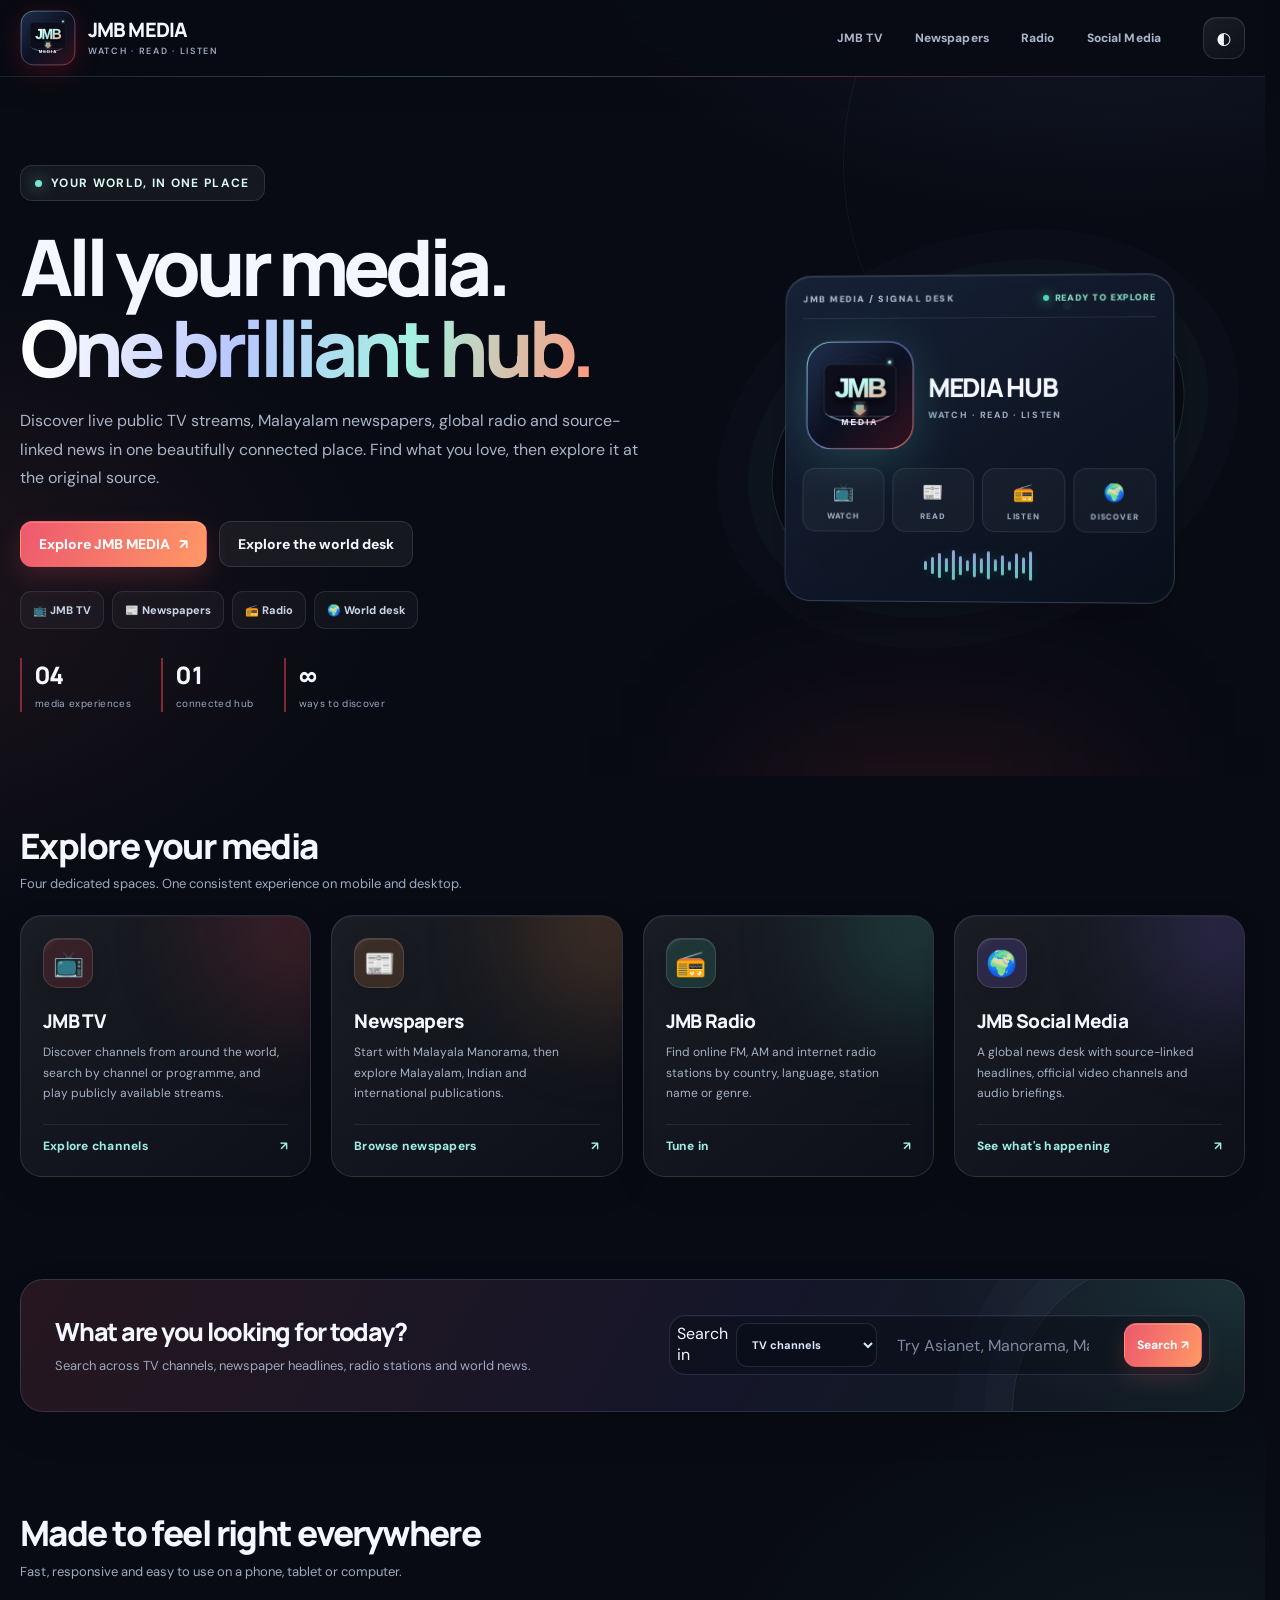
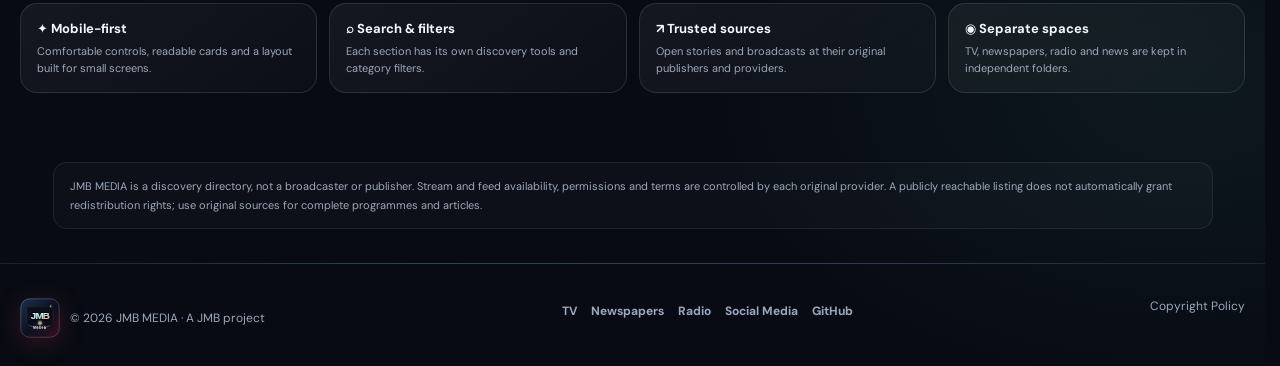
<file: index.html>
<!doctype html>
<html lang="en"><head><meta charset="utf-8">
<script id="jmb-theme-startup">try{if(localStorage.getItem("jmb-media-theme")==="light")document.documentElement.classList.add("light");}catch(e){}</script><meta name="viewport" content="width=device-width,initial-scale=1"><title>JMB MEDIA — Your world, one brilliant hub</title><meta name="description" content="Discover JMB TV, Malayalam and world newspapers, global radio and source-linked news in one connected media hub.">
<link rel="canonical" href="https://media.jmbhost.qzz.io/">
<meta property="og:type" content="website">
<meta property="og:site_name" content="JMB MEDIA">
<meta property="og:title" content="JMB MEDIA — One hub for every signal">
<meta property="og:description" content="Explore JMB TV, world newspapers, online radio and news in one beautiful media hub.">
<meta property="og:url" content="https://media.jmbhost.qzz.io/">
<meta property="og:image" content="https://media.jmbhost.qzz.io/favicon/jmb-app-icon.svg">
<meta name="twitter:card" content="summary">
<meta name="twitter:title" content="JMB MEDIA — One hub for every signal">
<meta name="twitter:description" content="Explore JMB TV, world newspapers, online radio and news in one beautiful media hub."><meta name="theme-color" content="#090b12"><link rel="icon" type="image/svg+xml" href="favicon/favicon.svg?v=10"><link rel="stylesheet" href="assets/css/styles.css"><link rel="stylesheet" href="assets/css/theme.css">
<link rel="stylesheet" href="assets/css/experience.css">
<link rel="stylesheet" href="assets/css/premium-layer.css"><link rel="stylesheet" href="assets/css/brand-intro.css?v=3"><link rel="stylesheet" href="assets/css/flow-state.css?v=2"><link rel="stylesheet" href="assets/css/visual-finish.css?v=1"><link rel="stylesheet" href="assets/css/signature-refinement.css?v=2">
<link rel="stylesheet" href="assets/css/redesign.css?v=1">
<link rel="stylesheet" href="assets/css/quality.css?v=1">
</head>
<body>
<a class="skip-link" href="#main-content">Skip to content</a>
<header class="site-header"><div class="container header-inner"><a class="brand" href="./"><img class="brand-mark brand-logo" src="favicon/jmb-logo.svg?v=10" alt="JMB logo" width="56" height="56" decoding="async"><span>JMB MEDIA<small>WATCH · READ · LISTEN</small></span></a><nav class="main-nav" aria-label="Primary"><a data-nav="tv" href="tv/">JMB TV</a><a data-nav="newspaper" href="newspaper/">Newspapers</a><a data-nav="radio" href="radio/">Radio</a><a data-nav="social" href="social/">Social Media</a></nav><div class="header-actions"><button class="icon-btn" data-theme-toggle aria-label="Toggle theme">◐</button><button class="menu-toggle" data-menu-toggle aria-label="Open menu" aria-expanded="false" aria-controls="jmbMobileNav">☰</button></div></div><nav id="jmbMobileNav" class="mobile-nav" data-mobile-nav aria-label="Mobile" aria-hidden="true"><a href="tv/">📺 JMB TV</a><a href="newspaper/">📰 Newspapers</a><a href="radio/">📻 JMB Radio</a><a href="social/">🌍 Social Media</a></nav></header>
<main id="main-content">
<section class="hero"><div class="container hero-layout">
<div class="hero-content">
<span class="eyebrow"><i></i> YOUR WORLD, IN ONE PLACE</span>
<h1>All your media.<br><span class="gradient">One brilliant hub.</span></h1>
<p class="hero-copy">Discover live public TV streams, Malayalam newspapers, global radio and source-linked news in one beautifully connected place. Find what you love, then explore it at the original source.</p>
<div class="hero-actions"><a class="btn" href="#explore">Explore JMB MEDIA <span>↗</span></a><a class="btn secondary" href="social/">Explore the world desk</a></div>
<div class="hero-shortcuts" aria-label="Explore a section"><a href="tv/">📺 JMB TV</a><a href="newspaper/">📰 Newspapers</a><a href="radio/">📻 Radio</a><a href="social/">🌍 World desk</a></div>
<div class="mini-stat-row"><div class="mini-stat"><strong>04</strong><span>media experiences</span></div><div class="mini-stat"><strong>01</strong><span>connected hub</span></div><div class="mini-stat"><strong>∞</strong><span>ways to discover</span></div></div>
</div>
<div class="hero-visual" aria-hidden="true">
<div class="hero-orbit"></div>
<div class="hero-screen">
<div class="hero-screen-top"><span>JMB MEDIA / SIGNAL DESK</span><span class="hero-screen-status"><i></i> READY TO EXPLORE</span></div>
<div class="hero-screen-brand"><img class="hero-screen-logo" src="favicon/jmb-logo.svg?v=10" alt=""><div><strong>MEDIA HUB</strong><small>WATCH · READ · LISTEN</small></div></div>
<div class="hero-screen-grid"><span><b>📺</b><small>WATCH</small></span><span><b>📰</b><small>READ</small></span><span><b>📻</b><small>LISTEN</small></span><span><b>🌍</b><small>DISCOVER</small></span></div>
<div class="hero-wave"><i style="--h:9px;--d:0ms"></i><i style="--h:17px;--d:80ms"></i><i style="--h:25px;--d:160ms"></i><i style="--h:14px;--d:240ms"></i><i style="--h:30px;--d:320ms"></i><i style="--h:19px;--d:400ms"></i><i style="--h:11px;--d:480ms"></i><i style="--h:24px;--d:560ms"></i><i style="--h:15px;--d:640ms"></i><i style="--h:28px;--d:720ms"></i><i style="--h:12px;--d:800ms"></i><i style="--h:20px;--d:880ms"></i><i style="--h:9px;--d:960ms"></i><i style="--h:25px;--d:1040ms"></i><i style="--h:16px;--d:1120ms"></i><i style="--h:29px;--d:1200ms"></i></div>
</div></div></div></section>
<section class="section" id="explore"><div class="container"><div class="section-head"><div><h2>Explore your media</h2><p>Four dedicated spaces. One consistent experience on mobile and desktop.</p></div></div>
<div class="service-grid">
<a class="service-card" href="tv/" style="--glow:#f04452;--tint:rgba(240,68,82,.15)"><span class="service-icon">📺</span><h3>JMB TV</h3><p>Discover channels from around the world, search by channel or programme, and play publicly available streams.</p><span class="card-bottom">Explore channels <b>↗</b></span></a>
<a class="service-card" href="newspaper/" style="--glow:#ff9a45;--tint:rgba(255,154,69,.15)"><span class="service-icon">📰</span><h3>Newspapers</h3><p>Start with Malayala Manorama, then explore Malayalam, Indian and international publications.</p><span class="card-bottom">Browse newspapers <b>↗</b></span></a>
<a class="service-card" href="radio/" style="--glow:#4ed6b0;--tint:rgba(78,214,176,.15)"><span class="service-icon">📻</span><h3>JMB Radio</h3><p>Find online FM, AM and internet radio stations by country, language, station name or genre.</p><span class="card-bottom">Tune in <b>↗</b></span></a>
<a class="service-card" href="social/" style="--glow:#8d72ff;--tint:rgba(141,114,255,.17)"><span class="service-icon">🌍</span><h3>JMB Social Media</h3><p>A global news desk with source-linked headlines, official video channels and audio briefings.</p><span class="card-bottom">See what's happening <b>↗</b></span></a>
</div></div></section>
<section class="section"><div class="container"><div class="feature-band"><div><h3>What are you looking for today?</h3><p>Search across TV channels, newspaper headlines, radio stations and world news.</p></div><form class="quick-search" data-global-search><label class="sr-only" for="globalSearchScope">Search in</label><select id="globalSearchScope" aria-label="Choose a JMB MEDIA section"><option value="tv">TV channels</option><option value="newspaper">Newspapers</option><option value="radio">Radio stations</option><option value="social">World news</option></select><input id="globalSearchInput" type="search" maxlength="120" placeholder="Try Asianet, Manorama, Malayalam news..." aria-label="Search the selected JMB MEDIA section"><button class="btn small" type="submit">Search ↗</button></form></div></div></section>
<section class="section"><div class="container"><div class="section-head"><div><h2>Made to feel right everywhere</h2><p>Fast, responsive and easy to use on a phone, tablet or computer.</p></div></div><div class="source-shelf"><div class="source-tile"><b>✦ Mobile-first</b><span>Comfortable controls, readable cards and a layout built for small screens.</span></div><div class="source-tile"><b>⌕ Search & filters</b><span>Each section has its own discovery tools and category filters.</span></div><div class="source-tile"><b>↗ Trusted sources</b><span>Open stories and broadcasts at their original publishers and providers.</span></div><div class="source-tile"><b>◉ Separate spaces</b><span>TV, newspapers, radio and news are kept in independent folders.</span></div></div></div></section>
</main>
<div class="container"><p class="site-disclaimer">JMB MEDIA is a discovery directory, not a broadcaster or publisher. Stream and feed availability, permissions and terms are controlled by each original provider. A publicly reachable listing does not automatically grant redistribution rights; use original sources for complete programmes and articles.</p></div>
<footer class="footer"><div class="container footer-inner"><div class="footer-brand"><img src="favicon/jmb-logo.svg?v=10" alt="" width="40" height="40" loading="lazy" decoding="async"><span>© <span data-year></span> JMB MEDIA · A JMB project</span></div><div class="footer-links"><a href="tv/">TV</a><a href="newspaper/">Newspapers</a><a href="radio/">Radio</a><a href="social/">Social Media</a><a href="https://github.com/JMBYTGAMER/JMB-MEDIA">GitHub</a></div> <a href="copyright/">Copyright Policy</a></div></footer>
<script src="assets/js/common.js?v=2"></script><script src="assets/js/experience.js"></script><script src="assets/js/mobile-dock.js?v=2"></script><script src="assets/js/brand-intro.js?v=3"></script></body></html>
</file>
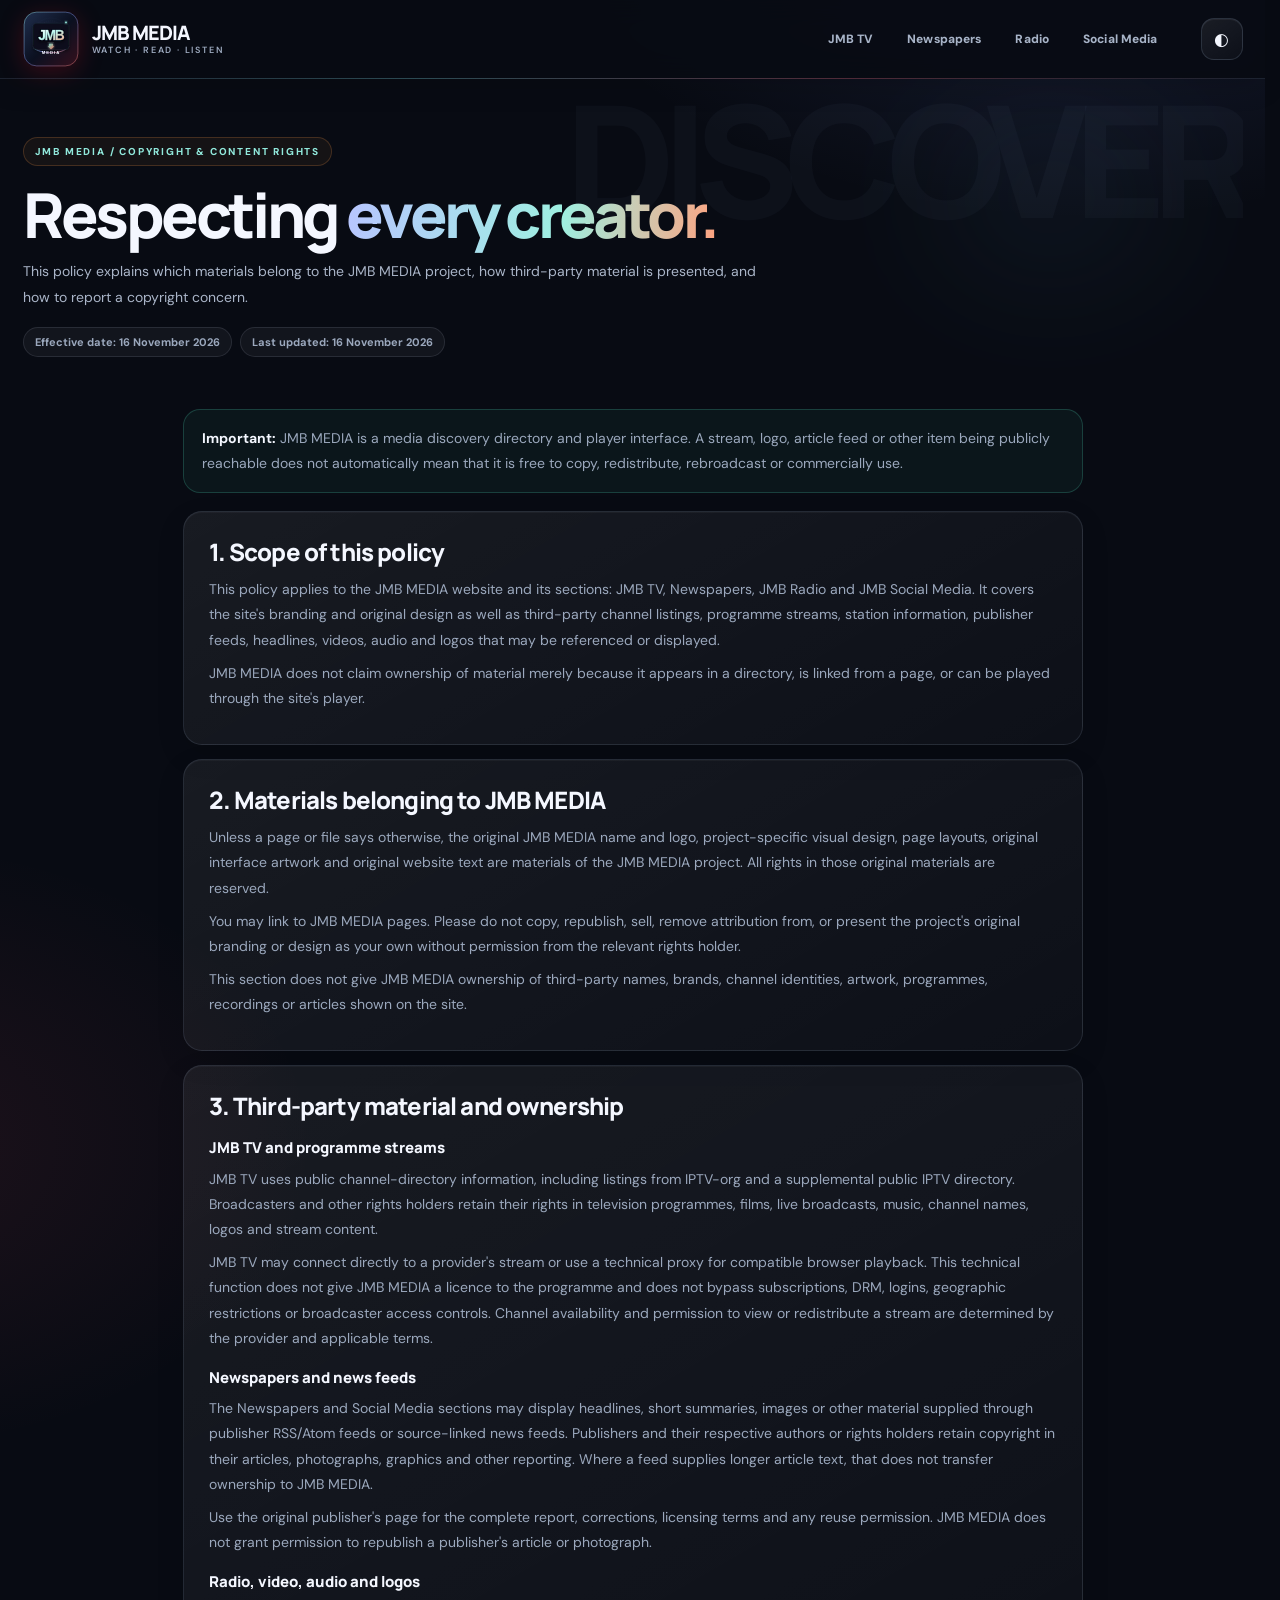
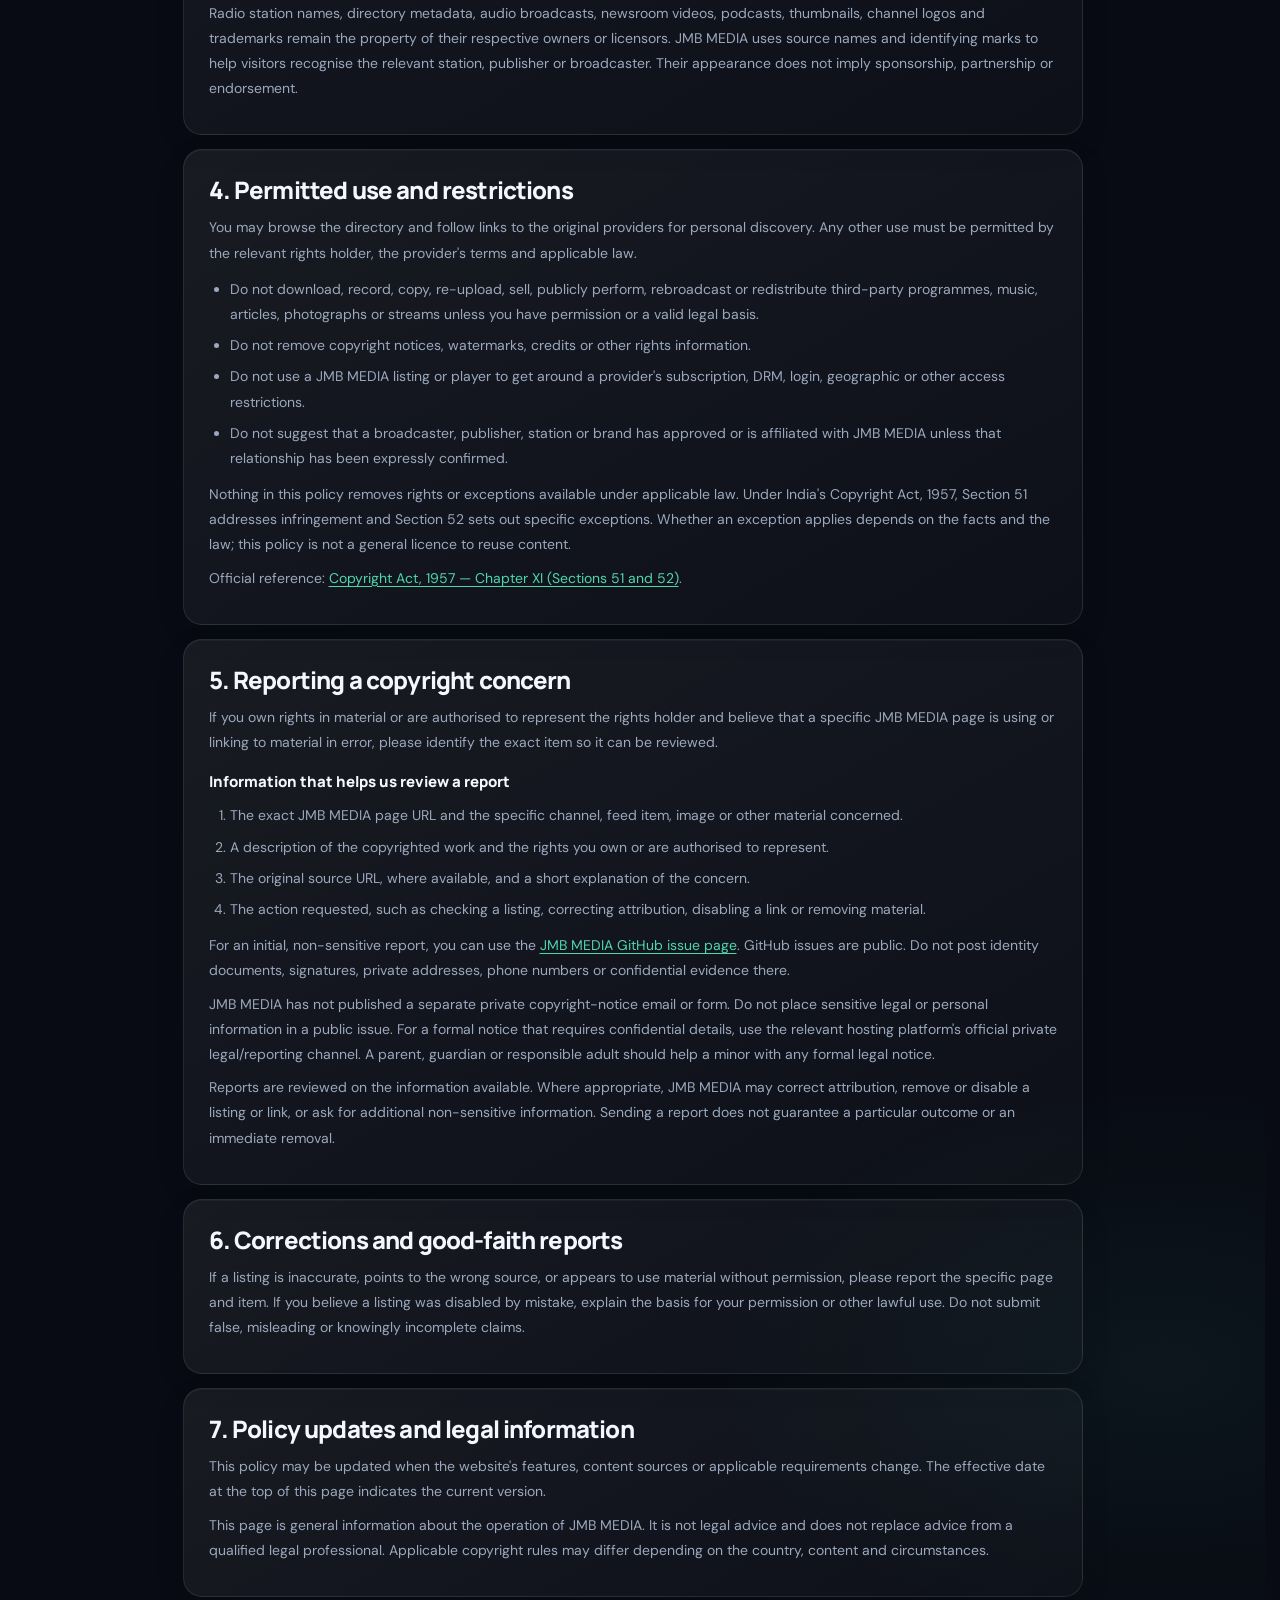
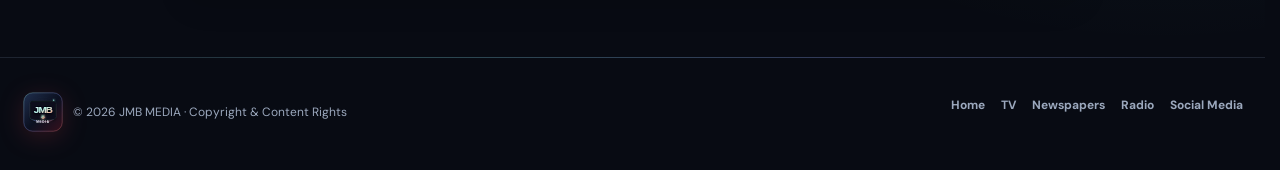
<file: copyright/index.html>
<!doctype html>
<html lang="en">
<head>
<meta charset="utf-8">
<meta name="viewport" content="width=device-width,initial-scale=1">
<title>Copyright Policy — JMB MEDIA</title>
<meta name="description" content="Read the JMB MEDIA Copyright and Third-Party Content Policy, including rights ownership, source attribution and how to report a copyright concern.">
<meta name="theme-color" content="#090b12">
<link rel="canonical" href="https://media.jmbhost.qzz.io/copyright/">
<meta property="og:type" content="website">
<meta property="og:site_name" content="JMB MEDIA">
<meta property="og:title" content="Copyright Policy — JMB MEDIA">
<meta property="og:description" content="How JMB MEDIA handles its own materials, third-party content, source links and copyright concerns.">
<meta property="og:url" content="https://media.jmbhost.qzz.io/copyright/">
<link rel="icon" type="image/svg+xml" href="../favicon/favicon.svg?v=10">
<link rel="stylesheet" href="../assets/css/styles.css">
<link rel="stylesheet" href="../assets/css/theme.css">
<link rel="stylesheet" href="../assets/css/experience.css">
<link rel="stylesheet" href="../assets/css/premium-layer.css">
<link rel="stylesheet" href="../assets/css/flow-state.css?v=2">
<link rel="stylesheet" href="../assets/css/visual-finish.css?v=1">
<style>
  .copyright-content{max-width:900px;margin-inline:auto}
  .copyright-content .media-card{padding:clamp(17px,3vw,25px);margin:14px 0}
  .copyright-content h2{font:800 clamp(19px,2.5vw,24px)/1.25 Manrope,system-ui,sans-serif;letter-spacing:-.035em;margin:0 0 10px}
  .copyright-content h3{font:800 15px/1.35 Manrope,system-ui,sans-serif;margin:17px 0 7px}
  .copyright-content p,.copyright-content li{color:var(--muted);font-size:14px;line-height:1.8}
  .copyright-content p{margin:8px 0}
  .copyright-content ul,.copyright-content ol{padding-left:21px;margin:8px 0}
  .copyright-content li{padding:3px 0}
  .copyright-content strong{color:var(--text)}
  .copyright-content a{color:var(--mint);text-decoration:underline;text-underline-offset:3px}
  .copyright-meta{display:flex;flex-wrap:wrap;gap:8px;margin-top:17px}
  .copyright-meta span{border:1px solid var(--line);background:rgba(255,255,255,.045);border-radius:999px;padding:7px 11px;color:var(--muted);font-size:11px;font-weight:700}
  .copyright-callout{border:1px solid rgba(78,214,176,.22);background:rgba(78,214,176,.055);border-radius:17px;padding:16px 18px;margin:18px 0}
  .copyright-callout p{margin:0}
  .copyright-link{overflow-wrap:anywhere}
  @media(max-width:680px){.copyright-content p,.copyright-content li{font-size:13px}.copyright-content .media-card{padding:15px;border-radius:17px}}
</style>
<link rel="stylesheet" href="../assets/css/brand-intro.css?v=3">
</head>
<body>
<a class="skip-link" href="#main-content">Skip to content</a>
<header class="site-header">
  <div class="container header-inner">
    <a class="brand" href="../" aria-label="JMB MEDIA home">
      <img class="brand-mark brand-logo" src="../favicon/jmb-logo.svg?v=10" alt="JMB logo" width="56" height="56" decoding="async">
      <span>JMB MEDIA<small>WATCH · READ · LISTEN</small></span>
    </a>
    <nav class="main-nav" aria-label="Primary">
      <a data-nav="tv" href="../tv/">JMB TV</a>
      <a data-nav="newspaper" href="../newspaper/">Newspapers</a>
      <a data-nav="radio" href="../radio/">Radio</a>
      <a data-nav="social" href="../social/">Social Media</a>
    </nav>
    <div class="header-actions">
      <button class="icon-btn" data-theme-toggle aria-label="Toggle theme">◐</button>
      <button class="menu-toggle" data-menu-toggle aria-label="Open menu" aria-expanded="false">☰</button>
    </div>
  </div>
  <nav class="mobile-nav" data-mobile-nav aria-label="Mobile">
    <a href="../tv/">📺 JMB TV</a>
    <a href="../newspaper/">📰 Newspapers</a>
    <a href="../radio/">📻 JMB Radio</a>
    <a href="../social/">🌍 Social Media</a>
  </nav>
</header>

<main id="main-content" class="container">
  <section class="page-hero">
    <span class="page-kicker">JMB MEDIA / COPYRIGHT & CONTENT RIGHTS</span>
    <h1>Respecting <span class="gradient">every creator.</span></h1>
    <p class="hero-copy">This policy explains which materials belong to the JMB MEDIA project, how third-party material is presented, and how to report a copyright concern.</p>
    <div class="copyright-meta">
      <span>Effective date: 16 November 2026</span>
      <span>Last updated: 16 November 2026</span>
    </div>
  </section>

  <div class="copyright-content">
    <div class="copyright-callout">
      <p><strong>Important:</strong> JMB MEDIA is a media discovery directory and player interface. A stream, logo, article feed or other item being publicly reachable does not automatically mean that it is free to copy, redistribute, rebroadcast or commercially use.</p>
    </div>

    <section class="media-card">
      <h2>1. Scope of this policy</h2>
      <p>This policy applies to the JMB MEDIA website and its sections: JMB TV, Newspapers, JMB Radio and JMB Social Media. It covers the site's branding and original design as well as third-party channel listings, programme streams, station information, publisher feeds, headlines, videos, audio and logos that may be referenced or displayed.</p>
      <p>JMB MEDIA does not claim ownership of material merely because it appears in a directory, is linked from a page, or can be played through the site's player.</p>
    </section>

    <section class="media-card">
      <h2>2. Materials belonging to JMB MEDIA</h2>
      <p>Unless a page or file says otherwise, the original JMB MEDIA name and logo, project-specific visual design, page layouts, original interface artwork and original website text are materials of the JMB MEDIA project. All rights in those original materials are reserved.</p>
      <p>You may link to JMB MEDIA pages. Please do not copy, republish, sell, remove attribution from, or present the project's original branding or design as your own without permission from the relevant rights holder.</p>
      <p>This section does not give JMB MEDIA ownership of third-party names, brands, channel identities, artwork, programmes, recordings or articles shown on the site.</p>
    </section>

    <section class="media-card">
      <h2>3. Third-party material and ownership</h2>
      <h3>JMB TV and programme streams</h3>
      <p>JMB TV uses public channel-directory information, including listings from IPTV-org and a supplemental public IPTV directory. Broadcasters and other rights holders retain their rights in television programmes, films, live broadcasts, music, channel names, logos and stream content.</p>
      <p>JMB TV may connect directly to a provider's stream or use a technical proxy for compatible browser playback. This technical function does not give JMB MEDIA a licence to the programme and does not bypass subscriptions, DRM, logins, geographic restrictions or broadcaster access controls. Channel availability and permission to view or redistribute a stream are determined by the provider and applicable terms.</p>

      <h3>Newspapers and news feeds</h3>
      <p>The Newspapers and Social Media sections may display headlines, short summaries, images or other material supplied through publisher RSS/Atom feeds or source-linked news feeds. Publishers and their respective authors or rights holders retain copyright in their articles, photographs, graphics and other reporting. Where a feed supplies longer article text, that does not transfer ownership to JMB MEDIA.</p>
      <p>Use the original publisher's page for the complete report, corrections, licensing terms and any reuse permission. JMB MEDIA does not grant permission to republish a publisher's article or photograph.</p>

      <h3>Radio, video, audio and logos</h3>
      <p>Radio station names, directory metadata, audio broadcasts, newsroom videos, podcasts, thumbnails, channel logos and trademarks remain the property of their respective owners or licensors. JMB MEDIA uses source names and identifying marks to help visitors recognise the relevant station, publisher or broadcaster. Their appearance does not imply sponsorship, partnership or endorsement.</p>
    </section>

    <section class="media-card">
      <h2>4. Permitted use and restrictions</h2>
      <p>You may browse the directory and follow links to the original providers for personal discovery. Any other use must be permitted by the relevant rights holder, the provider's terms and applicable law.</p>
      <ul>
        <li>Do not download, record, copy, re-upload, sell, publicly perform, rebroadcast or redistribute third-party programmes, music, articles, photographs or streams unless you have permission or a valid legal basis.</li>
        <li>Do not remove copyright notices, watermarks, credits or other rights information.</li>
        <li>Do not use a JMB MEDIA listing or player to get around a provider's subscription, DRM, login, geographic or other access restrictions.</li>
        <li>Do not suggest that a broadcaster, publisher, station or brand has approved or is affiliated with JMB MEDIA unless that relationship has been expressly confirmed.</li>
      </ul>
      <p>Nothing in this policy removes rights or exceptions available under applicable law. Under India's Copyright Act, 1957, Section 51 addresses infringement and Section 52 sets out specific exceptions. Whether an exception applies depends on the facts and the law; this policy is not a general licence to reuse content.</p>
      <p>Official reference: <a href="https://copyright.gov.in/Copyright_Act_1957/chapter_xi.html" target="_blank" rel="noopener noreferrer">Copyright Act, 1957 — Chapter XI (Sections 51 and 52)</a>.</p>
    </section>

    <section class="media-card">
      <h2>5. Reporting a copyright concern</h2>
      <p>If you own rights in material or are authorised to represent the rights holder and believe that a specific JMB MEDIA page is using or linking to material in error, please identify the exact item so it can be reviewed.</p>
      <h3>Information that helps us review a report</h3>
      <ol>
        <li>The exact JMB MEDIA page URL and the specific channel, feed item, image or other material concerned.</li>
        <li>A description of the copyrighted work and the rights you own or are authorised to represent.</li>
        <li>The original source URL, where available, and a short explanation of the concern.</li>
        <li>The action requested, such as checking a listing, correcting attribution, disabling a link or removing material.</li>
      </ol>
      <p>For an initial, non-sensitive report, you can use the <a class="copyright-link" href="https://github.com/JMBYTGAMER/JMB-MEDIA/issues/new" target="_blank" rel="noopener noreferrer">JMB MEDIA GitHub issue page</a>. GitHub issues are public. Do not post identity documents, signatures, private addresses, phone numbers or confidential evidence there.</p>
      <p>JMB MEDIA has not published a separate private copyright-notice email or form. Do not place sensitive legal or personal information in a public issue. For a formal notice that requires confidential details, use the relevant hosting platform's official private legal/reporting channel. A parent, guardian or responsible adult should help a minor with any formal legal notice.</p>
      <p>Reports are reviewed on the information available. Where appropriate, JMB MEDIA may correct attribution, remove or disable a listing or link, or ask for additional non-sensitive information. Sending a report does not guarantee a particular outcome or an immediate removal.</p>
    </section>

    <section class="media-card">
      <h2>6. Corrections and good-faith reports</h2>
      <p>If a listing is inaccurate, points to the wrong source, or appears to use material without permission, please report the specific page and item. If you believe a listing was disabled by mistake, explain the basis for your permission or other lawful use. Do not submit false, misleading or knowingly incomplete claims.</p>
    </section>

    <section class="media-card">
      <h2>7. Policy updates and legal information</h2>
      <p>This policy may be updated when the website's features, content sources or applicable requirements change. The effective date at the top of this page indicates the current version.</p>
      <p>This page is general information about the operation of JMB MEDIA. It is not legal advice and does not replace advice from a qualified legal professional. Applicable copyright rules may differ depending on the country, content and circumstances.</p>
    </section>
  </div>
</main>

<footer class="footer">
  <div class="container footer-inner">
    <div class="footer-brand">
      <img src="../favicon/jmb-logo.svg?v=10" alt="" width="40" height="40" loading="lazy" decoding="async">
      <span>© <span data-year></span> JMB MEDIA · Copyright & Content Rights</span>
    </div>
    <div class="footer-links">
      <a href="../">Home</a><a href="../tv/">TV</a><a href="../newspaper/">Newspapers</a><a href="../radio/">Radio</a><a href="../social/">Social Media</a>
    </div>
  </div>
</footer>
<script src="../assets/js/common.js"></script>
<script src="../assets/js/experience.js"></script>
<script src="../assets/js/mobile-dock.js"></script>
<script src="../assets/js/brand-intro.js?v=3"></script>
</body>
</html>
</file>
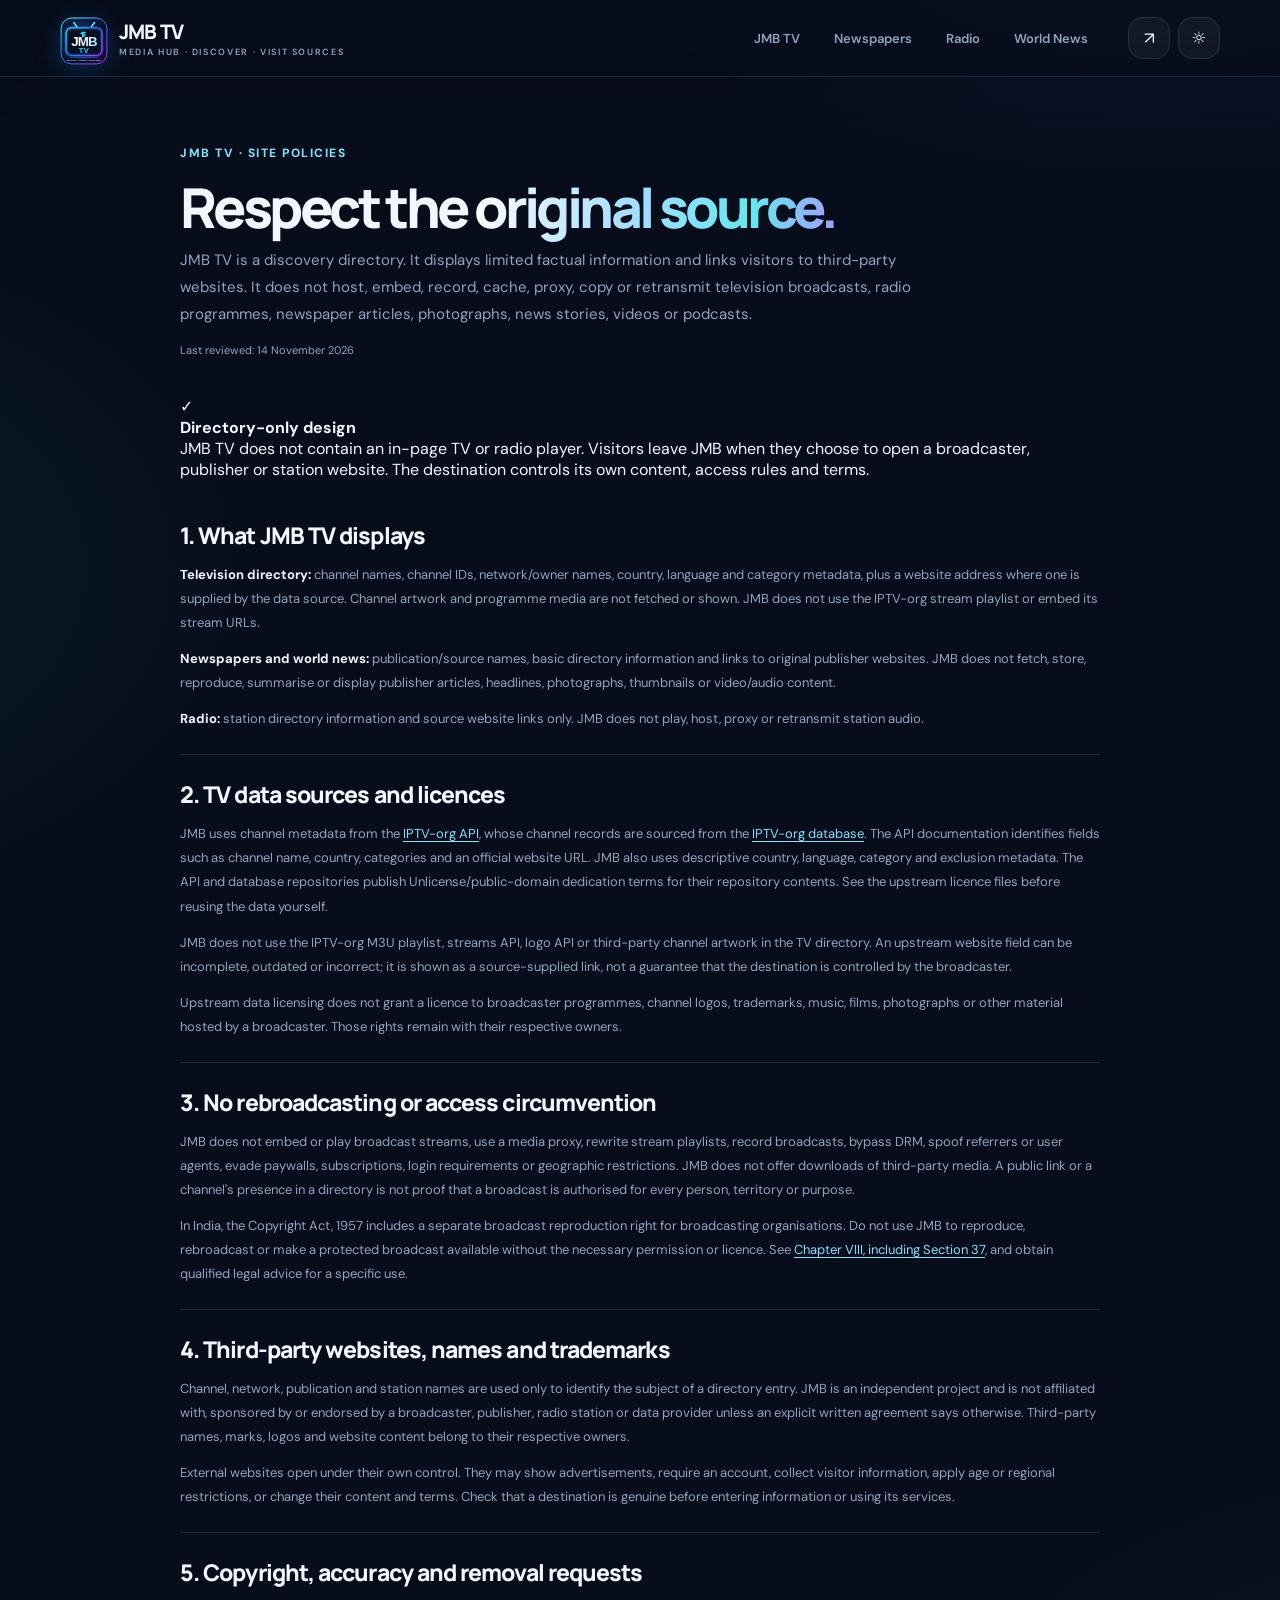
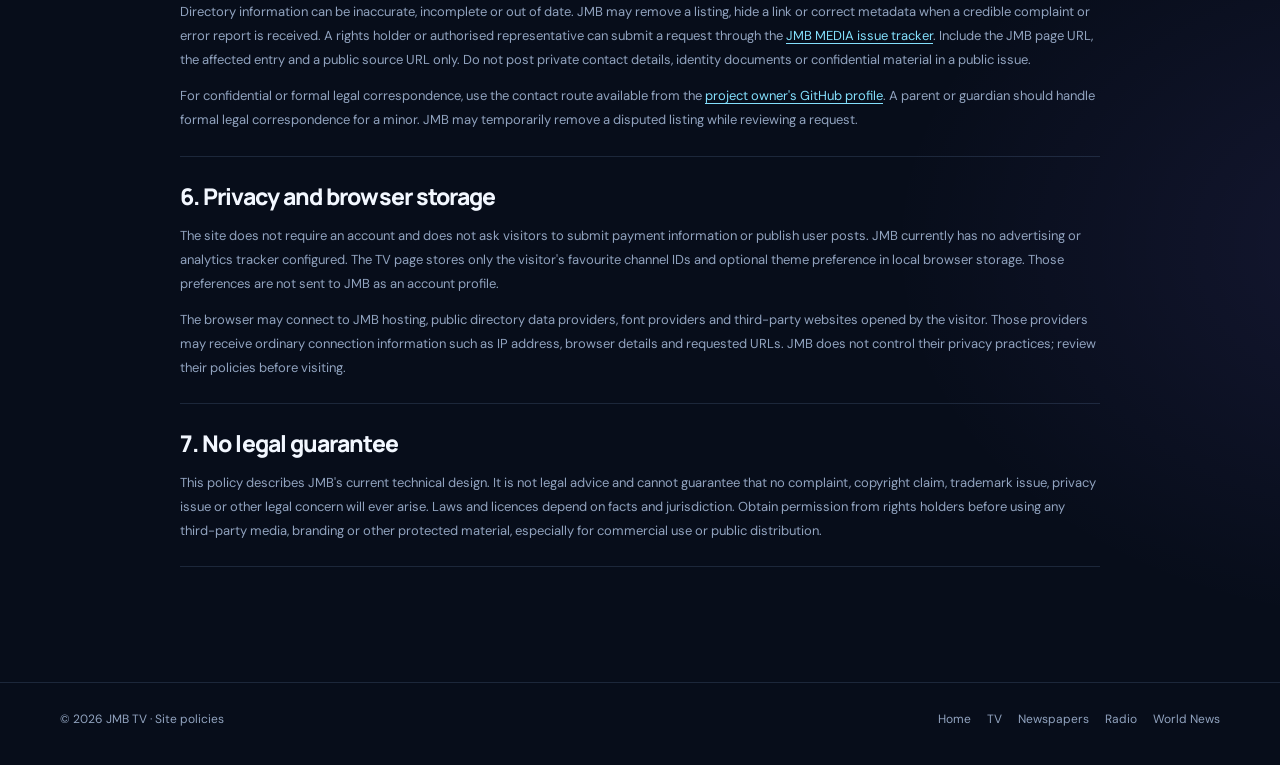
<file: legal/index.html>
<!doctype html>
<html lang="en"><head>
<meta charset="utf-8"><meta name="viewport" content="width=device-width,initial-scale=1,viewport-fit=cover">
<title>JMB TV — Copyright, Content & Privacy</title>
<meta name="description" content="JMB TV's content rules: channel and publisher discovery only, no third-party broadcasts, articles, images, audio or video hosting or retransmission.">
<meta name="theme-color" content="#070d1a"><link rel="icon" type="image/svg+xml" href="/favicon/favicon.svg?v=7"><link rel="manifest" href="../favicon/media.webmanifest?v=4">
<link rel="stylesheet" href="../assets/css/styles.css"><link rel="stylesheet" href="../assets/css/theme.css"><link rel="stylesheet" href="../assets/css/premium.css"><link rel="stylesheet" href="../assets/css/legal.css">
<meta property="og:type" content="website"><meta property="og:site_name" content="JMB TV"><meta property="og:title" content="JMB TV — Copyright, Content & Privacy"><meta property="og:description" content="How JMB TV handles factual directory data, third-party links, copyright and privacy."><meta property="og:url" content="https://media.jmbhost.qzz.io/legal/"><meta property="og:image" content="https://media.jmbhost.qzz.io/assets/branding/jmb-tv-share.jpg?v=7"><meta name="twitter:card" content="summary_large_image"><meta name="twitter:title" content="JMB TV — Copyright, Content & Privacy"><meta name="twitter:description" content="JMB TV content and privacy information."><meta name="twitter:image" content="https://media.jmbhost.qzz.io/assets/branding/jmb-tv-share.jpg?v=7">
</head><body>
<header class="site-header"><div class="container header-inner"><a class="brand" href="../" aria-label="JMB TV home"><span class="brand-mark"><img src="/assets/branding/jmb-tv-logo.svg?v=3" alt="JMB TV logo"></span><span>JMB TV<small>MEDIA HUB · DISCOVER · VISIT SOURCES</small></span></a><nav class="main-nav" aria-label="Main navigation"><a data-nav="tv" href="../tv/">JMB TV</a><a data-nav="newspaper" href="../newspaper/">Newspapers</a><a data-nav="radio" href="../radio/">Radio</a><a data-nav="social" href="../social/">World News</a></nav><div class="header-actions"><button class="icon-btn" data-share-site aria-label="Share JMB TV">↗</button><button class="icon-btn" data-theme-toggle aria-label="Switch theme">☼</button><button class="menu-toggle" data-menu-toggle aria-label="Open menu" aria-expanded="false">☰</button></div></div><nav class="mobile-nav" data-mobile-nav><a href="../">⌂ Home</a><a href="../tv/">📺 JMB TV</a><a href="../newspaper/">📰 Newspapers</a><a href="../radio/">📻 JMB Radio</a><a href="../social/">🌍 World News</a></nav></header>
<main class="container legal-main">
<section class="page-hero"><span class="page-kicker">JMB TV · SITE POLICIES</span><h1>Respect the <span class="gradient">original source.</span></h1><p class="hero-copy">JMB TV is a discovery directory. It displays limited factual information and links visitors to third-party websites. It does not host, embed, record, cache, proxy, copy or retransmit television broadcasts, radio programmes, newspaper articles, photographs, news stories, videos or podcasts.</p><p class="legal-updated">Last reviewed: 14 November 2026</p></section>
<div class="tv-legal-note"><span class="tv-legal-icon">✓</span><div><strong>Directory-only design</strong><p>JMB TV does not contain an in-page TV or radio player. Visitors leave JMB when they choose to open a broadcaster, publisher or station website. The destination controls its own content, access rules and terms.</p></div></div>

<section class="legal-section"><h2>1. What JMB TV displays</h2>
<p><strong>Television directory:</strong> channel names, channel IDs, network/owner names, country, language and category metadata, plus a website address where one is supplied by the data source. Channel artwork and programme media are not fetched or shown. JMB does not use the IPTV-org stream playlist or embed its stream URLs.</p>
<p><strong>Newspapers and world news:</strong> publication/source names, basic directory information and links to original publisher websites. JMB does not fetch, store, reproduce, summarise or display publisher articles, headlines, photographs, thumbnails or video/audio content.</p>
<p><strong>Radio:</strong> station directory information and source website links only. JMB does not play, host, proxy or retransmit station audio.</p></section>

<section class="legal-section"><h2>2. TV data sources and licences</h2>
<p>JMB uses channel metadata from the <a href="https://github.com/iptv-org/api" target="_blank" rel="noopener noreferrer">IPTV-org API</a>, whose channel records are sourced from the <a href="https://github.com/iptv-org/database" target="_blank" rel="noopener noreferrer">IPTV-org database</a>. The API documentation identifies fields such as channel name, country, categories and an official website URL. JMB also uses descriptive country, language, category and exclusion metadata. The API and database repositories publish Unlicense/public-domain dedication terms for their repository contents. See the upstream licence files before reusing the data yourself.</p>
<p>JMB does not use the IPTV-org M3U playlist, streams API, logo API or third-party channel artwork in the TV directory. An upstream website field can be incomplete, outdated or incorrect; it is shown as a source-supplied link, not a guarantee that the destination is controlled by the broadcaster.</p>
<p>Upstream data licensing does not grant a licence to broadcaster programmes, channel logos, trademarks, music, films, photographs or other material hosted by a broadcaster. Those rights remain with their respective owners.</p></section>

<section class="legal-section"><h2>3. No rebroadcasting or access circumvention</h2>
<p>JMB does not embed or play broadcast streams, use a media proxy, rewrite stream playlists, record broadcasts, bypass DRM, spoof referrers or user agents, evade paywalls, subscriptions, login requirements or geographic restrictions. JMB does not offer downloads of third-party media. A public link or a channel's presence in a directory is not proof that a broadcast is authorised for every person, territory or purpose.</p>
<p>In India, the Copyright Act, 1957 includes a separate broadcast reproduction right for broadcasting organisations. Do not use JMB to reproduce, rebroadcast or make a protected broadcast available without the necessary permission or licence. See <a href="https://copyright.gov.in/Copyright_Act_1957/chapter_viii.html" target="_blank" rel="noopener noreferrer">Chapter VIII, including Section 37</a>, and obtain qualified legal advice for a specific use.</p></section>

<section class="legal-section"><h2>4. Third-party websites, names and trademarks</h2>
<p>Channel, network, publication and station names are used only to identify the subject of a directory entry. JMB is an independent project and is not affiliated with, sponsored by or endorsed by a broadcaster, publisher, radio station or data provider unless an explicit written agreement says otherwise. Third-party names, marks, logos and website content belong to their respective owners.</p>
<p>External websites open under their own control. They may show advertisements, require an account, collect visitor information, apply age or regional restrictions, or change their content and terms. Check that a destination is genuine before entering information or using its services.</p></section>

<section class="legal-section"><h2>5. Copyright, accuracy and removal requests</h2>
<p>Directory information can be inaccurate, incomplete or out of date. JMB may remove a listing, hide a link or correct metadata when a credible complaint or error report is received. A rights holder or authorised representative can submit a request through the <a href="https://github.com/JMBYTGAMER/JMB-MEDIA/issues/new" target="_blank" rel="noopener noreferrer">JMB MEDIA issue tracker</a>. Include the JMB page URL, the affected entry and a public source URL only. Do not post private contact details, identity documents or confidential material in a public issue.</p>
<p>For confidential or formal legal correspondence, use the contact route available from the <a href="https://github.com/JMBYTGAMER" target="_blank" rel="noopener noreferrer">project owner's GitHub profile</a>. A parent or guardian should handle formal legal correspondence for a minor. JMB may temporarily remove a disputed listing while reviewing a request.</p></section>

<section class="legal-section"><h2>6. Privacy and browser storage</h2>
<p>The site does not require an account and does not ask visitors to submit payment information or publish user posts. JMB currently has no advertising or analytics tracker configured. The TV page stores only the visitor's favourite channel IDs and optional theme preference in local browser storage. Those preferences are not sent to JMB as an account profile.</p>
<p>The browser may connect to JMB hosting, public directory data providers, font providers and third-party websites opened by the visitor. Those providers may receive ordinary connection information such as IP address, browser details and requested URLs. JMB does not control their privacy practices; review their policies before visiting.</p></section>

<section class="legal-section"><h2>7. No legal guarantee</h2>
<p>This policy describes JMB's current technical design. It is not legal advice and cannot guarantee that no complaint, copyright claim, trademark issue, privacy issue or other legal concern will ever arise. Laws and licences depend on facts and jurisdiction. Obtain permission from rights holders before using any third-party media, branding or other protected material, especially for commercial use or public distribution.</p></section>
</main>
<footer class="footer"><div class="container footer-inner"><div>© <span data-year></span> JMB TV · Site policies</div><div class="footer-links"><a href="../">Home</a><a href="../tv/">TV</a><a href="../newspaper/">Newspapers</a><a href="../radio/">Radio</a><a href="../social/">World News</a></div></div></footer>
<script src="../assets/js/common.js"></script></body></html>
</file>
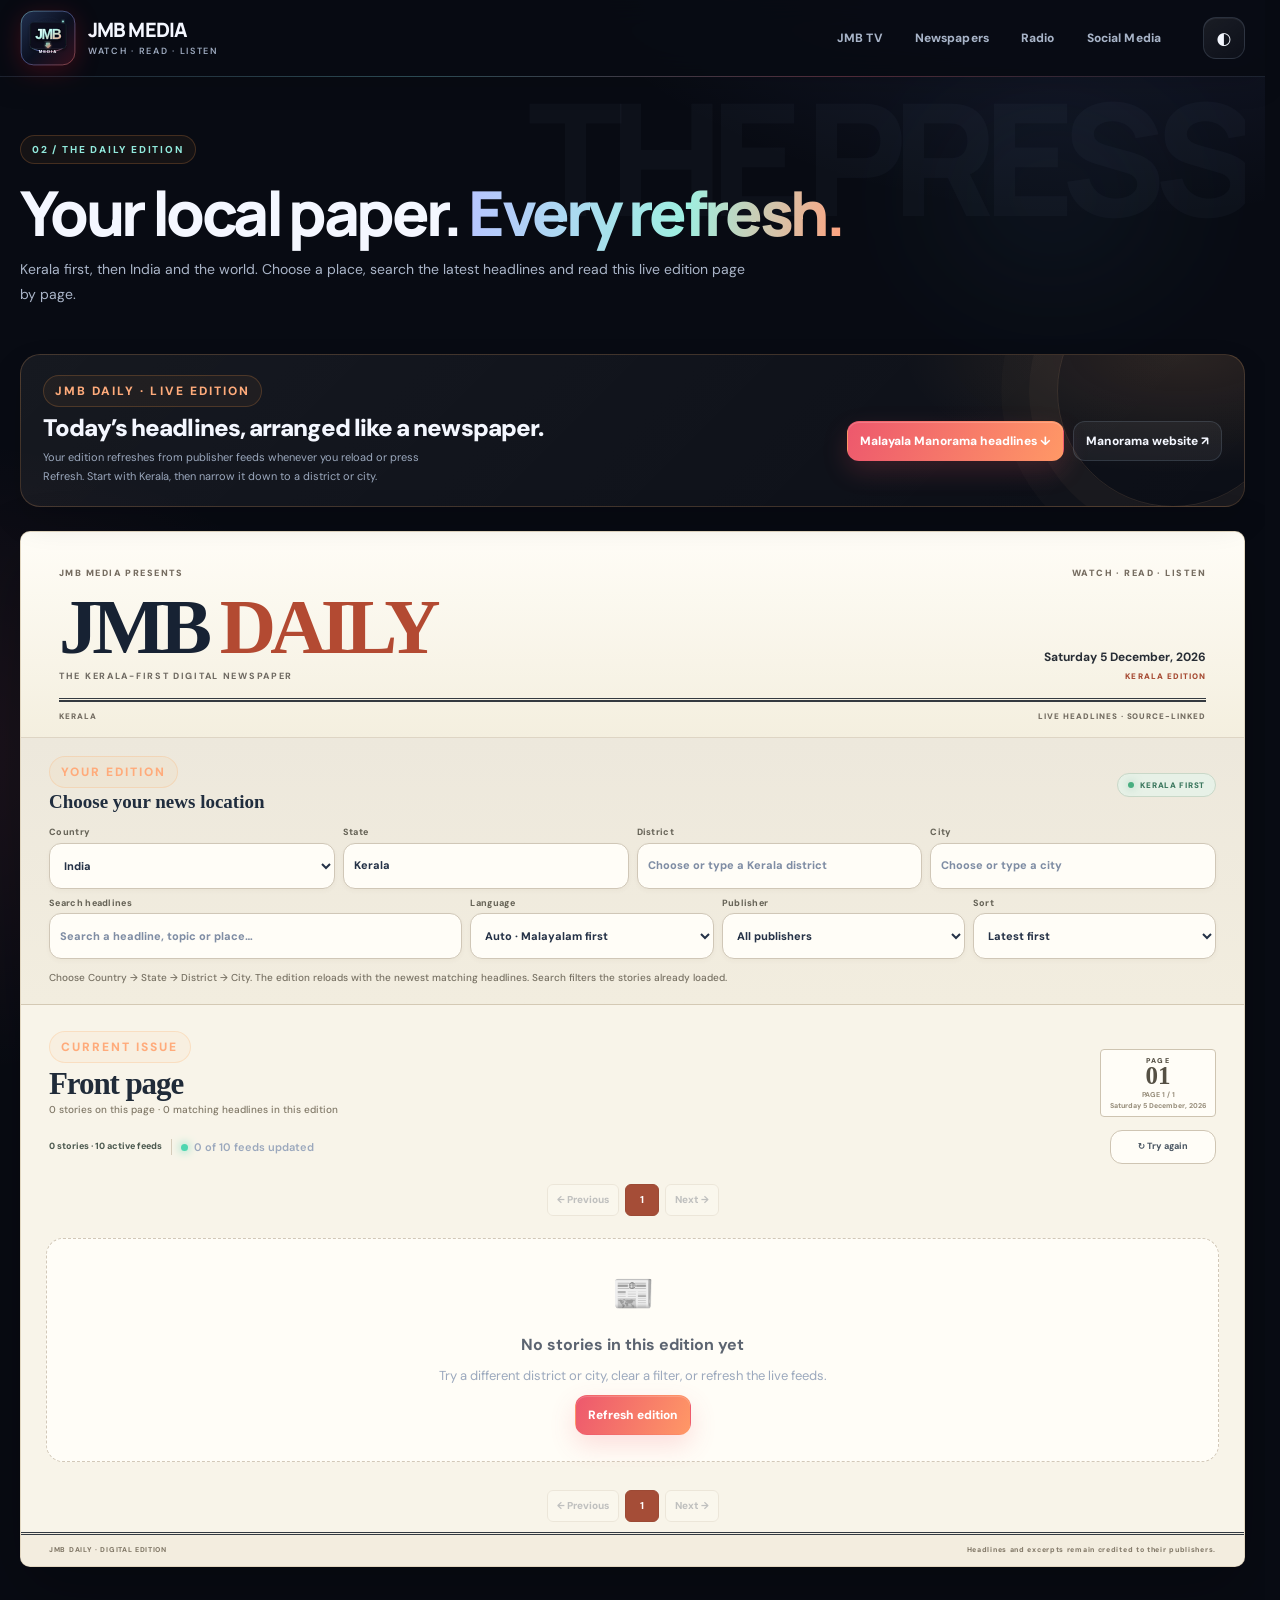
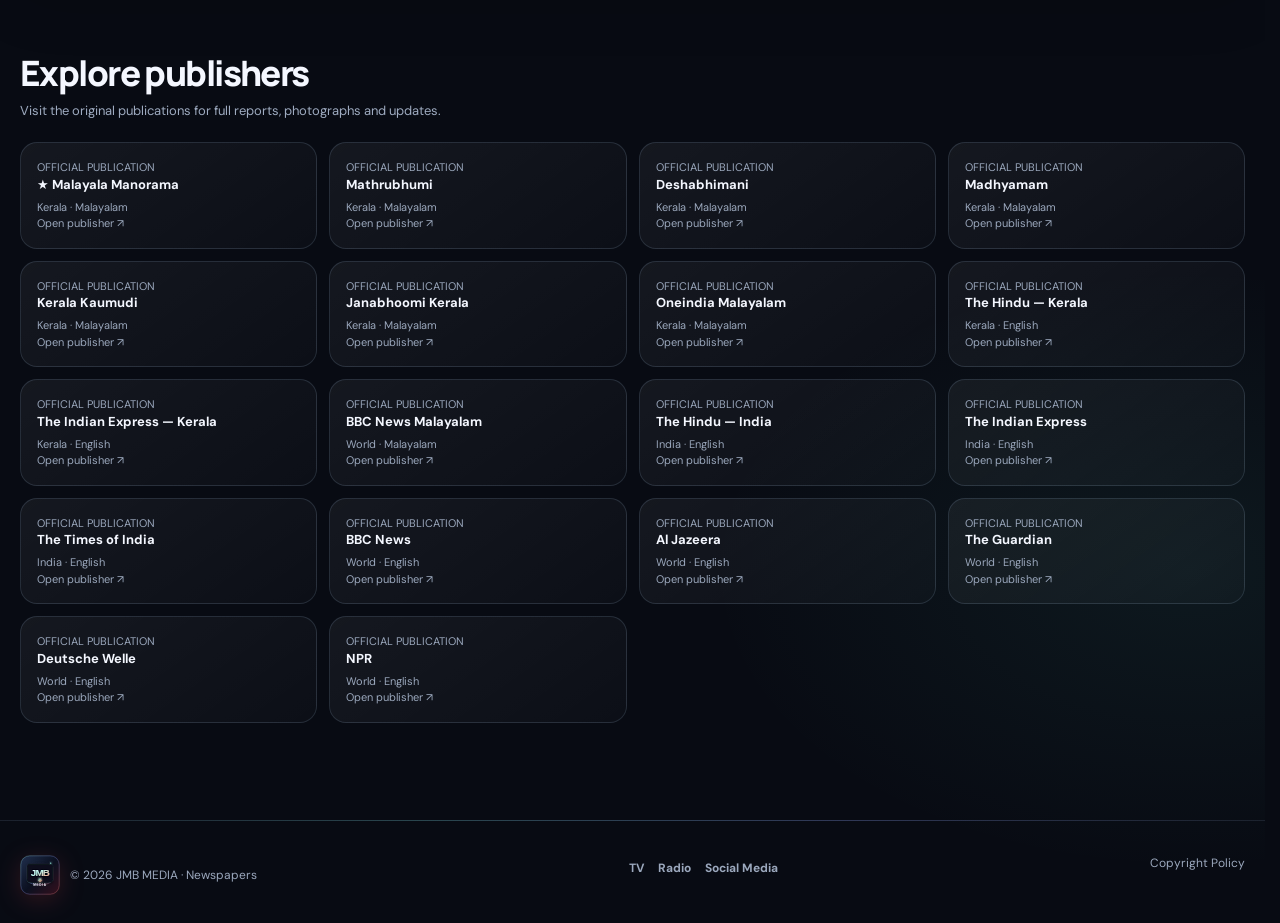
<file: newspaper/index.html>
<!doctype html>
<html lang="en"><head><meta charset="utf-8">
<script id="jmb-theme-startup">try{if(localStorage.getItem("jmb-media-theme")==="light")document.documentElement.classList.add("light");}catch(e){}</script><meta name="viewport" content="width=device-width,initial-scale=1"><title>JMB Newspapers — Read the world</title><meta name="description" content="Explore Malayalam, Indian and international newspapers, with source-linked latest headlines.">
<link rel="canonical" href="https://media.jmbhost.qzz.io/newspaper/">
<meta property="og:type" content="website">
<meta property="og:site_name" content="JMB MEDIA">
<meta property="og:title" content="JMB Newspapers — Read the world">
<meta property="og:description" content="Explore Malayalam, Indian and international newspapers, with source-linked latest headlines.">
<meta property="og:url" content="https://media.jmbhost.qzz.io/newspaper/">
<meta property="og:image" content="https://media.jmbhost.qzz.io/favicon/jmb-app-icon.svg">
<meta name="twitter:card" content="summary">
<meta name="twitter:title" content="JMB Newspapers — Read the world">
<meta name="twitter:description" content="Explore Malayalam, Indian and international newspapers, with source-linked latest headlines."><meta name="theme-color" content="#090b12"><link rel="icon" type="image/svg+xml" href="../favicon/favicon.svg?v=10"><link rel="stylesheet" href="../assets/css/styles.css"><link rel="stylesheet" href="../assets/css/theme.css">
<link rel="stylesheet" href="../assets/css/experience.css">
<link rel="stylesheet" href="../assets/css/premium-layer.css"><link rel="stylesheet" href="../assets/css/brand-intro.css?v=3"><link rel="stylesheet" href="../assets/css/flow-state.css?v=2"><link rel="stylesheet" href="../assets/css/visual-finish.css?v=1"><link rel="stylesheet" href="../assets/css/signature-refinement.css?v=2">
<link rel="stylesheet" href="../assets/css/redesign.css?v=1">
<link rel="stylesheet" href="../assets/css/quality.css?v=1">
<link rel="stylesheet" href="edition.css?v=1">
</head>
<body>
<a class="skip-link" href="#main-content">Skip to content</a><header class="site-header"><div class="container header-inner"><a class="brand" href="../"><img class="brand-mark brand-logo" src="../favicon/jmb-logo.svg?v=10" alt="JMB logo" width="56" height="56" decoding="async"><span>JMB MEDIA<small>WATCH · READ · LISTEN</small></span></a><nav class="main-nav" aria-label="Primary"><a data-nav="tv" href="../tv/">JMB TV</a><a data-nav="newspaper" href="../newspaper/">Newspapers</a><a data-nav="radio" href="../radio/">Radio</a><a data-nav="social" href="../social/">Social Media</a></nav><div class="header-actions"><button class="icon-btn" data-theme-toggle aria-label="Toggle theme">◐</button><button class="menu-toggle" data-menu-toggle aria-label="Open menu" aria-expanded="false" aria-controls="jmbMobileNav">☰</button></div></div><nav id="jmbMobileNav" class="mobile-nav" data-mobile-nav aria-label="Mobile" aria-hidden="true"><a href="../tv/">📺 JMB TV</a><a href="../newspaper/">📰 Newspapers</a><a href="../radio/">📻 JMB Radio</a><a href="../social/">🌍 Social Media</a></nav></header>
<main id="main-content" class="container newspaper-page">
<section class="page-hero"><span class="page-kicker">02 / THE DAILY EDITION</span><h1>Your local paper. <span class="gradient">Every refresh.</span></h1><p class="hero-copy">Kerala first, then India and the world. Choose a place, search the latest headlines and read this live edition page by page.</p></section>
<section class="newspaper-feature"><div class="paper-feature-copy"><span class="page-kicker">JMB DAILY · LIVE EDITION</span><h2>Today’s headlines, arranged like a newspaper.</h2><p class="muted tiny">Your edition refreshes from publisher feeds whenever you reload or press Refresh. Start with Kerala, then narrow it down to a district or city.</p></div><div class="card-actions"><button class="btn small" id="manoramaOnJmb" type="button">Malayala Manorama headlines ↓</button><a class="btn small secondary" href="https://www.manoramaonline.com/" target="_blank" rel="noopener noreferrer">Manorama website ↗</a></div></section>
<section class="edition-frame" id="editionPageTop" aria-label="JMB Daily newspaper pages">
 <div class="edition-masthead">
  <div class="edition-brandline"><span>JMB MEDIA PRESENTS</span><span>WATCH · READ · LISTEN</span></div>
  <div class="edition-masthead-main"><div><div class="edition-title">JMB <span>DAILY</span></div><p>THE KERALA-FIRST DIGITAL NEWSPAPER</p></div><div class="edition-datebox"><strong id="editionDate">Today’s edition</strong><span id="editionPlace">KERALA EDITION · INDIA</span></div></div>
  <div class="edition-rule"></div>
  <div class="edition-currentline"><span id="editionLocation">Kerala, India</span><span>LIVE HEADLINES · SOURCE-LINKED</span></div>
 </div>
 <div class="edition-controls">
  <div class="edition-controls-heading"><div><span class="page-kicker">YOUR EDITION</span><h2>Choose your news location</h2></div><span class="edition-auto-pill"><i></i> KERALA FIRST</span></div>
  <div class="edition-location-grid">
   <label>Country<select id="countryFilter" class="field"><option value="IN" selected>India</option><option value="AE">United Arab Emirates</option><option value="GB">United Kingdom</option><option value="US">United States</option><option value="CA">Canada</option><option value="AU">Australia</option><option value="SG">Singapore</option><option value="QA">Qatar</option><option value="SA">Saudi Arabia</option></select></label>
   <label>State<input id="stateFilter" class="field" list="stateOptions" value="Kerala" placeholder="Choose or type a state"><datalist id="stateOptions"></datalist></label>
   <label>District<input id="districtFilter" class="field" list="districtOptions" placeholder="Choose or type a district"><datalist id="districtOptions"></datalist></label>
   <label>City<input id="cityFilter" class="field" list="cityOptions" placeholder="Choose or type a city"><datalist id="cityOptions"></datalist></label>
  </div>
  <div class="edition-search-grid">
   <label class="edition-search-label">Search headlines<input id="newsSearch" class="field" type="search" placeholder="Search a headline, topic or place…" aria-label="Search newspaper headlines"></label>
   <label>Language<select id="languageFilter" class="field"><option value="">Auto · Malayalam first</option><option value="Malayalam">Malayalam</option><option value="English">English</option><option value="Hindi">Hindi</option></select></label>
   <label>Publisher<select id="publisherFilter" class="field"><option value="">All publishers</option></select></label>
   <label>Sort<select id="sortFilter" class="field"><option value="newest">Latest first</option><option value="source">Publisher A–Z</option></select></label>
  </div>
  <div class="edition-explainer">Choose Country → State → District → City. The edition reloads with the newest matching headlines. Search filters the stories already loaded.</div>
 </div>
 <div class="edition-page-heading">
  <div><span class="page-kicker">CURRENT ISSUE</span><h2 id="editionPageTitle">Front page</h2><p id="editionSummary">Loading the latest stories…</p></div>
  <div class="edition-page-stamp"><span>PAGE</span><strong id="editionPageNumber">01</strong><small id="editionPageCounter">PAGE 1 / 1</small><small id="editionPageDate"></small></div>
 </div>
 <div class="edition-page-meta"><span id="newsStatus" role="status" aria-live="polite">Preparing today’s edition…</span><span id="newsHealth" class="news-health">Checking publisher feeds</span><button id="newsRetry" class="btn small secondary" type="button">↻ Refresh edition</button></div>
 <div id="editionPagerTop" class="edition-pager" aria-label="Newspaper page navigation"></div>
 <div id="newsGrid" class="newspaper-pages"><div class="loading-state">Preparing the front page <span class="loading-dot"></span></div></div>
 <div class="edition-pager edition-pager-bottom" id="editionPagerBottom" aria-label="Newspaper page navigation"></div>
 <div class="edition-colophon"><span>JMB DAILY · DIGITAL EDITION</span><span>Headlines and excerpts remain credited to their publishers.</span></div>
</section>
<section id="articleReader" class="article-reader" hidden aria-label="Newspaper story reader"><div class="reader-panel"><button id="readerClose" class="reader-close" type="button" aria-label="Close reader">✕</button><div id="readerContent"></div></div></section>
<section class="section"><div class="section-head"><div><h2>Explore publishers</h2><p>Visit the original publications for full reports, photographs and updates.</p></div></div><div id="publisherGrid" class="source-shelf"></div></section>
</main>
<footer class="footer"><div class="container footer-inner"><div class="footer-brand"><img src="../favicon/jmb-logo.svg?v=10" alt="" width="40" height="40" loading="lazy" decoding="async"><span>© <span data-year></span> JMB MEDIA · Newspapers</span></div><div class="footer-links"><a href="../tv/">TV</a><a href="../radio/">Radio</a><a href="../social/">Social Media</a></div> <a href="../copyright/">Copyright Policy</a></div></footer>
<script src="../assets/js/common.js?v=2"></script><script src="../assets/js/experience.js"></script><script src="../assets/js/mobile-dock.js?v=2"></script><script src="../assets/js/brand-intro.js?v=3"></script><script src="app.js?v=6"></script></body></html>
</file>
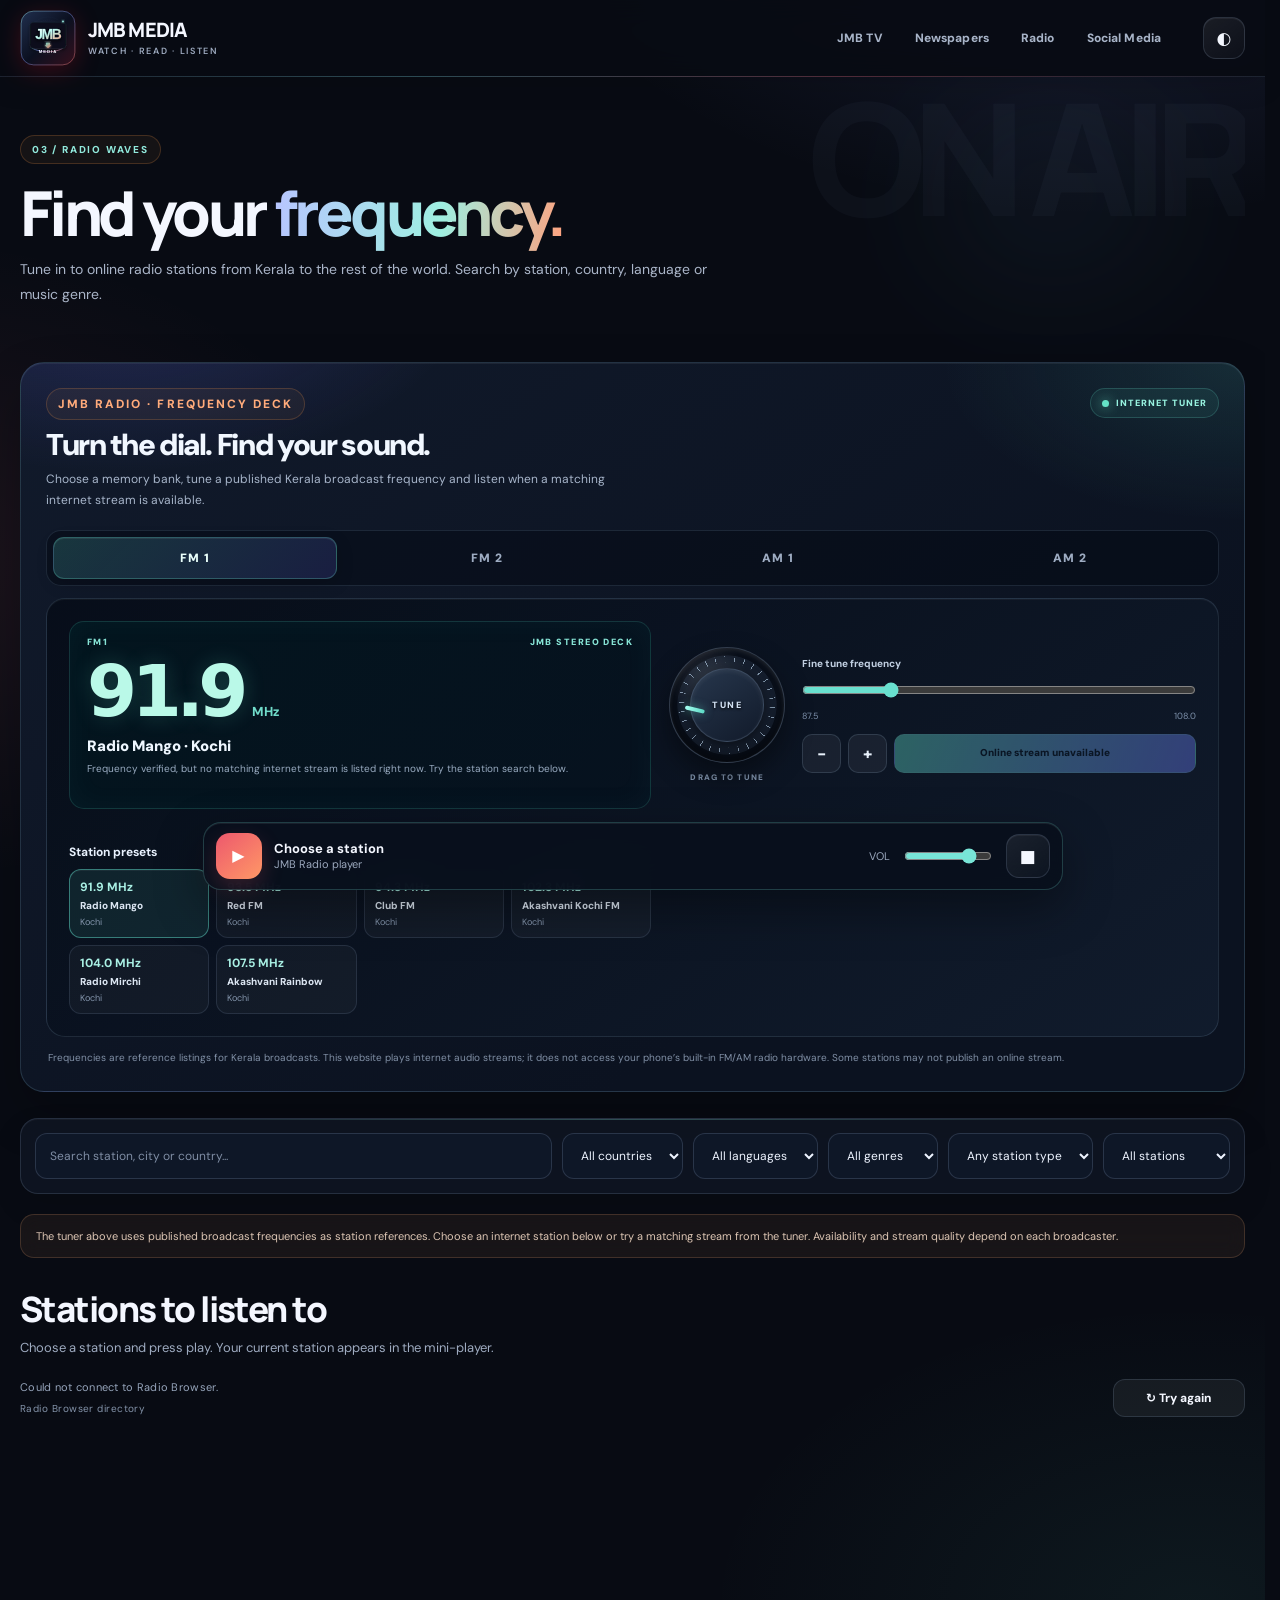
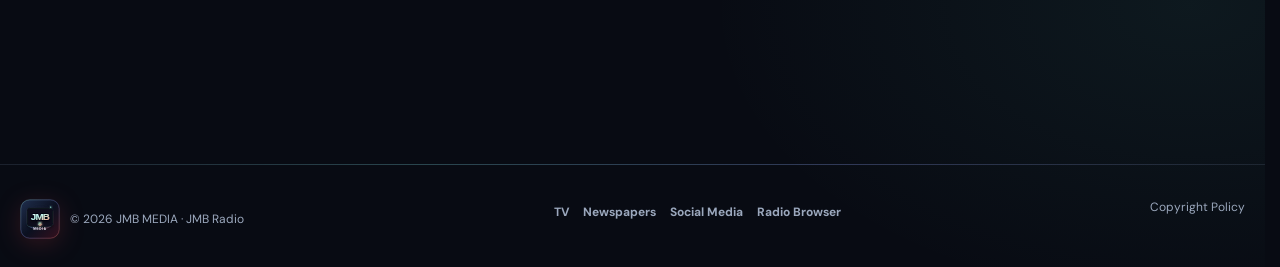
<file: radio/index.html>
<!doctype html>
<html lang="en"><head><meta charset="utf-8">
<script id="jmb-theme-startup">try{if(localStorage.getItem("jmb-media-theme")==="light")document.documentElement.classList.add("light");}catch(e){}</script><meta name="viewport" content="width=device-width,initial-scale=1"><title>JMB Radio — Listen around the world</title><meta name="description" content="Discover online radio stations by name, country, language and genre.">
<link rel="canonical" href="https://media.jmbhost.qzz.io/radio/">
<meta property="og:type" content="website">
<meta property="og:site_name" content="JMB MEDIA">
<meta property="og:title" content="JMB Radio — Listen around the world">
<meta property="og:description" content="Discover online radio stations by name, country, language and genre.">
<meta property="og:url" content="https://media.jmbhost.qzz.io/radio/">
<meta property="og:image" content="https://media.jmbhost.qzz.io/favicon/jmb-app-icon.svg">
<meta name="twitter:card" content="summary">
<meta name="twitter:title" content="JMB Radio — Listen around the world">
<meta name="twitter:description" content="Discover online radio stations by name, country, language and genre."><meta name="theme-color" content="#090b12"><link rel="icon" type="image/svg+xml" href="../favicon/favicon.svg?v=10"><link rel="stylesheet" href="../assets/css/styles.css"><link rel="stylesheet" href="../assets/css/theme.css">
<link rel="stylesheet" href="../assets/css/experience.css">
<link rel="stylesheet" href="../assets/css/premium-layer.css"><link rel="stylesheet" href="../assets/css/brand-intro.css?v=3"><link rel="stylesheet" href="../assets/css/flow-state.css?v=2"><link rel="stylesheet" href="../assets/css/visual-finish.css?v=1"><link rel="stylesheet" href="../assets/css/signature-refinement.css?v=2">
<link rel="stylesheet" href="../assets/css/redesign.css?v=1">
<link rel="stylesheet" href="../assets/css/quality.css?v=1">
<link rel="stylesheet" href="tuner.css?v=1">
</head>
<body>
<a class="skip-link" href="#main-content">Skip to content</a><header class="site-header"><div class="container header-inner"><a class="brand" href="../"><img class="brand-mark brand-logo" src="../favicon/jmb-logo.svg?v=10" alt="JMB logo" width="56" height="56" decoding="async"><span>JMB MEDIA<small>WATCH · READ · LISTEN</small></span></a><nav class="main-nav" aria-label="Primary"><a data-nav="tv" href="../tv/">JMB TV</a><a data-nav="newspaper" href="../newspaper/">Newspapers</a><a data-nav="radio" href="../radio/">Radio</a><a data-nav="social" href="../social/">Social Media</a></nav><div class="header-actions"><button class="icon-btn" data-theme-toggle aria-label="Toggle theme">◐</button><button class="menu-toggle" data-menu-toggle aria-label="Open menu" aria-expanded="false" aria-controls="jmbMobileNav">☰</button></div></div><nav id="jmbMobileNav" class="mobile-nav" data-mobile-nav aria-label="Mobile" aria-hidden="true"><a href="../tv/">📺 JMB TV</a><a href="../newspaper/">📰 Newspapers</a><a href="../radio/">📻 JMB Radio</a><a href="../social/">🌍 Social Media</a></nav></header>
<main id="main-content" class="container"><section class="page-hero"><span class="page-kicker">03 / RADIO WAVES</span><h1>Find your <span class="gradient">frequency.</span></h1><p class="hero-copy">Tune in to online radio stations from Kerala to the rest of the world. Search by station, country, language or music genre.</p></section>
<section class="radio-tuner" id="radioTuner" aria-label="FM and AM internet radio tuner">
 <div class="tuner-heading"><div><span class="page-kicker">JMB RADIO · FREQUENCY DECK</span><h2>Turn the dial. Find your sound.</h2><p>Choose a memory bank, tune a published Kerala broadcast frequency and listen when a matching internet stream is available.</p></div><span class="tuner-online-pill"><i></i> INTERNET TUNER</span></div>
 <div class="tuner-banks" role="group" aria-label="Frequency banks">
  <button type="button" data-tuner-bank="FM1" aria-pressed="true">FM 1</button>
  <button type="button" data-tuner-bank="FM2" aria-pressed="false">FM 2</button>
  <button type="button" data-tuner-bank="AM1" aria-pressed="false">AM 1</button>
  <button type="button" data-tuner-bank="AM2" aria-pressed="false">AM 2</button>
 </div>
 <div class="tuner-console">
  <div class="tuner-display">
   <div class="tuner-display-top"><span id="tunerBand">FM1</span><span>JMB STEREO DECK</span></div>
   <div class="tuner-frequency-line"><strong id="tunerFrequency">91.9</strong><span id="tunerUnit">MHz</span></div>
   <div id="tunerStationName" class="tuner-station-name">Radio Mango · Kochi</div>
   <div id="tunerMatchStatus" class="tuner-match-status" role="status" aria-live="polite">Choose a frequency preset or turn the dial.</div>
  </div>
  <div class="tuner-controls">
   <div class="tuner-knob-wrap">
    <button id="tunerKnob" class="tuner-knob" type="button" role="slider" aria-label="Frequency tuning knob" aria-valuemin="87.5" aria-valuemax="108" aria-valuenow="91.9" aria-valuetext="91.9 megahertz">
     <span class="tuner-knob-rim"><i></i></span><span class="tuner-knob-core">TUNE</span>
    </button>
    <span class="tuner-knob-caption">DRAG TO TUNE</span>
   </div>
   <div class="tuner-range-wrap">
    <label for="tunerDial">Fine tune frequency</label>
    <input id="tunerDial" type="range" min="87.5" max="108" step="0.1" value="91.9">
    <div class="tuner-range-labels"><span id="tunerRangeMin">87.5</span><span id="tunerRangeMax">108.0</span></div>
    <div class="tuner-step-controls"><button id="tunerDown" type="button" aria-label="Tune down">−</button><button id="tunerUp" type="button" aria-label="Tune up">+</button><button id="tunerPlay" class="tuner-listen" type="button">Find online stream</button></div>
   </div>
  </div>
  <div class="tuner-presets-area"><div class="tuner-presets-title"><b>Station presets</b><span>Tap a frequency to tune</span></div><div id="tunerPresets" class="tuner-presets"></div></div>
 </div>
 <p class="tuner-footnote">Frequencies are reference listings for Kerala broadcasts. This website plays internet audio streams; it does not access your phone’s built-in FM/AM radio hardware. Some stations may not publish an online stream.</p>
</section>
<section><div class="toolbar"><input id="stationSearch" class="field search-field" type="search" placeholder="Search station, city or country..." aria-label="Search radio stations"><select id="radioCountry" class="field"><option value="">All countries</option></select><select id="radioLanguage" class="field"><option value="">All languages</option></select><select id="radioGenre" class="field"><option value="">All genres</option><option value="news">News</option><option value="talk">Talk</option><option value="pop">Pop</option><option value="rock">Rock</option><option value="jazz">Jazz</option><option value="classical">Classical</option><option value="devotional">Devotional</option><option value="sports">Sports</option></select><select id="bandFilter" class="field"><option value="">Any station type</option><option value="fm">FM-tagged</option><option value="am">AM-tagged</option><option value="internet">Internet radio</option></select><select id="favoritesOnly" class="field" aria-label="Filter stations"><option value="">All stations</option><option value="yes">My favourites</option></select></div><div class="notice">The tuner above uses published broadcast frequencies as station references. Choose an internet station below or try a matching stream from the tuner. Availability and stream quality depend on each broadcaster.</div></section>
<section class="directory-section"><div class="section-head"><div><h2>Stations to listen to</h2><p>Choose a station and press play. Your current station appears in the mini-player.</p></div></div><div class="results-meta directory-actions"><div><span id="radioStatus" role="status" aria-live="polite">Finding stations…</span><span class="directory-source">Radio Browser directory</span></div><button id="radioRetry" class="btn small secondary refresh-btn" type="button">↻ Refresh stations</button></div><div class="card-grid" id="radioGrid"><div class="loading-state">Finding stations <span class="loading-dot"></span></div></div></section></main>
<div class="radio-player"><button id="radioPlay" class="play-btn" aria-label="Play or pause">▶</button><div class="now-playing"><strong id="nowTitle">Choose a station</strong><span class="tiny muted" id="nowSubtitle">JMB Radio player</span></div><label class="tiny muted" for="radioVolume">VOL</label><input id="radioVolume" type="range" min="0" max="1" step=".05" value=".8" aria-label="Volume"><audio id="radioAudio" preload="none"></audio><button id="stopRadio" class="icon-btn" aria-label="Stop radio">■</button></div>
<footer class="footer"><div class="container footer-inner"><div class="footer-brand"><img src="../favicon/jmb-logo.svg?v=10" alt="" width="40" height="40" loading="lazy" decoding="async"><span>© <span data-year></span> JMB MEDIA · JMB Radio</span></div><div class="footer-links"><a href="../tv/">TV</a><a href="../newspaper/">Newspapers</a><a href="../social/">Social Media</a><a href="https://www.radio-browser.info/" target="_blank" rel="noopener">Radio Browser</a></div> <a href="../copyright/">Copyright Policy</a></div></footer>
<script src="../assets/js/common.js?v=2"></script><script src="../assets/js/experience.js"></script><script src="../assets/js/mobile-dock.js?v=2"></script><script src="../assets/js/brand-intro.js?v=3"></script><script src="app.js?v=5"></script></body></html>
</file>
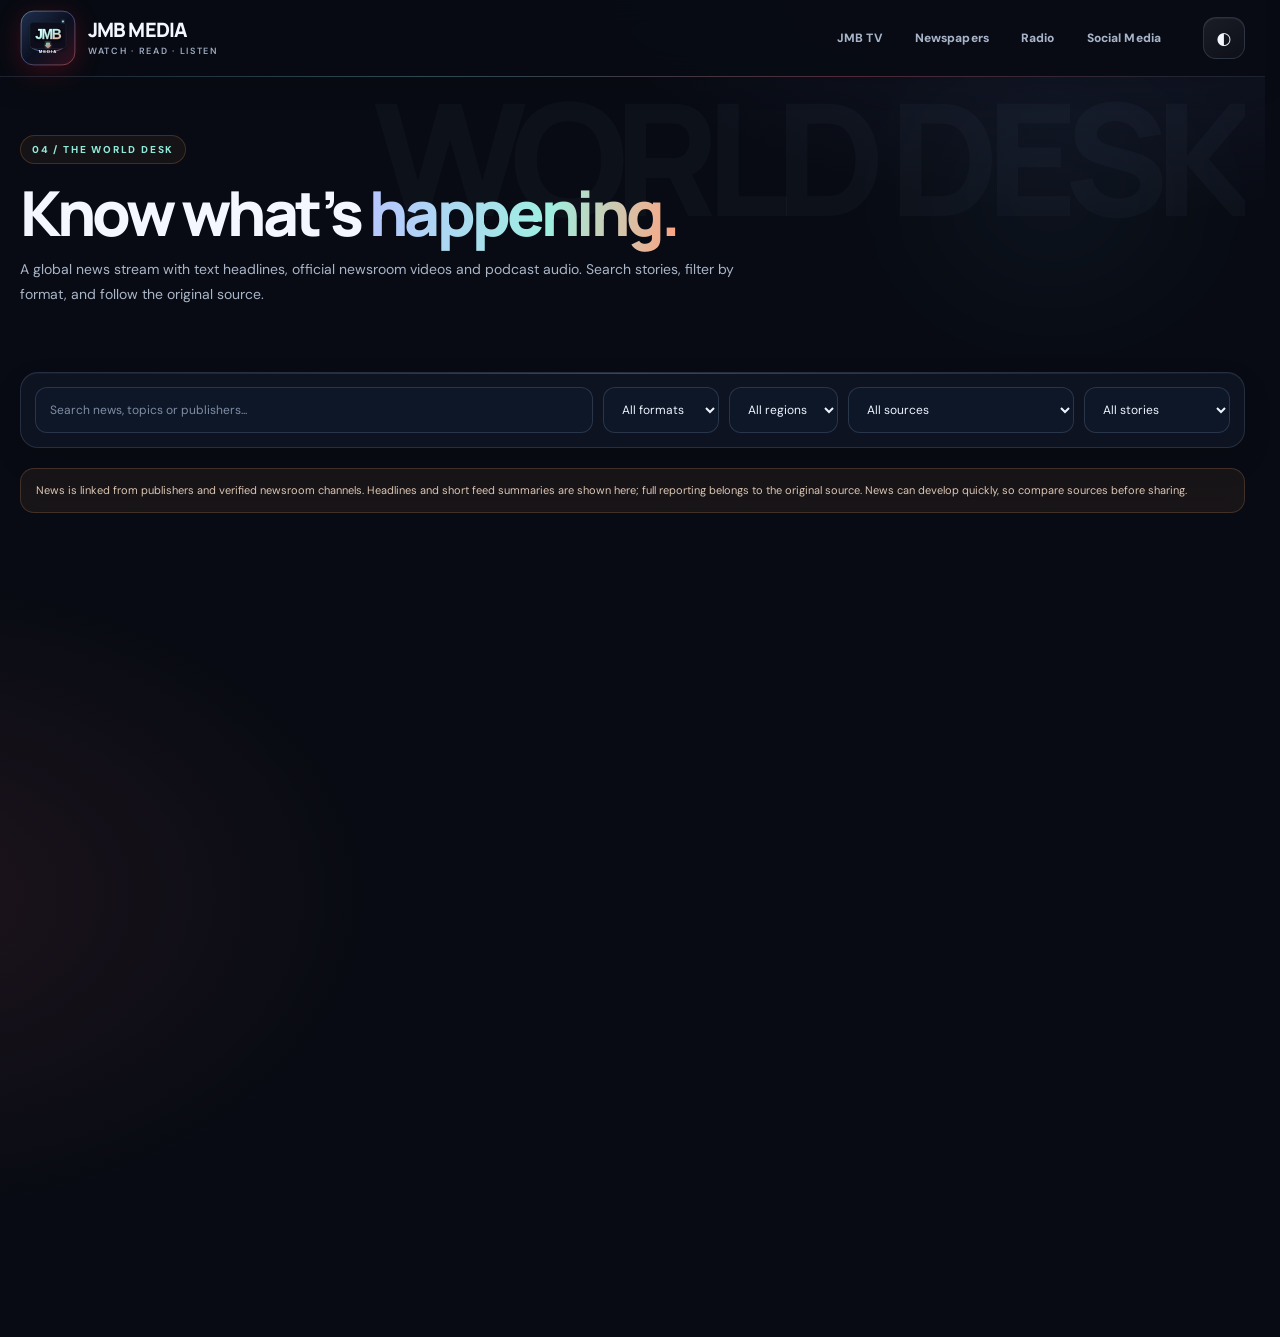
<file: social/index.html>
<!doctype html>
<html lang="en"><head><meta charset="utf-8">
<script id="jmb-theme-startup">try{if(localStorage.getItem("jmb-media-theme")==="light")document.documentElement.classList.add("light");}catch(e){}</script><meta name="viewport" content="width=device-width,initial-scale=1"><title>JMB Social Media — News from around the world</title><meta name="description" content="Discover global news headlines, official newsroom videos and audio briefings in one feed.">
<link rel="canonical" href="https://media.jmbhost.qzz.io/social/">
<meta property="og:type" content="website">
<meta property="og:site_name" content="JMB MEDIA">
<meta property="og:title" content="JMB Social Media — News from around the world">
<meta property="og:description" content="Discover global news headlines, official newsroom videos and audio briefings in one feed.">
<meta property="og:url" content="https://media.jmbhost.qzz.io/social/">
<meta property="og:image" content="https://media.jmbhost.qzz.io/favicon/jmb-app-icon.svg">
<meta name="twitter:card" content="summary">
<meta name="twitter:title" content="JMB Social Media — News from around the world">
<meta name="twitter:description" content="Discover global news headlines, official newsroom videos and audio briefings in one feed."><meta name="theme-color" content="#090b12"><link rel="icon" type="image/svg+xml" href="../favicon/favicon.svg?v=10"><link rel="stylesheet" href="../assets/css/styles.css"><link rel="stylesheet" href="../assets/css/theme.css">
<link rel="stylesheet" href="../assets/css/experience.css">
<link rel="stylesheet" href="../assets/css/premium-layer.css"><link rel="stylesheet" href="../assets/css/brand-intro.css?v=3"><link rel="stylesheet" href="../assets/css/flow-state.css?v=2"><link rel="stylesheet" href="../assets/css/visual-finish.css?v=1"><link rel="stylesheet" href="../assets/css/signature-refinement.css?v=2">
<link rel="stylesheet" href="../assets/css/redesign.css?v=1">
<link rel="stylesheet" href="../assets/css/quality.css?v=1">
</head>
<body>
<a class="skip-link" href="#main-content">Skip to content</a><header class="site-header"><div class="container header-inner"><a class="brand" href="../"><img class="brand-mark brand-logo" src="../favicon/jmb-logo.svg?v=10" alt="JMB logo" width="56" height="56" decoding="async"><span>JMB MEDIA<small>WATCH · READ · LISTEN</small></span></a><nav class="main-nav" aria-label="Primary"><a data-nav="tv" href="../tv/">JMB TV</a><a data-nav="newspaper" href="../newspaper/">Newspapers</a><a data-nav="radio" href="../radio/">Radio</a><a data-nav="social" href="../social/">Social Media</a></nav><div class="header-actions"><button class="icon-btn" data-theme-toggle aria-label="Toggle theme">◐</button><button class="menu-toggle" data-menu-toggle aria-label="Open menu" aria-expanded="false" aria-controls="jmbMobileNav">☰</button></div></div><nav id="jmbMobileNav" class="mobile-nav" data-mobile-nav aria-label="Mobile" aria-hidden="true"><a href="../tv/">📺 JMB TV</a><a href="../newspaper/">📰 Newspapers</a><a href="../radio/">📻 JMB Radio</a><a href="../social/">🌍 Social Media</a></nav></header>
<main id="main-content" class="container"><section class="page-hero"><span class="page-kicker">04 / THE WORLD DESK</span><h1>Know what’s <span class="gradient">happening.</span></h1><p class="hero-copy">A global news stream with text headlines, official newsroom videos and podcast audio. Search stories, filter by format, and follow the original source.</p></section>
<section><div class="toolbar"><input id="socialSearch" class="field search-field" type="search" placeholder="Search news, topics or publishers..." aria-label="Search news"><select id="formatFilter" class="field"><option value="">All formats</option><option value="text">Text stories</option><option value="video">Video</option><option value="audio">Audio</option></select><select id="regionFilter" class="field"><option value="">All regions</option></select><select id="sourceFilter" class="field"><option value="">All sources</option></select><select id="savedFilter" class="field" aria-label="Filter saved stories"><option value="">All stories</option><option value="saved">Saved stories</option></select></div><div class="notice">News is linked from publishers and verified newsroom channels. Headlines and short feed summaries are shown here; full reporting belongs to the original source. News can develop quickly, so compare sources before sharing.</div></section>
<section class="directory-section"><div class="section-head"><div><h2>Latest from the world</h2><p>Text, video and audio updates from the sources below.</p></div></div><div class="results-meta directory-actions"><div><span id="socialStatus" role="status" aria-live="polite">Loading news desk…</span><span class="directory-source">Publisher feeds · text, video and audio</span></div><button id="socialRetry" class="btn small secondary refresh-btn" type="button">↻ Refresh news</button></div><div class="social-layout"><div class="story-list" id="storyList"><div class="loading-state">Loading updates <span class="loading-dot"></span></div></div><aside><div class="side-panel"><h3>🎥 Official video desk</h3><div id="videoDesk"><p class="muted tiny">Loading newsroom videos…</p></div></div><div class="side-panel"><h3>🎧 Audio briefings</h3><div id="audioDesk"><p class="muted tiny">Loading podcasts…</p></div></div><div class="side-panel"><h3>Explore JMB MEDIA</h3><p class="muted tiny">This section curates links to news publishers. It does not represent a social network or publish user posts.</p><a class="side-link" href="../newspaper/">Browse newspapers <span>↗</span></a><a class="side-link" href="../radio/">Listen to radio <span>↗</span></a></div></aside></div></section></main>
<footer class="footer"><div class="container footer-inner"><div class="footer-brand"><img src="../favicon/jmb-logo.svg?v=10" alt="" width="40" height="40" loading="lazy" decoding="async"><span>© <span data-year></span> JMB MEDIA · Social Media</span></div><div class="footer-links"><a href="../tv/">TV</a><a href="../newspaper/">Newspapers</a><a href="../radio/">Radio</a></div> <a href="../copyright/">Copyright Policy</a></div></footer>
<script src="../assets/js/common.js?v=2"></script><script src="../assets/js/experience.js"></script><script src="../assets/js/mobile-dock.js?v=2"></script><script src="../assets/js/brand-intro.js?v=3"></script><script src="app.js?v=3"></script></body></html>
</file>
<file: assets/css/styles.css>
@import url('https://fonts.googleapis.com/css2?family=DM+Sans:wght@400;500;600;700;800&family=Manrope:wght@400;500;600;700;800&display=swap');
:root{color-scheme:dark;--bg:#090b12;--panel:#111521;--panel2:#171d2b;--line:rgba(255,255,255,.09);--text:#f5f7fb;--muted:#9aa4b7;--red:#f04452;--orange:#ff9a45;--violet:#8d72ff;--mint:#4ed6b0;--shadow:0 24px 70px rgba(0,0,0,.32);--radius:24px}
*{box-sizing:border-box}html{scroll-behavior:smooth}body{margin:0;background:radial-gradient(900px 500px at 80% -100px,rgba(141,114,255,.15),transparent 70%),radial-gradient(700px 420px at 5% 10%,rgba(240,68,82,.10),transparent 65%),var(--bg);color:var(--text);font-family:"DM Sans",system-ui,sans-serif;min-height:100vh}button,input,select{font:inherit}a{color:inherit;text-decoration:none}button{cursor:pointer}img{max-width:100%}.container{width:min(1160px,calc(100% - 40px));margin-inline:auto}.site-header{position:sticky;top:0;z-index:30;background:rgba(9,11,18,.82);backdrop-filter:blur(20px);border-bottom:1px solid var(--line)}.header-inner{height:76px;display:flex;align-items:center;gap:28px}.brand{display:flex;align-items:center;gap:11px;font-family:Manrope,sans-serif;font-weight:800;letter-spacing:-.8px;font-size:20px;white-space:nowrap}.brand-mark{width:48px;height:42px;display:grid;place-items:center;border-radius:14px;background:linear-gradient(140deg,var(--red),var(--orange));box-shadow:0 9px 24px rgba(240,68,82,.27);font-weight:900;font-size:14px;letter-spacing:-1px;color:white}.brand small{display:block;color:var(--muted);font:600 9px "DM Sans",sans-serif;letter-spacing:2px;margin-top:1px}.main-nav{display:flex;align-items:center;gap:6px;margin-left:auto}.main-nav a{padding:10px 13px;border-radius:12px;color:var(--muted);font-weight:600;font-size:13px;transition:.2s}.main-nav a:hover,.main-nav a.active{color:white;background:rgba(255,255,255,.075)}.header-actions{display:flex;align-items:center;gap:8px}.icon-btn,.menu-toggle{width:42px;height:42px;border-radius:14px;background:var(--panel2);color:var(--text);border:1px solid var(--line);display:grid;place-items:center;font-size:17px}.menu-toggle{display:none}.hero{padding:76px 0 52px;position:relative}.eyebrow{display:inline-flex;align-items:center;gap:9px;border:1px solid rgba(255,255,255,.12);padding:8px 13px;border-radius:999px;background:rgba(255,255,255,.045);color:#d8ddec;font-size:12px;font-weight:700;letter-spacing:.4px}.eyebrow i{width:7px;height:7px;background:var(--mint);border-radius:50%;box-shadow:0 0 14px var(--mint)}h1,h2,h3,p{margin-top:0}h1{font:800 clamp(42px,7vw,76px)/1.02 Manrope,sans-serif;letter-spacing:-3.5px;margin:24px 0 18px;max-width:850px}h1 .gradient{background:linear-gradient(100deg,#fff 10%,#ffb06d 53%,#fa6679 90%);-webkit-background-clip:text;background-clip:text;color:transparent}.hero-copy{max-width:650px;color:var(--muted);font-size:17px;line-height:1.75}.hero-actions{display:flex;flex-wrap:wrap;gap:12px;margin-top:28px}.btn{display:inline-flex;align-items:center;justify-content:center;gap:9px;padding:13px 18px;border:1px solid transparent;border-radius:14px;background:linear-gradient(120deg,var(--red),#f36b50);color:white;font-weight:800;font-size:14px;box-shadow:0 9px 25px rgba(240,68,82,.2);transition:transform .18s,filter .18s}.btn:hover{transform:translateY(-2px);filter:brightness(1.08)}.btn.secondary{background:rgba(255,255,255,.055);border-color:var(--line);box-shadow:none;color:var(--text)}.btn.small{padding:9px 12px;font-size:12px;border-radius:11px}.btn.ghost{background:transparent;border-color:var(--line);box-shadow:none;color:var(--muted)}.section{padding:38px 0 56px}.section-head{display:flex;align-items:end;justify-content:space-between;gap:20px;margin-bottom:22px}.section-head h2{font:800 clamp(24px,4vw,34px)/1.1 Manrope,sans-serif;letter-spacing:-1.1px;margin:0}.section-head p{color:var(--muted);margin:8px 0 0;line-height:1.6;font-size:14px}.section-link{font-size:13px;color:#ffad7a;font-weight:800;white-space:nowrap}.service-grid{display:grid;grid-template-columns:repeat(4,1fr);gap:16px}.service-card{min-height:248px;padding:22px;border:1px solid var(--line);border-radius:22px;background:linear-gradient(145deg,rgba(255,255,255,.07),rgba(255,255,255,.025));position:relative;overflow:hidden;display:flex;flex-direction:column;transition:.22s}.service-card:before{content:"";position:absolute;width:170px;height:170px;border-radius:50%;filter:blur(55px);opacity:.24;right:-70px;top:-70px;background:var(--glow)}.service-card:hover{transform:translateY(-5px);border-color:rgba(255,255,255,.2);box-shadow:var(--shadow)}.service-icon{width:52px;height:52px;border-radius:17px;display:grid;place-items:center;font-size:25px;background:var(--tint);border:1px solid rgba(255,255,255,.1);position:relative}.service-card h3{font:800 19px Manrope,sans-serif;margin:20px 0 8px;position:relative}.service-card p{color:var(--muted);line-height:1.6;font-size:13px;margin:0 0 20px;position:relative}.service-card .card-bottom{margin-top:auto;display:flex;align-items:center;justify-content:space-between;color:#ffb080;font-size:12px;font-weight:800;position:relative}.quick-search{display:flex;gap:10px;padding:9px;border:1px solid var(--line);border-radius:18px;background:rgba(255,255,255,.055);max-width:650px}.quick-search input{flex:1;min-width:0;background:transparent;border:0;outline:0;color:white;padding:0 12px}.quick-search input::placeholder{color:#7f8a9f}.feature-band{border:1px solid var(--line);border-radius:26px;padding:28px;background:linear-gradient(115deg,rgba(240,68,82,.14),rgba(141,114,255,.1) 58%,rgba(78,214,176,.08));display:flex;align-items:center;justify-content:space-between;gap:20px}.feature-band h3{font:800 23px Manrope,sans-serif;margin:0 0 7px}.feature-band p{color:var(--muted);margin:0;line-height:1.6;font-size:13px}.mini-stat-row{display:flex;gap:22px;flex-wrap:wrap;margin-top:24px}.mini-stat strong{display:block;font:800 22px Manrope}.mini-stat span{font-size:11px;color:var(--muted)}.page-hero{padding:44px 0 24px}.page-hero h1{font-size:clamp(36px,5vw,55px);letter-spacing:-2.2px;margin:17px 0 12px}.page-hero .hero-copy{font-size:15px;max-width:760px}.page-kicker{font-size:12px;letter-spacing:1.5px;text-transform:uppercase;color:#ffab7b;font-weight:800}.toolbar{padding:17px;border:1px solid var(--line);background:rgba(17,21,33,.84);border-radius:20px;display:flex;flex-wrap:wrap;gap:10px;margin:22px 0}.field{min-height:45px;border-radius:12px;border:1px solid var(--line);background:#0e121c;color:var(--text);padding:0 13px;outline:none}.field:focus{border-color:rgba(255,154,69,.6);box-shadow:0 0 0 3px rgba(255,154,69,.1)}.search-field{flex:1;min-width:220px}.toolbar select{min-width:142px}.chips{display:flex;flex-wrap:wrap;gap:8px;margin:16px 0}.chip{border:1px solid var(--line);background:rgba(255,255,255,.04);color:var(--muted);padding:8px 12px;border-radius:999px;font-size:12px;font-weight:700}.chip.active,.chip:hover{background:rgba(240,68,82,.16);border-color:rgba(240,68,82,.45);color:#fff}.results-meta{display:flex;justify-content:space-between;align-items:center;color:var(--muted);font-size:12px;margin:18px 0}.card-grid{display:grid;grid-template-columns:repeat(3,minmax(0,1fr));gap:14px}.media-card{border:1px solid var(--line);border-radius:18px;background:linear-gradient(155deg,rgba(255,255,255,.065),rgba(255,255,255,.025));padding:17px;min-width:0;transition:.18s}.media-card:hover{border-color:rgba(255,255,255,.2);transform:translateY(-2px)}.card-top{display:flex;align-items:center;gap:12px;min-width:0}.avatar{width:44px;height:44px;flex:0 0 44px;border-radius:14px;display:grid;place-items:center;background:linear-gradient(135deg,rgba(240,68,82,.3),rgba(141,114,255,.28));font-weight:900;color:#fff}.card-title{font-weight:800;white-space:nowrap;overflow:hidden;text-overflow:ellipsis}.muted{color:var(--muted)}.tiny{font-size:11px}.card-description{font-size:12px;color:var(--muted);line-height:1.6;margin:13px 0}.card-actions{display:flex;gap:8px;flex-wrap:wrap;margin-top:12px}.tag-row{display:flex;gap:6px;flex-wrap:wrap;margin-top:11px}.tag{font-size:10px;color:#c7d0df;background:rgba(255,255,255,.07);padding:5px 8px;border-radius:7px}.empty-state,.loading-state{padding:42px 20px;text-align:center;border:1px dashed rgba(255,255,255,.15);border-radius:18px;color:var(--muted);grid-column:1/-1}.loading-dot{display:inline-block;width:7px;height:7px;background:var(--orange);border-radius:50%;margin:0 2px;animation:pulse 1s infinite alternate}@keyframes pulse{to{opacity:.2;transform:scale(.65)}}.notice{padding:13px 15px;border:1px solid rgba(255,180,100,.19);background:rgba(255,154,69,.07);border-radius:13px;color:#e8c6a6;font-size:12px;line-height:1.6;margin:16px 0}.notice a{text-decoration:underline}.directory-section{padding:18px 0 56px}.program-grid{display:grid;grid-template-columns:repeat(3,1fr);gap:12px}.program-card{border-radius:18px;border:1px solid var(--line);background:linear-gradient(130deg,rgba(141,114,255,.12),rgba(255,255,255,.035));padding:17px}.program-card h3{font-size:15px;margin:0 0 7px}.program-card p{font-size:12px;color:var(--muted);line-height:1.6;margin:0 0 12px}.player-dialog{width:min(920px,calc(100% - 24px));border:1px solid var(--line);border-radius:22px;padding:0;background:#070910;color:white;box-shadow:var(--shadow)}.player-dialog::backdrop{background:rgba(0,0,0,.78);backdrop-filter:blur(7px)}.player-header{display:flex;align-items:center;justify-content:space-between;padding:15px 18px}.player-dialog video{display:block;width:100%;max-height:66vh;background:black}.player-help{padding:12px 18px;color:var(--muted);font-size:12px}.newspaper-feature{border:1px solid rgba(255,154,69,.25);background:linear-gradient(120deg,rgba(240,68,82,.13),rgba(255,255,255,.035));border-radius:18px;padding:18px;margin-bottom:14px}.news-item{padding:13px 0;border-top:1px solid var(--line)}.news-item:first-child{border-top:0}.news-item a:hover{color:#ffba8a}.news-item h4{font-size:14px;line-height:1.45;margin:0 0 6px}.news-item p{font-size:11px;color:var(--muted);line-height:1.5;margin:0}.radio-player{position:sticky;bottom:10px;z-index:20;margin:20px auto 0;width:min(820px,calc(100% - 26px));display:flex;align-items:center;gap:12px;padding:12px 14px;border:1px solid rgba(255,255,255,.14);background:rgba(16,20,31,.92);backdrop-filter:blur(16px);border-radius:17px;box-shadow:var(--shadow)}.radio-player .now-playing{flex:1;min-width:0}.radio-player strong{display:block;white-space:nowrap;overflow:hidden;text-overflow:ellipsis;font-size:13px}.radio-player audio{display:none}.radio-player input[type=range]{width:88px;accent-color:var(--orange)}.play-btn{width:42px;height:42px;border:0;border-radius:13px;background:linear-gradient(140deg,var(--red),var(--orange));color:white;font-size:16px}.source-shelf{display:grid;grid-template-columns:repeat(4,1fr);gap:12px}.source-tile{border:1px solid var(--line);border-radius:16px;padding:16px;background:rgba(255,255,255,.04)}.source-tile b{display:block;font-size:13px;margin-bottom:6px}.source-tile span{display:block;color:var(--muted);font-size:11px;line-height:1.5}.footer{border-top:1px solid var(--line);margin-top:50px;padding:28px 0 38px;color:var(--muted);font-size:12px}.footer-inner{display:flex;justify-content:space-between;gap:20px;flex-wrap:wrap}.footer-links{display:flex;gap:16px;flex-wrap:wrap}.footer a:hover{color:white}.mobile-nav{display:none}.hidden{display:none!important}.pill-live{font-size:10px;font-weight:900;color:#ff9fa4;background:rgba(240,68,82,.15);padding:5px 8px;border-radius:7px}.social-layout{display:grid;grid-template-columns:minmax(0,1.55fr) minmax(260px,.8fr);gap:16px}.story-list{border:1px solid var(--line);border-radius:18px;padding:5px 17px;background:rgba(255,255,255,.025)}.story{padding:16px 0;border-bottom:1px solid var(--line)}.story:last-child{border:0}.story h3{font:700 16px/1.45 Manrope;margin:7px 0}.story p{color:var(--muted);font-size:12px;line-height:1.6;margin:0}.story-meta{font-size:10px;color:#ffb17b;font-weight:800;display:flex;gap:9px}.side-panel{border:1px solid var(--line);border-radius:18px;padding:17px;background:rgba(255,255,255,.035);margin-bottom:13px}.side-panel h3{font:800 16px Manrope;margin:0 0 12px}.side-link{display:flex;align-items:center;justify-content:space-between;gap:8px;padding:11px 0;border-top:1px solid var(--line);font-size:12px}.side-link:first-of-type{border-top:0}.side-link span{color:var(--muted);font-size:10px}.toast{position:fixed;bottom:22px;left:50%;transform:translate(-50%,15px);opacity:0;pointer-events:none;background:#252c3c;color:white;padding:12px 16px;border:1px solid var(--line);border-radius:12px;font-size:12px;z-index:60;transition:.2s}.toast.show{opacity:1;transform:translate(-50%,0)}
@media(max-width:920px){.service-grid{grid-template-columns:repeat(2,1fr)}.main-nav{gap:0}.main-nav a{padding:9px 8px;font-size:12px}.header-inner{gap:14px}.source-shelf{grid-template-columns:repeat(2,1fr)}}
@media(max-width:680px){.container{width:min(100% - 28px,560px)}.header-inner{height:66px}.brand{font-size:17px}.brand-mark{width:44px;height:38px;font-size:13px}.main-nav{display:none}.header-actions{margin-left:auto}.menu-toggle{display:grid}.mobile-nav{position:absolute;top:66px;left:0;right:0;padding:12px 14px 18px;background:rgba(9,11,18,.97);border-bottom:1px solid var(--line);display:none;grid-template-columns:repeat(2,1fr);gap:8px}.mobile-nav.open{display:grid}.mobile-nav a{padding:13px;border-radius:12px;background:rgba(255,255,255,.05);font-weight:700;font-size:13px;color:#e9edf5}.hero{padding:50px 0 30px}h1{letter-spacing:-2.1px}.hero-copy{font-size:14px}.hero-actions .btn{flex:1}.service-grid{gap:10px}.service-card{padding:16px;min-height:225px}.service-icon{width:46px;height:46px}.service-card h3{font-size:16px;margin-top:15px}.service-card p{font-size:12px}.section{padding:27px 0 38px}.section-head{align-items:start}.section-link{font-size:11px}.feature-band{padding:20px;align-items:flex-start;flex-direction:column}.quick-search{width:100%}.page-hero{padding:34px 0 16px}.page-hero h1{letter-spacing:-1.6px}.toolbar{padding:12px}.toolbar .field,.toolbar select{width:100%;min-width:0}.search-field{min-width:0}.card-grid{grid-template-columns:1fr}.program-grid{grid-template-columns:1fr}.source-shelf{grid-template-columns:1fr 1fr}.social-layout{grid-template-columns:1fr}.results-meta{align-items:flex-start;gap:12px;flex-direction:column}.radio-player{gap:8px;padding:10px}.radio-player input[type=range]{width:65px}.footer-inner{flex-direction:column}.header-actions .icon-btn{display:none}}
@media(prefers-reduced-motion:reduce){*,*:before,*:after{scroll-behavior:auto!important;animation-duration:.01ms!important;transition-duration:.01ms!important}}

/* JMB newspaper reader */
.news-card{padding:18px;overflow:hidden;display:flex;flex-direction:column;gap:12px}
.news-card-top{display:flex;align-items:center;gap:13px;min-width:0}
.news-thumb{width:92px;height:76px;object-fit:cover;border-radius:15px;background:var(--panel2);border:1px solid var(--line);flex:none}
.news-card-meta{display:flex;flex-direction:column;gap:5px;min-width:0}
.news-source{font:800 14px Manrope,sans-serif;color:var(--orange)}
.news-headline{font:800 19px/1.35 Manrope,sans-serif;letter-spacing:-.35px;margin:0}
.news-excerpt{font-size:14px;line-height:1.65;color:var(--muted);margin:0;display:-webkit-box;-webkit-line-clamp:4;-webkit-box-orient:vertical;overflow:hidden}
.news-card .card-actions{margin-top:auto;display:flex;flex-wrap:wrap;gap:9px}
.article-reader{position:relative;margin:28px 0;padding:0}.article-reader[hidden]{display:none}
.reader-panel{position:relative;border:1px solid rgba(255,154,69,.3);border-radius:26px;padding:clamp(20px,4vw,38px);background:radial-gradient(600px 240px at 0 0,rgba(240,68,82,.12),transparent 70%),linear-gradient(145deg,#171925,#10131d);box-shadow:var(--shadow)}
.reader-close{position:absolute;right:15px;top:15px;width:42px;height:42px;border-radius:14px;border:1px solid var(--line);background:var(--panel2);color:var(--text);font-size:20px}
.reader-kicker{font-size:11px;letter-spacing:2px;font-weight:800;color:var(--orange);margin-bottom:14px}
.reader-image{width:100%;max-height:320px;object-fit:cover;border-radius:18px;margin:8px 0 20px}
.reader-source{font-size:13px;color:var(--orange);font-weight:800;margin:8px 0}
.reader-panel h2{font:800 clamp(24px,4vw,36px)/1.2 Manrope,sans-serif;letter-spacing:-1px;margin:8px 48px 10px 0}
.reader-date{font-size:12px;color:var(--muted);margin-bottom:20px}
.reader-copy{font-size:16px;line-height:1.85;color:var(--text);white-space:pre-line}
.reader-note{font-size:12px;line-height:1.6;color:var(--muted);padding:13px 15px;border-radius:14px;background:rgba(255,255,255,.045);margin-top:20px}
.reader-actions{display:flex;flex-wrap:wrap;gap:10px;margin-top:20px}
html.light .reader-panel{background:linear-gradient(145deg,#fff,#f4f5fa);border-color:rgba(240,68,82,.22)}
html.light .reader-copy{color:#252a36}
@media(max-width:680px){.news-card{padding:16px}.news-thumb{width:76px;height:68px}.news-headline{font-size:17px}.reader-panel{padding:20px}.reader-actions .btn{flex:1;justify-content:center}}

/* JMB MEDIA — premium shared visual pass */
:root{--bg:#080b13;--panel:#111725;--panel2:#182236;--line:rgba(214,226,248,.11);--text:#f4f7ff;--muted:#9ba8bd;--shadow:0 24px 70px rgba(0,0,0,.34)}
body{background:radial-gradient(900px 520px at 85% -160px,rgba(129,104,255,.2),transparent 68%),radial-gradient(720px 500px at -12% 28%,rgba(240,68,82,.12),transparent 65%),var(--bg)}
.site-header{background:rgba(8,11,19,.88);border-bottom:1px solid var(--line);box-shadow:0 8px 35px rgba(0,0,0,.12)}
.header-inner{gap:clamp(12px,2vw,28px)}
.brand-mark{border-radius:15px;box-shadow:0 10px 28px rgba(240,68,82,.32),inset 0 1px rgba(255,255,255,.3)}
.main-nav a{border:1px solid transparent}
.main-nav a.active{border-color:var(--line);background:rgba(255,255,255,.075)}
.icon-btn,.menu-toggle{border-radius:15px;transition:transform .2s,border-color .2s,background .2s}
.icon-btn:hover,.menu-toggle:hover{transform:translateY(-2px);border-color:rgba(255,154,69,.4)}
.hero{padding-top:clamp(56px,9vw,100px);padding-bottom:clamp(36px,6vw,72px);overflow:hidden}
.hero:before{content:"";position:absolute;pointer-events:none;width:min(55vw,620px);aspect-ratio:1;right:-12%;top:-25%;border-radius:50%;border:1px solid rgba(255,255,255,.07);box-shadow:0 0 0 36px rgba(255,255,255,.018),0 0 0 72px rgba(255,255,255,.012);mask-image:linear-gradient(120deg,#000,transparent 65%)}
.hero .container{position:relative;z-index:1}
.eyebrow{border-radius:12px;background:rgba(255,255,255,.055);backdrop-filter:blur(12px)}
h1{letter-spacing:-.065em}
h1 .gradient{background-image:linear-gradient(100deg,#fff 0%,#ffc18a 42%,#ff637b 88%)}
.hero-copy{max-width:680px;line-height:1.8}
.btn{border-radius:13px;min-height:43px}
.btn:focus-visible,.icon-btn:focus-visible,.menu-toggle:focus-visible,.field:focus-visible,a:focus-visible,button:focus-visible{outline:2px solid #ffad7a;outline-offset:3px}
.btn.secondary{background:rgba(255,255,255,.055)}
.service-grid{gap:clamp(12px,1.8vw,20px)}
.service-card{border-radius:22px;background:linear-gradient(145deg,rgba(255,255,255,.075),rgba(255,255,255,.025));box-shadow:0 12px 40px rgba(0,0,0,.12)}
.service-card:hover{transform:translateY(-6px);border-color:rgba(255,255,255,.22)}
.service-icon{border-radius:16px;box-shadow:inset 0 1px rgba(255,255,255,.14)}
.page-hero{padding-top:clamp(34px,6vw,64px);padding-bottom:28px}
.page-hero h1{letter-spacing:-.065em}
.toolbar{border-radius:20px;background:linear-gradient(135deg,rgba(255,255,255,.055),rgba(255,255,255,.02)),var(--panel);box-shadow:0 15px 50px rgba(0,0,0,.16);padding:clamp(12px,2vw,18px)}
.field{border-radius:13px;min-height:48px}
.field:focus{border-color:rgba(255,154,69,.75)}
.media-card,.story-list,.side-panel,.source-tile{border-radius:19px}
.media-card{box-shadow:0 10px 30px rgba(0,0,0,.1)}
.media-card:hover{box-shadow:0 18px 45px rgba(0,0,0,.2);border-color:rgba(255,255,255,.2)}
.avatar{border-radius:14px}.tag{border-radius:8px}
.notice{border-radius:14px;line-height:1.7}
.empty-state,.loading-state{border-radius:18px;padding:36px 22px}
.footer{border-color:var(--line)}
/* Newspaper reading desk */
.newspaper-feature{position:relative;overflow:hidden;border-radius:24px;padding:clamp(20px,4vw,32px);background:radial-gradient(520px 260px at 0% 0%,rgba(255,154,69,.17),transparent 70%),linear-gradient(135deg,rgba(255,255,255,.06),rgba(255,255,255,.02));border-color:rgba(255,154,69,.26);box-shadow:0 18px 50px rgba(0,0,0,.17)}
.newspaper-feature:after{content:"";position:absolute;right:-45px;top:-80px;width:230px;height:230px;border:1px solid rgba(255,190,140,.13);border-radius:50%;box-shadow:0 0 0 28px rgba(255,190,140,.035),0 0 0 56px rgba(255,190,140,.02);pointer-events:none}
.newspaper-feature>*{position:relative;z-index:1}
.newspaper-feature .card-actions{margin-top:20px}
.news-results-meta{align-items:center;gap:14px}
.news-results-meta>div{display:grid;gap:5px}
.news-health{display:inline-flex;align-items:center;gap:6px;font-size:11px;color:var(--muted)}
.news-health:before{content:"";width:7px;height:7px;border-radius:50%;background:var(--mint);box-shadow:0 0 10px var(--mint)}
.news-card{gap:13px;min-height:280px;background:linear-gradient(160deg,rgba(255,255,255,.065),rgba(255,255,255,.018))}
.news-thumb{width:104px;height:82px;object-fit:cover;border-radius:14px;background:var(--panel2);border:1px solid var(--line);flex:none}
.news-thumb-placeholder{display:grid;place-items:center;font-size:27px}
.news-card-meta{display:flex;flex-direction:column;gap:5px;min-width:0}
.news-date{font-size:10px;color:var(--muted)}
.news-headline{font-size:clamp(16px,1.7vw,19px);line-height:1.35}
.news-excerpt{font-size:13px;line-height:1.7;-webkit-line-clamp:4}
.news-card-footer{display:flex;align-items:center;gap:9px;flex-wrap:wrap;margin-top:auto}
.news-card-footer .btn{flex:0 0 auto}
.news-empty{display:grid;place-items:center;gap:8px}
.empty-icon{font-size:34px}
.news-empty p{max-width:480px;margin:0;color:var(--muted);font-size:13px;line-height:1.6}
#newsRetry{min-width:106px}
.article-reader{scroll-margin-top:90px}
.reader-panel{border-radius:24px;padding:clamp(20px,4vw,42px)}
.reader-toolbar{display:flex;justify-content:space-between;align-items:center;gap:12px;color:var(--muted);font-size:10px;letter-spacing:.15em;font-weight:800;margin:0 52px 14px 0}
.reader-toolbar button{border:1px solid var(--line);border-radius:9px;background:rgba(255,255,255,.05);padding:8px 11px;color:var(--text);font:700 11px inherit;letter-spacing:0}
.reader-image{width:100%;max-height:390px;object-fit:cover;border-radius:17px;margin:8px 0 20px}
.reader-inline-image{max-width:100%;height:auto;max-height:360px;object-fit:contain;border-radius:14px;margin:14px auto;display:block}
.reader-article{font-size:15px;line-height:1.9;color:var(--text);overflow-wrap:anywhere}
.reader-article p{margin:0 0 1.15em}
.reader-article h2,.reader-article h3{margin:1.5em 0 .6em;line-height:1.3}
.reader-article blockquote{margin:1.3em 0;padding:12px 18px;border-left:3px solid var(--orange);background:rgba(255,255,255,.04);border-radius:0 12px 12px 0;color:var(--muted)}
.reader-article a{color:#ffb27f;text-decoration:underline;text-underline-offset:3px}
.reader-note{border:1px solid var(--line);background:rgba(255,255,255,.035);border-radius:13px}
.reader-actions .btn{min-height:44px}
.radio-player{bottom:max(10px,env(safe-area-inset-bottom));border-radius:22px;padding:12px 15px;background:rgba(15,20,32,.95);box-shadow:0 18px 55px rgba(0,0,0,.4);border-color:rgba(255,255,255,.15)}
.radio-player .play-btn{border-radius:14px;width:46px;height:46px;flex:none}
.radio-player .icon-btn{width:44px;height:44px}
.toast{border-radius:13px;box-shadow:0 12px 34px rgba(0,0,0,.28)}
@media(max-width:680px){
 .container{width:min(100% - 26px,560px)}
 .header-inner{gap:10px}
 .brand{gap:9px}
 .brand small{font-size:8px;letter-spacing:1.7px}
 .hero{padding-top:48px}
 h1{letter-spacing:-.07em}
 .toolbar{gap:9px}
 .toolbar .field,.toolbar select{min-height:48px}
 .card-grid{gap:12px}
 .media-card{padding:15px}
 .news-card{min-height:0;padding:14px}
 .news-thumb{width:76px;height:70px;border-radius:12px}
 .news-card-footer{display:grid;grid-template-columns:1fr 1fr;gap:8px}
 .news-card-footer .btn{width:100%;font-size:11px;padding:10px 8px}
 .news-headline{font-size:16px}
 .news-excerpt{font-size:12px;-webkit-line-clamp:4}
 .news-results-meta{align-items:flex-start}
 .news-results-meta>button{white-space:nowrap}
 .reader-panel{padding:18px;border-radius:19px}
 .reader-toolbar{margin-right:44px;flex-wrap:wrap}
 .reader-article{font-size:14px;line-height:1.8}
 .reader-actions{display:grid;grid-template-columns:1fr}
 .radio-player{width:calc(100% - 22px);gap:9px;padding:10px 12px}
 .radio-player .now-playing{min-width:0}
 .radio-player strong{max-width:38vw}
}
@media(prefers-reduced-motion:reduce){.hero:before{display:none}.service-card,.media-card,.icon-btn{transition:none}}

/* Unified JMB graphical identity */
.brand-mark.brand-logo{display:block;width:56px;height:56px;flex:0 0 56px;object-fit:contain;padding:0;border:0;border-radius:0;background:transparent;box-shadow:none;filter:drop-shadow(0 5px 12px rgba(219,16,38,.24))}
.footer-brand{display:flex;align-items:center;gap:10px;min-width:0}
.footer-brand img{display:block;width:40px;height:40px;flex:0 0 40px;object-fit:contain;filter:drop-shadow(0 3px 8px rgba(219,16,38,.22))}
@media(max-width:680px){.brand-mark.brand-logo{width:46px;height:46px;flex-basis:46px}.footer-brand img{width:36px;height:36px;flex-basis:36px}}

.skip-link{position:fixed;left:14px;top:-70px;z-index:1000;padding:12px 16px;border-radius:12px;background:#fff;color:#111827;font-weight:800;box-shadow:0 8px 28px rgba(0,0,0,.3);transition:top .18s ease}
.skip-link:focus{top:14px;outline:3px solid #62e4dc;outline-offset:3px}
:focus-visible{outline:3px solid #67e4d4;outline-offset:3px}
button:focus-visible,a:focus-visible,input:focus-visible,select:focus-visible,textarea:focus-visible{outline:3px solid #67e4d4;outline-offset:3px}
.main-nav a[aria-current="page"]{color:#fff;background:rgba(255,255,255,.09)}
.site-disclaimer{max-width:1160px;margin:0 auto 14px;padding:12px 14px;border:1px solid var(--line);border-radius:12px;color:var(--muted);font-size:11px;line-height:1.65}
@media(prefers-reduced-motion:reduce){html{scroll-behavior:auto!important}*,*::before,*::after{scroll-behavior:auto!important;animation-duration:.01ms!important;animation-iteration-count:1!important;transition-duration:.01ms!important}}
@media(forced-colors:active){:focus-visible{outline:2px solid Highlight}}


/* Keep skip navigation available to keyboards without showing it during normal browsing. */
.skip-link:not(:focus):not(:focus-visible){
  position:fixed!important;top:0!important;left:0!important;
  width:1px!important;height:1px!important;padding:0!important;margin:-1px!important;
  overflow:hidden!important;clip:rect(0,0,0,0)!important;clip-path:inset(50%)!important;
  white-space:nowrap!important;border:0!important;
}
.skip-link:focus,.skip-link:focus-visible{
  position:fixed!important;top:14px!important;left:14px!important;
  width:auto!important;height:auto!important;margin:0!important;padding:12px 16px!important;
  overflow:visible!important;clip:auto!important;clip-path:none!important;
  z-index:1000!important;
}
</file>
<file: assets/css/theme.css>
html.light{color-scheme:light}
html.light body{background:radial-gradient(900px 500px at 80% -100px,rgba(141,114,255,.10),transparent 70%),#f3f5fa;color:#171b28}
html.light .site-header{background:rgba(248,249,252,.88);border-color:rgba(20,25,40,.1)}
html.light .main-nav a{color:#616a7b}html.light .main-nav a:hover,html.light .main-nav a.active{color:#161b29;background:rgba(20,25,40,.07)}
html.light .brand small,html.light .muted,html.light .hero-copy,html.light .section-head p{color:#667085}
html.light .service-card,html.light .media-card,html.light .side-panel,html.light .source-tile,html.light .story-list{background:rgba(255,255,255,.76);border-color:rgba(20,25,40,.1)}
html.light .service-card p,html.light .card-description,html.light .story p,html.light .source-tile span{color:#667085}
html.light .toolbar{background:rgba(255,255,255,.8);border-color:rgba(20,25,40,.1)}
html.light .field{background:#fff;color:#171b28;border-color:rgba(20,25,40,.13)}
html.light .field::placeholder{color:#7b8494}
html.light .chip{background:rgba(20,25,40,.035);border-color:rgba(20,25,40,.13);color:#596274}
html.light .chip.active,html.light .chip:hover{color:#171b28}
html.light .mobile-nav{background:rgba(248,249,252,.98);border-color:rgba(20,25,40,.1)}
html.light .mobile-nav a{background:rgba(20,25,40,.05);color:#171b28}
html.light .icon-btn,html.light .menu-toggle{background:#fff;color:#171b28;border-color:rgba(20,25,40,.13)}
html.light .tag{background:rgba(20,25,40,.07);color:#424c60}
html.light .notice{color:#80582d;background:rgba(255,154,69,.10)}
html.light .feature-band{border-color:rgba(20,25,40,.1)}
html.light .radio-player{background:rgba(255,255,255,.94);border-color:rgba(20,25,40,.12);color:#171b28}
html.light .radio-player .muted{color:#697386}
html.light .footer{border-color:rgba(20,25,40,.1)}
html.light .player-dialog{background:#fff;color:#171b28}
html.light .player-help{color:#667085}
html.light .empty-state,html.light .loading-state{border-color:rgba(20,25,40,.18);color:#667085}
html.light .news-item{border-color:rgba(20,25,40,.1)}
html.light .news-item h4{color:#171b28}
html.light .story{border-color:rgba(20,25,40,.1)}
html.light .story h3 a{color:#171b28}
html.light .side-link{border-color:rgba(20,25,40,.1)}

/* Newspaper reader and media cards in light mode */
html.light .newspaper-feature{background:radial-gradient(520px 260px at 0% 0%,rgba(255,154,69,.14),transparent 70%),linear-gradient(135deg,#fff,#f8f6f4);border-color:rgba(166,91,51,.22)}
html.light .news-card{background:linear-gradient(160deg,#fff,#f8f9fc);border-color:rgba(20,25,40,.12)}
html.light .news-headline{color:#20283a}
html.light .news-excerpt,html.light .news-date{color:#667085}
html.light .news-thumb{background:#f2eee9;border-color:rgba(20,25,40,.12)}
html.light .reader-panel{background:linear-gradient(145deg,#fff,#f5f7fb);border-color:rgba(166,91,51,.22);color:#20283a}
html.light .reader-article{color:#263044}
html.light .reader-article blockquote,html.light .reader-note{background:#f3f5f8;color:#68758a;border-color:rgba(20,25,40,.1)}
html.light .reader-article a{color:#a44c2c}
html.light .reader-toolbar button{background:#fff;color:#263044;border-color:rgba(20,25,40,.14)}
html.light .news-health{color:#667085}

html.light .main-nav a[aria-current="page"]{color:#171b28;background:rgba(20,25,40,.09)}html.light .skip-link{background:#171b28;color:#fff}
</file>
<file: assets/css/experience.css>
/* JMB MEDIA — experience layer: visual consistency, clarity and touch polish */
:root{
  --surface-glass:rgba(18,24,38,.72);
  --surface-raised:rgba(255,255,255,.055);
  --line-strong:rgba(255,255,255,.15);
  --accent-cyan:#63d9d2;
  --accent-blue:#8294ff;
  --focus-ring:rgba(99,217,210,.68);
}
html{scroll-padding-top:100px;text-rendering:optimizeLegibility}
body{
  background:
    radial-gradient(900px 540px at 78% -150px,rgba(130,148,255,.18),transparent 72%),
    radial-gradient(760px 500px at -10% 28%,rgba(240,68,82,.11),transparent 68%),
    radial-gradient(760px 420px at 90% 85%,rgba(78,214,176,.055),transparent 70%),
    var(--bg);
  -webkit-tap-highlight-color:transparent;
}
::selection{background:rgba(99,217,210,.28);color:#fff}
:where(a,button,input,select,textarea,[tabindex]):focus-visible{
  outline:3px solid var(--focus-ring)!important;
  outline-offset:3px!important;
}
.site-header{
  background:rgba(8,11,19,.86);
  border-bottom-color:rgba(153,177,220,.13);
  box-shadow:0 12px 38px rgba(0,0,0,.14);
  backdrop-filter:blur(22px) saturate(155%);
}
.header-inner{min-height:76px}
.brand{gap:12px}
.brand-logo{
  width:50px;height:50px;object-fit:contain;
  filter:drop-shadow(0 7px 17px rgba(240,68,82,.2));
  transition:transform .25s ease,filter .25s ease;
}
.brand:hover .brand-logo{transform:translateY(-2px) rotate(-2deg);filter:drop-shadow(0 10px 20px rgba(240,68,82,.3))}
.brand small{letter-spacing:2.2px}
.main-nav a{
  position:relative;
  border:1px solid transparent;
  transition:color .2s,background .2s,border-color .2s,transform .2s;
}
.main-nav a:hover,.main-nav a.active,.main-nav a[aria-current="page"]{
  color:#fff;background:rgba(255,255,255,.075);
  border-color:rgba(255,255,255,.08);transform:translateY(-1px);
}
.main-nav a[aria-current="page"]:after{
  content:"";position:absolute;left:50%;bottom:3px;width:15px;height:2px;
  border-radius:2px;background:linear-gradient(90deg,var(--red),var(--orange));
  transform:translateX(-50%);
}
.icon-btn,.menu-toggle{
  transition:transform .18s,border-color .18s,background .18s;
}
.icon-btn:hover,.menu-toggle:hover{transform:translateY(-2px);border-color:rgba(99,217,210,.34);background:rgba(99,217,210,.08)}
.hero{
  isolation:isolate;overflow:hidden;
  padding:clamp(54px,7vw,94px) 0 clamp(40px,5vw,64px);
}
.hero:before{
  content:"";position:absolute;z-index:-1;right:-190px;top:-220px;width:610px;height:610px;
  border:1px solid rgba(130,148,255,.12);border-radius:50%;
  box-shadow:0 0 0 38px rgba(130,148,255,.025),0 0 0 86px rgba(130,148,255,.018);
  pointer-events:none;
}
.hero:after{
  content:"";position:absolute;z-index:-1;right:12%;bottom:-220px;width:370px;height:260px;
  background:rgba(240,68,82,.11);filter:blur(80px);pointer-events:none;
}
.hero-layout{
  display:grid;grid-template-columns:minmax(0,1.08fr) minmax(310px,.92fr);
  align-items:center;gap:clamp(26px,5vw,72px);
}
.hero-content{min-width:0}
.hero h1{max-width:760px;font-size:clamp(46px,6.3vw,76px);letter-spacing:-.055em;line-height:1.01}
.hero h1 .gradient{
  background:linear-gradient(100deg,#fff 0%,#aebaff 35%,#ffad83 72%,#ff6b7f 100%);
  -webkit-background-clip:text;background-clip:text;color:transparent;
}
.eyebrow{
  border-color:rgba(99,217,210,.2);background:rgba(99,217,210,.055);
  color:#d9f6f2;letter-spacing:.09em;text-transform:uppercase;
}
.eyebrow i{background:var(--accent-cyan);box-shadow:0 0 15px var(--accent-cyan)}
.hero-copy{max-width:640px;line-height:1.8}
.hero-actions{gap:13px}
.btn{min-height:47px;border-radius:14px}
.btn:active{transform:translateY(0) scale(.98)}
.btn.secondary{background:rgba(255,255,255,.045);border-color:var(--line-strong)}
.hero-shortcuts{display:flex;flex-wrap:wrap;gap:8px;margin-top:23px}
.hero-shortcuts a{
  display:inline-flex;align-items:center;gap:7px;padding:8px 11px;
  border:1px solid var(--line);border-radius:999px;background:rgba(255,255,255,.035);
  color:#c5d0e2;font-size:11px;font-weight:800;transition:.2s;
}
.hero-shortcuts a:hover{transform:translateY(-2px);border-color:rgba(99,217,210,.35);color:#fff;background:rgba(99,217,210,.08)}
.mini-stat-row{gap:clamp(18px,3vw,30px);margin-top:29px}
.mini-stat{padding-left:13px;border-left:2px solid rgba(240,68,82,.52)}
.mini-stat strong{font-size:24px;letter-spacing:-.04em}
.mini-stat span{font-size:10px;letter-spacing:.035em}
.hero-visual{min-height:330px;display:grid;place-items:center;position:relative;isolation:isolate}
.hero-orbit{
  position:absolute;border:1px solid rgba(99,217,210,.18);border-radius:50%;
  width:min(430px,100%);aspect-ratio:1.5/1;transform:rotate(-22deg);
  box-shadow:0 0 0 24px rgba(99,217,210,.018),0 0 0 55px rgba(130,148,255,.018);
}
.hero-orbit:after{
  content:"";position:absolute;width:9px;height:9px;top:17%;right:18%;border-radius:50%;
  background:var(--accent-cyan);box-shadow:0 0 20px var(--accent-cyan);
}
.hero-screen{
  width:min(390px,92%);position:relative;z-index:1;padding:17px;
  border:1px solid rgba(255,255,255,.16);border-radius:24px;
  background:linear-gradient(145deg,rgba(28,37,58,.96),rgba(13,18,31,.97));
  box-shadow:0 30px 70px rgba(0,0,0,.42),inset 0 1px rgba(255,255,255,.1);
  transform:perspective(900px) rotateY(-7deg) rotateX(2deg);
}
.hero-screen-top{display:flex;align-items:center;justify-content:space-between;gap:10px;padding-bottom:13px;border-bottom:1px solid rgba(255,255,255,.09)}
.hero-screen-top span:first-child{color:#aab8cf;font-size:9px;font-weight:900;letter-spacing:.17em}
.hero-screen-status{display:inline-flex;align-items:center;gap:6px;color:#8de4c6;font-size:9px;font-weight:900;letter-spacing:.1em}
.hero-screen-status i{width:6px;height:6px;background:#4ed6b0;border-radius:50%;box-shadow:0 0 12px #4ed6b0}
.hero-screen-brand{display:flex;align-items:center;gap:13px;padding:21px 2px 17px}
.hero-screen-monogram{
  width:62px;height:62px;border-radius:18px;display:grid;place-items:center;
  background:linear-gradient(145deg,#ec4054,#ff9a45);color:#fff;
  font:900 20px Manrope,sans-serif;letter-spacing:-.07em;
  box-shadow:0 12px 28px rgba(240,68,82,.25);
}
.hero-screen-brand strong{display:block;font:900 26px Manrope,sans-serif;letter-spacing:-.055em}
.hero-screen-brand small{display:block;color:#9eabc0;font-size:9px;font-weight:800;letter-spacing:.19em;margin-top:4px}
.hero-screen-grid{display:grid;grid-template-columns:repeat(4,1fr);gap:8px}
.hero-screen-grid span{
  display:grid;gap:8px;justify-items:center;padding:12px 5px 10px;
  border:1px solid rgba(255,255,255,.09);border-radius:12px;
  background:rgba(255,255,255,.035);color:#dbe5f5;
}
.hero-screen-grid b{font-size:17px}
.hero-screen-grid small{font-size:8px;color:#9eabc0;font-weight:900;letter-spacing:.1em}
.hero-wave{height:38px;display:flex;align-items:center;justify-content:center;gap:4px;margin-top:14px;opacity:.9}
.hero-wave i{display:block;width:3px;border-radius:5px;background:linear-gradient(180deg,#70ded3,#8294ff);height:var(--h);animation:signalWave 1.4s ease-in-out infinite alternate;animation-delay:var(--d)}
@keyframes signalWave{to{transform:scaleY(.42);opacity:.55}}
.section{padding-block:clamp(34px,4.5vw,62px)}
.section-head{margin-bottom:25px}
.section-head h2{letter-spacing:-.045em}
.service-grid{gap:17px}
.service-card{
  min-height:264px;padding:23px;border-radius:23px;
  background:linear-gradient(145deg,rgba(25,32,49,.82),rgba(14,18,29,.82));
  border-color:rgba(173,194,230,.12);
  box-shadow:0 12px 32px rgba(0,0,0,.12),inset 0 1px rgba(255,255,255,.035);
}
.service-card:after{
  content:"";position:absolute;inset:0 0 auto;height:2px;
  background:linear-gradient(90deg,var(--glow),transparent 78%);opacity:.85;
}
.service-card:before{opacity:.3;transition:opacity .25s,transform .35s}
.service-card:hover{
  transform:translateY(-7px);border-color:color-mix(in srgb,var(--glow) 42%,transparent);
  box-shadow:0 22px 48px rgba(0,0,0,.25),0 0 34px color-mix(in srgb,var(--glow) 12%,transparent);
}
.service-card:hover:before{opacity:.48;transform:scale(1.2)}
.service-icon{width:54px;height:54px;border-radius:18px;box-shadow:inset 0 1px rgba(255,255,255,.12)}
.service-card h3{letter-spacing:-.035em}
.service-card .card-bottom{color:#f8b28c}
.feature-band{
  border-color:rgba(173,194,230,.16);background:
   radial-gradient(500px 250px at 95% 0%,rgba(130,148,255,.14),transparent 70%),
   linear-gradient(115deg,rgba(240,68,82,.14),rgba(141,114,255,.09) 58%,rgba(78,214,176,.075));
  box-shadow:0 20px 55px rgba(0,0,0,.12),inset 0 1px rgba(255,255,255,.06);
}
.quick-search{border-color:rgba(255,255,255,.15);background:rgba(7,11,20,.38)}
.quick-search:focus-within{border-color:rgba(99,217,210,.45);box-shadow:0 0 0 4px rgba(99,217,210,.08)}
.toolbar{
  border-color:rgba(173,194,230,.14);background:rgba(15,21,34,.77);
  box-shadow:0 14px 36px rgba(0,0,0,.1),inset 0 1px rgba(255,255,255,.035);
  backdrop-filter:blur(16px);
}
.field{transition:border-color .2s,box-shadow .2s,background .2s}
.field:focus{border-color:rgba(99,217,210,.68);box-shadow:0 0 0 4px rgba(99,217,210,.09)}
.chip{transition:transform .18s,border-color .18s,background .18s,color .18s}
.chip:hover{transform:translateY(-1px)}
.card-grid{gap:16px}
.media-card,.news-card{
  border-color:rgba(173,194,230,.13);
  background:linear-gradient(150deg,rgba(24,31,48,.78),rgba(14,18,29,.88));
  box-shadow:0 12px 28px rgba(0,0,0,.11),inset 0 1px rgba(255,255,255,.035);
}
.media-card:hover,.news-card:hover{
  border-color:rgba(99,217,210,.27);
  box-shadow:0 18px 38px rgba(0,0,0,.2),0 0 28px rgba(99,217,210,.045);
}
.card-actions .btn{min-height:39px}
.notice{border-color:rgba(255,177,120,.2);background:rgba(255,154,69,.065);backdrop-filter:blur(10px)}
.newspaper-feature{
  border-radius:22px;padding:22px;
  background:radial-gradient(480px 220px at 0 0,rgba(255,154,69,.14),transparent 72%),linear-gradient(130deg,rgba(240,68,82,.10),rgba(255,255,255,.035));
  box-shadow:0 16px 38px rgba(0,0,0,.1),inset 0 1px rgba(255,255,255,.05);
}
.page-hero{position:relative;isolation:isolate;padding:clamp(42px,5.5vw,68px) 0 25px}
.page-hero:after{
  content:"";position:absolute;z-index:-1;width:280px;height:180px;right:2%;top:12px;
  border-radius:50%;background:rgba(130,148,255,.09);filter:blur(75px);pointer-events:none;
}
.page-hero h1{letter-spacing:-.055em}
.page-kicker{display:inline-flex;align-items:center;gap:8px;padding:7px 11px;border:1px solid rgba(255,154,69,.2);border-radius:999px;background:rgba(255,154,69,.055)}
.story-list,.side-panel{
  border-color:rgba(173,194,230,.13);
  background:linear-gradient(150deg,rgba(24,31,48,.7),rgba(14,18,29,.82));
  box-shadow:0 12px 30px rgba(0,0,0,.09),inset 0 1px rgba(255,255,255,.035);
}
.story h3{letter-spacing:-.02em}
.side-panel{border-radius:19px}
.radio-player{
  border-color:rgba(99,217,210,.2);
  background:rgba(10,16,28,.94);
  box-shadow:0 18px 48px rgba(0,0,0,.28),0 0 24px rgba(99,217,210,.04);
}
.play-btn{box-shadow:0 8px 20px rgba(240,68,82,.24);transition:transform .18s,filter .18s}
.play-btn:hover{transform:scale(1.05);filter:brightness(1.1)}
.source-shelf{gap:14px}
.source-tile{border-color:rgba(173,194,230,.12);background:rgba(255,255,255,.035);transition:transform .2s,border-color .2s,background .2s}
.source-tile:hover{transform:translateY(-3px);border-color:rgba(99,217,210,.25);background:rgba(99,217,210,.045)}
.footer{border-color:rgba(173,194,230,.13)}
.footer-links a{padding:5px 0;transition:color .18s}
.toast{border-color:rgba(99,217,210,.22);box-shadow:0 15px 40px rgba(0,0,0,.3)}
.jmb-scroll-progress{
  position:fixed;z-index:80;left:0;top:0;width:100%;height:3px;
  transform:scaleX(0);transform-origin:left center;
  background:linear-gradient(90deg,var(--red),var(--orange),var(--accent-cyan));
  box-shadow:0 0 14px rgba(99,217,210,.25);pointer-events:none;
}
.jmb-reveal{opacity:0;transform:translateY(14px);transition:opacity .55s ease,transform .55s cubic-bezier(.2,.7,.2,1)}
.jmb-reveal.is-visible{opacity:1;transform:none}
html.light body{
  background:radial-gradient(900px 540px at 78% -150px,rgba(130,148,255,.12),transparent 72%),radial-gradient(760px 500px at -10% 28%,rgba(240,68,82,.055),transparent 68%),#f3f6fb;
}
html.light .site-header{background:rgba(248,250,255,.88);border-color:rgba(36,56,86,.11);box-shadow:0 10px 30px rgba(36,56,86,.07)}
html.light .main-nav a:hover,html.light .main-nav a.active,html.light .main-nav a[aria-current="page"]{color:#19283d;background:rgba(35,63,100,.07);border-color:rgba(35,63,100,.08)}
html.light .main-nav a[aria-current="page"]:after{background:linear-gradient(90deg,#d84450,#e98b4b)}
html.light .eyebrow{color:#31566a;background:rgba(0,145,150,.055);border-color:rgba(0,145,150,.18)}
html.light .hero h1 .gradient{background:linear-gradient(100deg,#263d62 0%,#526fd0 38%,#b95b54 100%);-webkit-background-clip:text;background-clip:text;color:transparent}
html.light .hero-shortcuts a{color:#475b75;background:rgba(255,255,255,.7);border-color:rgba(44,73,111,.13)}
html.light .hero-shortcuts a:hover{color:#1c344e;background:#edf9f8}
html.light .hero-screen{background:linear-gradient(145deg,#fff,#edf3fb);border-color:rgba(44,73,111,.15);box-shadow:0 28px 60px rgba(48,73,108,.16),inset 0 1px #fff}
html.light .hero-screen-top{border-color:rgba(44,73,111,.12)}
html.light .hero-screen-top span:first-child,html.light .hero-screen-brand small,html.light .hero-screen-grid small{color:#70819a}
html.light .hero-screen-brand strong{color:#20334d}
html.light .hero-screen-grid span{color:#314764;background:rgba(40,70,110,.045);border-color:rgba(44,73,111,.12)}
html.light .service-card,html.light .media-card,html.light .news-card,html.light .story-list,html.light .side-panel{
  background:linear-gradient(150deg,rgba(255,255,255,.98),rgba(245,248,253,.96));
  border-color:rgba(44,73,111,.13);box-shadow:0 12px 28px rgba(40,70,110,.07),inset 0 1px #fff;
}
html.light .service-card:after{opacity:.7}
html.light .service-card .card-bottom{color:#9b573d}
html.light .toolbar{background:rgba(255,255,255,.82);border-color:rgba(44,73,111,.13);box-shadow:0 12px 28px rgba(40,70,110,.06)}
html.light .quick-search{background:rgba(255,255,255,.72);border-color:rgba(44,73,111,.15)}
html.light .quick-search input{color:#17243a}
html.light .feature-band{box-shadow:0 16px 38px rgba(40,70,110,.07)}
html.light .radio-player{background:rgba(255,255,255,.95);border-color:rgba(44,73,111,.16);box-shadow:0 15px 40px rgba(40,70,110,.13)}
html.light .source-tile{background:rgba(255,255,255,.78);border-color:rgba(44,73,111,.12)}
html.light .source-tile:hover{background:#f2fbfa}
html.light .jmb-scroll-progress{box-shadow:0 0 12px rgba(0,145,150,.18)}
@media(max-width:920px){
  .hero-layout{grid-template-columns:minmax(0,1fr) minmax(260px,.8fr);gap:24px}
  .hero-visual{min-height:280px}
  .hero-screen{transform:none}
  .hero-screen-grid{gap:6px}
}
@media(max-width:680px){
  .hero{padding-top:48px}
  .hero-layout{grid-template-columns:1fr;gap:28px}
  .hero h1{font-size:clamp(42px,12vw,60px);letter-spacing:-.06em}
  .hero-visual{min-height:240px;margin:0 -6px}
  .hero-screen{width:min(360px,94%);padding:14px;border-radius:20px}
  .hero-screen-monogram{width:53px;height:53px;border-radius:15px}
  .hero-screen-brand strong{font-size:23px}
  .hero-shortcuts{gap:7px}
  .hero-shortcuts a{font-size:10px;padding:8px 10px}
  .mini-stat-row{gap:15px;margin-top:22px}
  .mini-stat{padding-left:9px}
  .service-card{min-height:230px;padding:17px}
  .source-shelf{gap:9px}
  .source-tile{padding:13px}
}
@media(max-width:380px){
  .hero-screen-grid b{font-size:14px}
  .hero-screen-grid small{font-size:7px}
  .hero-screen{padding:11px}
  .service-card{padding:14px;min-height:220px}
}
@media(prefers-reduced-motion:reduce){
  .hero-wave i{animation:none}
  .jmb-reveal{opacity:1;transform:none;transition:none}
  .service-card,.source-tile,.brand-logo,.btn,.play-btn{transition:none}
}


/* Shared, accessible Back to Top control. */
.jmb-to-top{
  position:fixed;right:18px;bottom:18px;z-index:70;
  width:48px;height:48px;display:grid;place-items:center;
  border:1px solid rgba(158,207,226,.22);border-radius:16px;
  background:linear-gradient(145deg,rgba(22,34,54,.96),rgba(8,14,25,.96));
  color:#fff;font:800 21px/1 Manrope,system-ui,sans-serif;
  box-shadow:0 14px 34px rgba(0,0,0,.3),inset 0 1px rgba(255,255,255,.1);
  backdrop-filter:blur(18px);cursor:pointer;
  opacity:0;visibility:hidden;pointer-events:none;transform:translateY(10px);
  transition:opacity .2s ease,transform .2s ease,visibility .2s,border-color .2s;
}
.jmb-to-top.is-visible{opacity:1;visibility:visible;pointer-events:auto;transform:none}
.jmb-to-top:hover{border-color:rgba(99,217,210,.55);transform:translateY(-2px)}
.jmb-to-top:active{transform:scale(.96)}
html.light .jmb-to-top{
  background:linear-gradient(145deg,rgba(255,255,255,.98),rgba(239,245,252,.98));
  color:#203b59;border-color:rgba(46,82,124,.18);
  box-shadow:0 12px 30px rgba(40,70,110,.17),inset 0 1px #fff;
}
@media(max-width:680px){
  .jmb-to-top{right:14px;bottom:calc(92px + env(safe-area-inset-bottom));width:44px;height:44px;border-radius:14px}
  .has-jmb-radio-player .jmb-to-top{bottom:calc(170px + env(safe-area-inset-bottom))}
}
@media(min-width:681px){
  .has-jmb-radio-player .jmb-to-top{bottom:96px}
}
@media(prefers-reduced-motion:reduce){.jmb-to-top{transition:none!important}}
</file>
<file: assets/css/premium-layer.css>
/* JMB MEDIA — PREMIUM EDITION / shared visual finish */
:root{
  --jmb-ice:#9df4e7;
  --jmb-blue:#829cff;
  --jmb-violet:#a58aff;
  --jmb-ink:#080d18;
}
body{background-attachment:fixed}
.site-header:after{
  content:"";position:absolute;left:0;right:0;bottom:-1px;height:1px;
  background:linear-gradient(90deg,transparent,rgba(99,217,210,.22),rgba(240,68,82,.24),transparent);
  pointer-events:none;
}
.header-inner{gap:clamp(12px,2.2vw,28px)}
.brand{font-size:clamp(16px,1.55vw,20px)}
.main-nav{gap:5px}
.main-nav a{padding:10px clamp(9px,1.1vw,14px)}
.hero{padding-top:clamp(55px,8vw,104px);padding-bottom:clamp(45px,6vw,76px)}
.hero-layout{gap:clamp(30px,5vw,82px)}
.hero-content{position:relative;z-index:2}
.hero h1{max-width:780px;text-wrap:balance}
.hero-copy{text-wrap:pretty}
.hero-screen{
  border-color:rgba(173,214,236,.2);
  box-shadow:0 35px 85px rgba(0,0,0,.42),0 0 65px rgba(99,217,210,.07),inset 0 1px rgba(255,255,255,.12);
  animation:jmbScreenFloat 7s ease-in-out infinite;
}
@keyframes jmbScreenFloat{0%,100%{translate:0 0}50%{translate:0 -8px}}
.hero-orbit{animation:jmbOrbit 34s linear infinite}
@keyframes jmbOrbit{to{rotate:360deg}}
.hero-screen-grid span{transition:transform .2s,border-color .2s,background .2s}
.hero-screen-grid span:hover{transform:translateY(-3px);border-color:rgba(99,217,210,.28);background:rgba(99,217,210,.07)}
.hero-wave{filter:drop-shadow(0 0 7px rgba(99,217,210,.15))}
.hero-shortcuts a{min-height:35px}
.mini-stat{min-width:94px}
.section-head h2{font-size:clamp(25px,3.3vw,36px)}
.service-grid{grid-auto-rows:1fr}
.service-card{
  min-height:270px;
  box-shadow:0 16px 38px rgba(0,0,0,.15),inset 0 1px rgba(255,255,255,.045);
}
.service-card h3{font-size:clamp(17px,1.55vw,20px)}
.service-card p{font-size:13px;line-height:1.75}
.service-card .card-bottom{padding-top:12px;border-top:1px solid rgba(255,255,255,.065)}
.service-icon{position:relative;overflow:hidden}
.service-icon:after{
  content:"";position:absolute;inset:-50%;
  background:linear-gradient(120deg,transparent 35%,rgba(255,255,255,.14),transparent 65%);
  transform:translateX(-65%) rotate(18deg);transition:transform .5s;
}
.service-card:hover .service-icon:after{transform:translateX(65%) rotate(18deg)}
.feature-band{padding:clamp(22px,3.4vw,34px);border-radius:28px}
.feature-band h3{letter-spacing:-.04em}
.quick-search input{min-height:38px}
.page-hero{
  isolation:isolate;overflow:hidden;
  min-height:205px;padding-top:clamp(42px,6vw,70px);
}
.page-hero:before{
  content:attr(data-mark);position:absolute;z-index:-1;right:0;top:3px;
  color:rgba(163,190,231,.045);font:900 clamp(68px,13vw,156px)/1 Manrope,sans-serif;
  letter-spacing:-.09em;white-space:nowrap;pointer-events:none;
}
.page-hero:after{
  right:3%;top:14px;width:310px;height:210px;
  background:radial-gradient(ellipse,rgba(130,148,255,.16),rgba(99,217,210,.05) 46%,transparent 72%);
}
.page-hero h1{max-width:850px;text-wrap:balance}
.page-hero .hero-copy{max-width:760px;text-wrap:pretty}
.toolbar{
  position:relative;border-radius:20px;
  box-shadow:0 18px 44px rgba(0,0,0,.14),inset 0 1px rgba(255,255,255,.055);
}
.toolbar:before{
  content:"";position:absolute;left:17px;right:17px;top:0;height:1px;
  background:linear-gradient(90deg,transparent,rgba(99,217,210,.22),transparent);
}
.field{min-height:48px}
.card-grid{grid-auto-rows:1fr}
.media-card,.news-card{border-radius:21px}
.news-card{padding:20px}
.news-headline{letter-spacing:-.035em}
.story-list{padding-inline:clamp(16px,2.5vw,24px)}
.story{transition:padding .2s}
.story:hover{padding-left:5px}
.side-panel{padding:20px}
.radio-player{bottom:max(10px,env(safe-area-inset-bottom));}
.site-disclaimer{
  max-width:1160px;margin:18px auto 0;padding:14px 16px;
  border:1px solid rgba(173,194,230,.1);border-radius:14px;
  background:rgba(255,255,255,.018);font-size:11px;line-height:1.75;
}
.footer{position:relative;padding-top:34px}
.footer:before{
  content:"";position:absolute;top:-1px;left:0;right:0;height:1px;
  background:linear-gradient(90deg,transparent,rgba(99,217,210,.2),rgba(130,148,255,.2),transparent);
}
.footer-brand{display:flex;align-items:center;gap:10px}
.footer-brand img{filter:drop-shadow(0 5px 12px rgba(240,68,82,.18))}
.footer-links a{font-weight:700}
.jmb-mobile-dock{display:none}
html.light .page-hero:before{color:rgba(48,76,118,.055)}
html.light .hero-screen{border-color:rgba(50,82,129,.18);box-shadow:0 26px 65px rgba(48,73,108,.16),0 0 45px rgba(0,145,150,.06),inset 0 1px #fff}
html.light .service-card .card-bottom{border-color:rgba(45,68,104,.1)}
html.light .site-disclaimer{background:rgba(255,255,255,.55);border-color:rgba(44,73,111,.1)}
html.light .hero-wave i{filter:drop-shadow(0 0 4px rgba(0,145,150,.14))}
@media(max-width:920px){
  .hero-layout{gap:24px}
  .hero-visual{min-height:265px}
  .service-card{min-height:255px}
}
@media(max-width:680px){
  .hero{padding-top:45px;padding-bottom:38px}
  .hero h1{max-width:100%}
  .hero-screen{animation:none}
  .hero-orbit{animation:none}
  .page-hero{min-height:0;padding-bottom:25px}
  .page-hero:before{top:20px;right:-12px;font-size:clamp(56px,18vw,88px)}
  .page-hero:after{right:-70px;top:12px;width:220px;height:160px}
  .toolbar{border-radius:17px}
  .service-card{min-height:225px}
  .site-disclaimer{margin-inline:14px}
  body.has-jmb-dock{padding-bottom:calc(82px + env(safe-area-inset-bottom))}
  .jmb-mobile-dock{
    position:fixed;z-index:75;left:10px;right:10px;bottom:calc(8px + env(safe-area-inset-bottom));
    display:grid;grid-template-columns:repeat(5,minmax(0,1fr));gap:4px;
    padding:7px;border:1px solid rgba(172,195,231,.19);border-radius:22px;
    background:rgba(10,15,26,.88);backdrop-filter:blur(24px) saturate(170%);
    box-shadow:0 18px 50px rgba(0,0,0,.36),inset 0 1px rgba(255,255,255,.09);
  }
  .jmb-mobile-dock a{
    min-width:0;min-height:54px;display:flex;flex-direction:column;align-items:center;justify-content:center;gap:3px;
    border:1px solid transparent;border-radius:15px;color:#aebbd0;
    font-size:9px;font-weight:800;letter-spacing:.015em;
    transition:background .18s,color .18s,transform .18s;
    -webkit-tap-highlight-color:transparent;
  }
  .jmb-mobile-dock a:active{transform:scale(.96)}
  .jmb-mobile-dock .dock-icon{font-size:18px;line-height:1.15}
  .jmb-mobile-dock a[aria-current="page"]{
    color:#fff;background:linear-gradient(145deg,rgba(99,217,210,.2),rgba(130,148,255,.15));
    border-color:rgba(99,217,210,.21);box-shadow:inset 0 1px rgba(255,255,255,.08);
  }
  html.light .jmb-mobile-dock{
    background:rgba(249,252,255,.92);border-color:rgba(44,73,111,.16);
    box-shadow:0 15px 40px rgba(40,70,110,.17),inset 0 1px #fff;
  }
  html.light .jmb-mobile-dock a{color:#63748d}
  html.light .jmb-mobile-dock a[aria-current="page"]{color:#203b59;background:linear-gradient(145deg,rgba(0,145,150,.12),rgba(85,108,220,.1));border-color:rgba(0,145,150,.18)}
  .radio-player{bottom:calc(87px + env(safe-area-inset-bottom));}
  .footer{padding-bottom:30px}
}
@media(max-width:380px){
  .jmb-mobile-dock{left:6px;right:6px;gap:2px;padding:6px}
  .jmb-mobile-dock a{font-size:8px;min-height:51px}
}
@media(prefers-reduced-motion:reduce){
  .hero-screen,.hero-orbit{animation:none!important}
  .hero-screen-grid span,.service-card,.service-icon:after,.story,.jmb-mobile-dock a{transition:none!important}
}
</file>
<file: assets/css/brand-intro.css>
/* JMB MEDIA — compact branded loading screen */
body.jmb-loading-lock{overflow:hidden!important;overscroll-behavior:none}
.jmb-loading-screen{
  position:fixed;inset:0;z-index:99999;display:grid;place-items:center;
  min-height:100vh;min-height:100svh;overflow:hidden;isolation:isolate;
  padding:24px 18px;color:#f5f8ff;background:
    radial-gradient(ellipse at 50% 35%,rgba(82,130,191,.17),transparent 38%),
    radial-gradient(ellipse at 50% 82%,rgba(184,61,94,.12),transparent 43%),
    #050811;
  opacity:1;visibility:visible;pointer-events:auto;
  transition:opacity .38s ease,visibility .38s ease;
  contain:layout paint style;
}
.jmb-loading-screen *{box-sizing:border-box}
.jmb-loading-ambient{
  position:absolute;inset:0;z-index:-1;pointer-events:none;
  background:
    radial-gradient(circle at 17% 55%,rgba(82,214,204,.075),transparent 28%),
    radial-gradient(circle at 88% 24%,rgba(130,148,255,.08),transparent 27%);
}
.jmb-loading-content{
  display:flex;flex-direction:column;align-items:center;
  width:min(90vw,360px);text-align:center;
}
.jmb-loading-logo-wrap{
  position:relative;display:grid;place-items:center;
  width:112px;height:112px;margin:0 auto 24px;
}
.jmb-loading-orbit{
  position:absolute;inset:0;border:2px solid transparent;border-top-color:#83e9dd;
  border-right-color:rgba(130,148,255,.7);border-radius:50%;
  animation:jmbLoadingSpin 1.35s linear infinite;
}
.jmb-loading-orbit:after{
  content:"";position:absolute;right:8px;top:10px;width:6px;height:6px;
  border-radius:50%;background:#ff9a91;box-shadow:0 0 13px rgba(255,154,145,.9);
}
.jmb-loading-logo-frame{
  display:grid;place-items:center;width:82px;height:82px;border-radius:25px;
  border:1px solid rgba(157,244,231,.28);
  background:linear-gradient(145deg,rgba(255,255,255,.12),rgba(255,255,255,.025)),#0b1220;
  box-shadow:0 14px 40px rgba(0,0,0,.34),0 0 28px rgba(99,217,210,.1),inset 0 1px rgba(255,255,255,.13);
}
.jmb-loading-logo-frame img{
  display:block;width:72%;height:72%;object-fit:contain;
  filter:drop-shadow(0 5px 12px rgba(0,0,0,.32));
}
.jmb-loading-brand{
  color:#f7fbff;font:900 clamp(29px,8vw,38px)/1.1 Manrope,system-ui,sans-serif;
  letter-spacing:.12em;text-indent:.12em;
}
.jmb-loading-brand span{
  color:transparent;background:linear-gradient(100deg,#baf8ef,#aab7ff 54%,#ff9d91);
  -webkit-background-clip:text;background-clip:text;
}
.jmb-loading-tagline{
  margin-top:11px;color:rgba(214,227,245,.58);
  font:800 9px/1.5 "DM Sans",system-ui,sans-serif;
  letter-spacing:.28em;text-indent:.28em;
}
.jmb-loading-tagline i{font-style:normal;color:#76e5d7}
.jmb-loading-indicator{width:min(245px,72vw);margin-top:33px}
.jmb-loading-track{
  position:relative;width:100%;height:3px;border-radius:20px;overflow:hidden;
  background:rgba(230,239,255,.12);
}
.jmb-loading-track span{
  position:absolute;top:0;bottom:0;left:-38%;width:36%;border-radius:20px;
  background:linear-gradient(90deg,transparent,#75e6d8 45%,#a4adff 78%,transparent);
  box-shadow:0 0 14px rgba(99,217,210,.45);
  animation:jmbLoadingProgress 1.25s ease-in-out infinite;
}
.jmb-loading-status{
  display:flex;align-items:center;justify-content:center;gap:8px;
  margin-top:13px;color:rgba(184,201,224,.56);
  font:800 8px/1.4 "DM Sans",system-ui,sans-serif;letter-spacing:.19em;
}
.jmb-loading-dot{
  width:6px;height:6px;border-radius:50%;background:#76e5d7;
  box-shadow:0 0 12px rgba(118,229,215,.7);
  animation:jmbLoadingPulse 1.3s ease-in-out infinite;
}
.jmb-loading-screen.is-hiding{opacity:0;visibility:hidden;pointer-events:none}
@keyframes jmbLoadingSpin{to{transform:rotate(360deg)}}
@keyframes jmbLoadingProgress{
  0%{transform:translateX(0)}
  100%{transform:translateX(390%)}
}
@keyframes jmbLoadingPulse{
  0%,100%{opacity:.55;transform:scale(.82)}
  50%{opacity:1;transform:scale(1.12)}
}
@media(max-width:480px){
  .jmb-loading-logo-wrap{width:100px;height:100px;margin-bottom:21px}
  .jmb-loading-logo-frame{width:74px;height:74px;border-radius:22px}
  .jmb-loading-indicator{margin-top:29px}
}
@media(prefers-reduced-motion:reduce){
  .jmb-loading-screen{transition:opacity .08s linear,visibility .08s linear}
  .jmb-loading-orbit,.jmb-loading-track span,.jmb-loading-dot{animation:none!important}
  .jmb-loading-track span{left:20%;width:60%;opacity:.8}
}
</file>
<file: assets/css/flow-state.css>
/* JMB MEDIA — FLOW STATE / shared design + performance polish */
:root{
  --jmb-radius-sm:12px;
  --jmb-radius-md:18px;
  --jmb-radius-lg:24px;
  --jmb-ease:cubic-bezier(.2,.75,.25,1);
  --jmb-focus:rgba(99,217,210,.72);
  scroll-behavior:smooth;
  scroll-padding-top:96px;
}
html{scrollbar-gutter:stable}
body{
  background-attachment:scroll!important;
  -webkit-font-smoothing:antialiased;
  text-rendering:optimizeLegibility;
}
::selection{background:rgba(99,217,210,.25);color:inherit}
button,input,select,textarea{font-family:inherit}
button,a{-webkit-tap-highlight-color:transparent}
img{height:auto}
:where(a,button,input,select,textarea,[tabindex]):focus-visible{
  outline:3px solid var(--jmb-focus)!important;
  outline-offset:3px!important;
}
.skip-link:focus-visible{z-index:10001}

/* Header — a crisp edge and stable height while scrolling */
.site-header{
  border-bottom:1px solid rgba(153,177,220,.14)!important;
  background:rgba(8,11,19,.92)!important;
  box-shadow:0 8px 28px rgba(0,0,0,.12)!important;
  backdrop-filter:blur(14px) saturate(135%)!important;
  -webkit-backdrop-filter:blur(14px) saturate(135%)!important;
}
.header-inner{min-height:70px}
.brand,.brand-logo,.main-nav a,.icon-btn,.menu-toggle,.mobile-nav a{
  -webkit-tap-highlight-color:transparent;
}
.brand-logo{transition:transform .22s var(--jmb-ease),filter .22s var(--jmb-ease)!important}
.main-nav a{
  border-radius:12px!important;
  transition:background .18s ease,color .18s ease,border-color .18s ease!important;
}
.icon-btn,.menu-toggle{
  border-radius:13px!important;
  transition:background .18s ease,border-color .18s ease,transform .18s ease!important;
}
.mobile-nav{
  border-bottom:1px solid rgba(153,177,220,.14)!important;
  box-shadow:0 18px 35px rgba(0,0,0,.18);
}
.mobile-nav a{transition:background .16s ease,transform .16s ease!important}

/* Consistent page rhythm */
main.container{padding-bottom:12px}
.page-hero{
  min-height:0!important;
  padding-top:clamp(32px,5vw,58px)!important;
  padding-bottom:clamp(22px,3vw,34px)!important;
}
.page-hero h1{
  max-width:900px;
  font-size:clamp(34px,6vw,62px)!important;
  line-height:1.04!important;
  letter-spacing:-.058em!important;
  text-wrap:balance;
}
.page-hero .hero-copy{max-width:720px;line-height:1.78}
.page-kicker{letter-spacing:.17em}
.section-head{gap:14px}
.section-head h2,.page-hero h1,.hero h1,.feature-band h3{
  text-wrap:balance;
}
.section-head p,.hero-copy,.service-card p,.source-tile span{
  text-wrap:pretty;
}
.section{padding-block:clamp(28px,4vw,52px)!important}

/* Cards: fast, restrained motion rather than constant visual noise */
.service-grid{gap:clamp(12px,1.8vw,20px)!important}
.service-card{
  border-radius:22px!important;
  transition:transform .2s var(--jmb-ease),border-color .2s ease,box-shadow .2s ease,background .2s ease!important;
  transform:translateZ(0);
}
.service-card:before{transition:opacity .2s ease,transform .25s var(--jmb-ease)}
.service-icon{border-radius:15px!important}
.source-shelf{gap:12px}
.source-tile{
  min-width:0;border-radius:17px!important;
  transition:transform .18s var(--jmb-ease),border-color .18s ease,background .18s ease!important;
}
.toolbar{
  border-radius:18px!important;
  box-shadow:0 12px 30px rgba(0,0,0,.1),inset 0 1px rgba(255,255,255,.035)!important;
  backdrop-filter:blur(10px)!important;
  -webkit-backdrop-filter:blur(10px)!important;
}
.field{
  min-height:46px!important;border-radius:12px!important;
  transition:border-color .16s ease,box-shadow .16s ease,background .16s ease!important;
}
.field:focus{
  border-color:rgba(99,217,210,.54)!important;
  box-shadow:0 0 0 3px rgba(99,217,210,.1)!important;
}
.btn{
  border-radius:12px!important;
  transition:transform .16s var(--jmb-ease),background .16s ease,border-color .16s ease,box-shadow .16s ease!important;
}
.btn:focus-visible{outline-offset:3px}
.card-grid{gap:clamp(11px,1.5vw,17px)!important}
.media-card,.news-card{
  border-radius:19px!important;
  transition:transform .18s var(--jmb-ease),border-color .18s ease,box-shadow .18s ease!important;
}
.news-thumb,.reader-image{border-radius:14px!important}
.notice{border-radius:14px!important;line-height:1.7}
.results-meta{gap:12px}
.loading-state,.empty-state{border-radius:17px!important}
.social-layout{align-items:start}
.story-list{border-radius:18px!important}
.story{transition:background .16s ease,padding .16s ease!important}
.side-panel{border-radius:18px!important}
.side-link{transition:color .16s ease,padding .16s ease!important}
.feature-band{border-radius:23px!important}
.quick-search input{min-height:44px}
.site-disclaimer{line-height:1.7}
.footer{margin-top:34px!important}
.footer a{transition:color .16s ease!important}
.footer-brand img{flex:none}

/* Dynamic content should not hold up the first screen on longer pages. */
@supports (content-visibility:auto){
  .directory-section,.source-shelf,.story-list,#publisherGrid,#newsGrid,#radioGrid{
    content-visibility:auto;
    contain-intrinsic-size:auto 560px;
  }
}
.jmb-reveal{
  opacity:0;transform:translateY(10px);
  transition:opacity .42s ease,transform .42s var(--jmb-ease)!important;
}
.jmb-reveal.is-visible{opacity:1;transform:none}
.jmb-scroll-progress{height:2px!important;box-shadow:0 0 10px rgba(99,217,210,.2)!important}
.jmb-to-top{
  width:44px!important;height:44px!important;border-radius:14px!important;
  backdrop-filter:blur(10px)!important;
  -webkit-backdrop-filter:blur(10px)!important;
  transition:opacity .18s ease,transform .18s var(--jmb-ease),visibility .18s,border-color .18s!important;
}
.toast{backdrop-filter:blur(12px);-webkit-backdrop-filter:blur(12px)}

/* Light theme stays soft and readable */
html.light .site-header{
  background:rgba(247,250,255,.94)!important;
  border-bottom-color:rgba(35,57,89,.12)!important;
  box-shadow:0 8px 24px rgba(40,70,110,.08)!important;
}
html.light .toolbar{box-shadow:0 10px 26px rgba(40,70,110,.07)!important}
html.light .field:focus{box-shadow:0 0 0 3px rgba(8,127,130,.1)!important}
html.light .notice{color:#5b6e85}
html.light .jmb-to-top{box-shadow:0 10px 26px rgba(40,70,110,.16)!important}

/* Desktop hover is smooth; touch devices get immediate, reliable tap feedback. */
@media(hover:hover) and (pointer:fine){
  .brand:hover .brand-logo{transform:translateY(-1px) rotate(-1deg)}
  .main-nav a:hover,.icon-btn:hover,.menu-toggle:hover{transform:translateY(-1px)}
  .service-card:hover{transform:translateY(-4px)}
  .source-tile:hover{transform:translateY(-2px)}
  .media-card:hover,.news-card:hover{transform:translateY(-2px)}
  .story:hover{padding-left:5px}
  .side-link:hover{padding-left:4px}
}
@media(hover:none),(pointer:coarse){
  .service-card:hover,.source-tile:hover,.media-card:hover,.news-card:hover{transform:none!important}
  .service-card:active,.source-tile:active,.media-card:active,.news-card:active,.btn:active{
    transform:scale(.99)!important;
  }
}
@media(max-width:680px){
  :root{scroll-padding-top:76px}
  body{background-attachment:scroll!important}
  .site-header{
    backdrop-filter:blur(9px)!important;
    -webkit-backdrop-filter:blur(9px)!important;
  }
  .header-inner{min-height:64px}
  .page-hero{padding-top:29px!important;padding-bottom:18px!important}
  .page-hero h1{font-size:clamp(32px,9vw,46px)!important;line-height:1.06!important}
  .page-hero .hero-copy{font-size:13px;line-height:1.72}
  .section{padding-block:25px 34px!important}
  .section-head{align-items:flex-start!important}
  .section-head h2{font-size:clamp(22px,6vw,28px)!important}
  .toolbar{
    padding:11px!important;gap:8px!important;
    backdrop-filter:none!important;-webkit-backdrop-filter:none!important;
  }
  .toolbar .field{min-width:0!important;max-width:100%;font-size:12px}
  .card-grid{grid-template-columns:1fr!important;gap:10px!important}
  .media-card,.news-card{padding:12px!important;border-radius:16px!important}
  .service-card{min-height:218px!important;padding:15px!important;border-radius:18px!important}
  .source-shelf{gap:9px}
  .source-tile{padding:13px!important}
  .feature-band{padding:18px!important;border-radius:18px!important}
  .quick-search{gap:8px}
  .jmb-to-top{right:12px!important;bottom:calc(90px + env(safe-area-inset-bottom))!important}
  body.has-jmb-radio-player .jmb-to-top{bottom:calc(158px + env(safe-area-inset-bottom))!important}
  .radio-player{
    bottom:calc(88px + env(safe-area-inset-bottom))!important;
    backdrop-filter:blur(10px)!important;-webkit-backdrop-filter:blur(10px)!important;
  }
  .footer{padding-bottom:calc(96px + env(safe-area-inset-bottom))!important}
  .jmb-reveal{transform:translateY(6px);transition-duration:.28s!important}
}
@media(max-width:380px){
  .card-grid{gap:8px!important}
  .media-card,.news-card{padding:10px!important}
  .service-card{padding:13px!important}
  .page-hero h1{font-size:31px!important}
}
@media(prefers-reduced-motion:reduce){
  :root{scroll-behavior:auto!important}
  *,*:before,*:after{scroll-behavior:auto!important;animation-duration:.01ms!important;animation-iteration-count:1!important;transition-duration:.01ms!important}
  .jmb-reveal{opacity:1!important;transform:none!important}
}
@media(forced-colors:active){
  :where(a,button,input,select,textarea,[tabindex]):focus-visible{outline:2px solid Highlight!important}
}
</file>
<file: assets/css/visual-finish.css>
/* JMB MEDIA — unified visual finish / November 2026 */
:root{
  --jmb-coral:#ff806f;
  --jmb-cyan:#78e5d7;
  --jmb-lilac:#9ca9ff;
  --jmb-surface:rgba(17,24,39,.78);
  --jmb-stroke:rgba(174,198,233,.14);
  --jmb-soft-shadow:0 22px 60px rgba(0,0,0,.22);
  --jmb-smooth:cubic-bezier(.2,.75,.25,1);
}
html{scroll-padding-top:92px}
body{
  background:
    radial-gradient(800px 500px at 86% -140px,rgba(126,147,255,.16),transparent 72%),
    radial-gradient(650px 450px at -10% 34%,rgba(240,82,106,.095),transparent 68%),
    radial-gradient(650px 400px at 92% 88%,rgba(84,213,191,.055),transparent 70%),
    var(--bg);
  -webkit-font-smoothing:antialiased;
  text-rendering:optimizeLegibility;
}
::selection{background:rgba(120,229,215,.28);color:#fff}
.container{width:min(1220px,calc(100% - 40px))}
.site-header{
  background:rgba(7,11,20,.88);
  border-bottom:1px solid rgba(170,198,231,.12);
  box-shadow:0 12px 36px rgba(0,0,0,.16);
  -webkit-backdrop-filter:blur(24px) saturate(155%);
  backdrop-filter:blur(24px) saturate(155%);
}
.header-inner{min-height:78px}
.brand{gap:13px;letter-spacing:-.045em}
.brand-logo{width:48px;height:48px;object-fit:contain;filter:drop-shadow(0 8px 20px rgba(88,218,204,.13))}
.brand span{line-height:1.08}
.brand small{font-size:9px;letter-spacing:.2em;color:#9eabc0}
.main-nav{gap:4px}
.main-nav a{
  padding:10px 14px;border:1px solid transparent;border-radius:12px;
  color:#a8b4c8;font-size:12px;font-weight:800;letter-spacing:.01em;
  transition:background .18s,border-color .18s,color .18s,transform .18s;
}
.main-nav a:hover,.main-nav a.active,.main-nav a[aria-current="page"]{
  color:#f7fbff;background:rgba(255,255,255,.065);
  border-color:rgba(159,214,225,.13);transform:translateY(-1px);
}
.main-nav a[aria-current="page"]:after{bottom:3px;background:linear-gradient(90deg,var(--jmb-cyan),var(--jmb-lilac))}
.icon-btn,.menu-toggle{
  width:42px;height:42px;border-radius:13px;
  border-color:rgba(174,198,233,.16);
  background:linear-gradient(145deg,rgba(255,255,255,.075),rgba(255,255,255,.025));
  box-shadow:inset 0 1px rgba(255,255,255,.055);
}
.hero{padding-block:clamp(58px,7vw,94px) clamp(42px,5vw,68px)}
.hero-layout{gap:clamp(28px,5vw,76px)}
.hero-content{min-width:0}
.eyebrow{
  padding:9px 14px;border-color:rgba(120,229,215,.2);
  background:linear-gradient(120deg,rgba(120,229,215,.08),rgba(156,169,255,.05));
  color:#d9f7f1;letter-spacing:.11em;
}
.eyebrow i{background:var(--jmb-cyan);box-shadow:0 0 15px rgba(120,229,215,.85)}
.hero h1{font-size:clamp(46px,6.6vw,78px);letter-spacing:-.065em;line-height:.99;margin-block:25px 19px}
.hero h1 .gradient{
  background:linear-gradient(100deg,#fff 4%,#b9c6ff 38%,#a5f1e2 68%,#ff987e 100%);
  -webkit-background-clip:text;background-clip:text;color:transparent;
}
.hero-copy{max-width:630px;font-size:16px;line-height:1.85;color:#aab5c8}
.hero-actions{gap:12px}
.btn{
  min-height:46px;border-radius:13px;font-weight:800;
  transition:transform .2s var(--jmb-smooth),filter .2s,border-color .2s,box-shadow .2s;
}
.btn:not(.secondary):not(.ghost){
  background:linear-gradient(112deg,#ed586d,#ff9866);
  box-shadow:0 10px 26px rgba(239,83,103,.19),inset 0 1px rgba(255,255,255,.18);
}
.btn:hover{transform:translateY(-2px);filter:brightness(1.055)}
.btn:active{transform:translateY(0) scale(.985)}
.btn.secondary{
  background:rgba(255,255,255,.045);border-color:rgba(174,198,233,.17);
}
.hero-shortcuts{gap:8px;margin-top:24px}
.hero-shortcuts a{
  min-height:36px;padding:8px 12px;border-radius:11px;
  background:rgba(255,255,255,.035);border-color:rgba(174,198,233,.12);
  color:#c7d4e7;font-size:11px;
}
.hero-visual{min-width:0}
.hero-screen{
  border-radius:25px;border-color:rgba(174,206,233,.2);
  background:linear-gradient(145deg,rgba(23,34,56,.94),rgba(8,14,26,.96));
  box-shadow:0 32px 78px rgba(0,0,0,.38),0 0 55px rgba(119,229,215,.055),inset 0 1px rgba(255,255,255,.11);
}
.hero-screen-top{font-size:9px;letter-spacing:.16em}
.hero-screen-monogram{
  background:linear-gradient(145deg,rgba(120,229,215,.2),rgba(156,169,255,.14));
  border:1px solid rgba(120,229,215,.23);
  box-shadow:0 8px 24px rgba(0,0,0,.2),inset 0 1px rgba(255,255,255,.15);
}
.hero-screen-brand strong{letter-spacing:-.05em}
.hero-screen-grid span{
  border-color:rgba(174,198,233,.12);background:rgba(255,255,255,.035);
  border-radius:13px;
}
.hero-screen-grid span:hover{border-color:rgba(120,229,215,.28);background:rgba(120,229,215,.06)}
.hero-wave i{background:linear-gradient(180deg,#aabaff,#74e5d5)}
.section{padding-block:clamp(34px,4.5vw,62px)}
.section-head{margin-bottom:24px}
.section-head h2{font-size:clamp(25px,3.1vw,35px);letter-spacing:-.055em}
.section-head p{max-width:670px;font-size:13px;line-height:1.7;color:#9eabc0}
.service-grid{gap:16px}
.service-card{
  min-height:270px;padding:23px;border-radius:21px;
  border-color:rgba(174,198,233,.13);
  background:linear-gradient(150deg,rgba(255,255,255,.07),rgba(255,255,255,.022) 72%);
  box-shadow:0 14px 34px rgba(0,0,0,.15),inset 0 1px rgba(255,255,255,.045);
}
.service-card:before{opacity:.3}
.service-card:after{
  content:"";position:absolute;inset:0;pointer-events:none;opacity:0;
  background:linear-gradient(118deg,transparent 28%,rgba(255,255,255,.055) 48%,transparent 68%);
  transform:translateX(-45%);transition:opacity .25s,transform .65s var(--jmb-smooth);
}
.service-card:hover{
  transform:translateY(-5px);border-color:rgba(120,229,215,.24);
  box-shadow:0 24px 48px rgba(0,0,0,.23),0 0 30px rgba(120,229,215,.035);
}
.service-card:hover:after{opacity:1;transform:translateX(45%)}
.service-icon{
  width:54px;height:54px;border-radius:16px;
  border:1px solid rgba(255,255,255,.13);
  box-shadow:inset 0 1px rgba(255,255,255,.1),0 8px 22px rgba(0,0,0,.13);
}
.service-card h3{font-size:19px;letter-spacing:-.04em}
.service-card p{font-size:12px;line-height:1.8;color:#a6b2c6}
.service-card .card-bottom{
  padding-top:13px;border-top:1px solid rgba(174,198,233,.1);
  color:#a8efe2;letter-spacing:.02em;
}
.feature-band{
  gap:24px;padding:clamp(22px,3.4vw,34px);
  border-radius:23px;border-color:rgba(141,173,218,.18);
  background:
    radial-gradient(460px 220px at 100% 0%,rgba(156,169,255,.13),transparent 72%),
    linear-gradient(120deg,rgba(240,84,103,.10),rgba(120,229,215,.07));
  box-shadow:0 20px 45px rgba(0,0,0,.14),inset 0 1px rgba(255,255,255,.06);
}
.feature-band h3{font-size:clamp(20px,2.3vw,25px);letter-spacing:-.05em}
.quick-search{
  border-color:rgba(174,198,233,.18);background:rgba(7,12,22,.45);
  border-radius:14px;box-shadow:inset 0 1px rgba(255,255,255,.04);
}
.quick-search input{color:#f6f8ff}
.quick-search input:focus{outline:none}
.page-hero{
  position:relative;isolation:isolate;overflow:hidden;
  padding:clamp(43px,6vw,72px) 0 27px;min-height:225px;
}
.page-hero:before{opacity:.85;right:0;top:2px}
.page-hero:after{opacity:.8}
.page-hero .page-kicker{letter-spacing:.18em;color:#91e9dc;font-size:10px}
.page-hero h1{
  max-width:850px;margin:17px 0 12px;
  font-size:clamp(38px,5.5vw,58px);line-height:1.04;
  letter-spacing:-.06em;
}
.page-hero h1 .gradient{
  background:linear-gradient(95deg,#b8c5ff,#9eefe1 58%,#ffa27f);
  -webkit-background-clip:text;background-clip:text;color:transparent;
}
.page-hero .hero-copy{max-width:740px;font-size:14px;line-height:1.8;color:#aab5c8}
.toolbar{
  gap:10px;padding:13px;margin:18px 0 20px;border-radius:18px;
  background:rgba(13,20,33,.74);border-color:rgba(174,198,233,.14);
  box-shadow:0 15px 36px rgba(0,0,0,.14),inset 0 1px rgba(255,255,255,.045);
}
.toolbar:before{left:18px;right:18px;background:linear-gradient(90deg,transparent,rgba(120,229,215,.25),transparent)}
.field{
  min-height:47px;border-radius:12px;padding-inline:14px;
  background:rgba(5,10,18,.58);border-color:rgba(174,198,233,.14);
  color:#eef4ff;font-size:12px;
}
.field:hover{border-color:rgba(174,198,233,.28)}
.field:focus{border-color:rgba(120,229,215,.55);box-shadow:0 0 0 3px rgba(120,229,215,.09)}
.field::placeholder{color:#7f8da4}
.toolbar select{min-width:142px}
.notice{
  padding:12px 15px;border-radius:13px;
  border-color:rgba(255,177,120,.16);
  background:linear-gradient(110deg,rgba(255,177,120,.075),rgba(255,255,255,.02));
  color:#ddc6b4;font-size:11px;line-height:1.75;
}
.directory-section{padding:18px 0 clamp(42px,6vw,70px)}
.results-meta{
  min-height:38px;margin:14px 0 18px;color:#96a5bb;
  font-size:11px;letter-spacing:.025em;
}
.card-grid{gap:14px;grid-auto-rows:1fr}
.media-card,.news-card{
  border-radius:18px;border-color:rgba(174,198,233,.13);
  background:linear-gradient(150deg,rgba(255,255,255,.065),rgba(255,255,255,.022));
  box-shadow:0 10px 28px rgba(0,0,0,.12),inset 0 1px rgba(255,255,255,.035);
  transition:transform .2s var(--jmb-smooth),border-color .2s,box-shadow .2s;
}
.media-card:hover,.news-card:hover{
  transform:translateY(-3px);border-color:rgba(120,229,215,.24);
  box-shadow:0 20px 42px rgba(0,0,0,.2),0 0 24px rgba(120,229,215,.03);
}
.card-title,.news-source{letter-spacing:-.025em}
.avatar{border:1px solid rgba(255,255,255,.12);box-shadow:inset 0 1px rgba(255,255,255,.1)}
.tag{border:1px solid rgba(174,198,233,.08);border-radius:7px}
.news-card{padding:17px}
.news-thumb{border-radius:12px}
.news-headline{font-size:15px;line-height:1.42;letter-spacing:-.035em}
.news-excerpt{line-height:1.7}
.news-card-footer{padding-top:10px;border-top:1px solid rgba(174,198,233,.09)}
.article-reader{z-index:60}
.reader-panel{
  border:1px solid rgba(174,198,233,.17);border-radius:20px;
  box-shadow:0 28px 85px rgba(0,0,0,.45),inset 0 1px rgba(255,255,255,.06);
  background:linear-gradient(150deg,#151e2e,#0a101d);
}
.reader-close{
  width:40px;height:40px;border:1px solid rgba(174,198,233,.17);
  border-radius:12px;background:rgba(255,255,255,.06);color:#fff;
}
.reader-toolbar{border-bottom:1px solid rgba(174,198,233,.12)}
.reader-article{font-size:14px;line-height:1.9}
.reader-article h2,.reader-article h3{letter-spacing:-.04em;line-height:1.25}
.reader-article p{max-width:70ch}
.social-layout{align-items:start;gap:17px}
.story-list{
  border-radius:18px;padding:7px 20px;
  border-color:rgba(174,198,233,.13);
  background:linear-gradient(150deg,rgba(255,255,255,.045),rgba(255,255,255,.015));
}
.story{padding:17px 0;border-color:rgba(174,198,233,.1)}
.story h3{font-size:16px;line-height:1.42;letter-spacing:-.035em}
.story p{font-size:12px;line-height:1.75}
.story-meta{color:#9de9dd;letter-spacing:.04em}
.side-panel{
  border-radius:17px;padding:18px;
  border-color:rgba(174,198,233,.13);
  background:linear-gradient(145deg,rgba(255,255,255,.06),rgba(255,255,255,.018));
  box-shadow:0 10px 26px rgba(0,0,0,.12);
}
.side-panel h3{letter-spacing:-.035em}
.side-link{border-color:rgba(174,198,233,.1)}
.source-shelf{gap:12px}
.source-tile{
  border-radius:16px;border-color:rgba(174,198,233,.13);
  background:linear-gradient(145deg,rgba(255,255,255,.055),rgba(255,255,255,.015));
}
.newspaper-feature{
  border-radius:18px;border-color:rgba(255,174,118,.2);
  background:
    radial-gradient(460px 200px at 100% 0%,rgba(255,163,110,.13),transparent 72%),
    linear-gradient(140deg,rgba(255,255,255,.065),rgba(255,255,255,.02));
  box-shadow:0 14px 32px rgba(0,0,0,.14);
}
.radio-player{
  width:min(860px,calc(100% - 26px));border-radius:18px;
  border-color:rgba(120,229,215,.22);
  background:rgba(9,16,28,.94);
  box-shadow:0 18px 48px rgba(0,0,0,.34),inset 0 1px rgba(255,255,255,.07);
}
.play-btn{
  border-radius:14px;background:linear-gradient(140deg,#ed586d,#ff9866);
  box-shadow:0 8px 22px rgba(239,83,103,.2);
}
.radio-player input[type=range]{accent-color:var(--jmb-cyan)}
.empty-state,.loading-state{
  border-radius:17px;border-color:rgba(174,198,233,.16);
  background:rgba(255,255,255,.018);line-height:1.7;
}
.site-disclaimer{border-color:rgba(174,198,233,.1);background:rgba(255,255,255,.022)}
.footer{margin-top:22px}
.footer-links a{transition:color .18s,transform .18s}
.footer-links a:hover{color:#9de9dd;transform:translateY(-1px)}
.jmb-mobile-dock{
  border:1px solid rgba(174,198,233,.19);
  background:rgba(8,14,25,.91);
  box-shadow:0 18px 44px rgba(0,0,0,.38),inset 0 1px rgba(255,255,255,.08);
}
.jmb-mobile-dock a[aria-current="page"]{
  border-color:rgba(120,229,215,.2);
  background:linear-gradient(145deg,rgba(120,229,215,.13),rgba(156,169,255,.1));
}
.toast{border:1px solid rgba(174,198,233,.15);box-shadow:0 18px 45px rgba(0,0,0,.3)}
html.light body{
  background:
    radial-gradient(850px 450px at 88% -130px,rgba(111,131,224,.10),transparent 72%),
    radial-gradient(700px 430px at 0% 35%,rgba(239,100,113,.055),transparent 70%),
    #f4f7fb;
}
html.light .site-header{background:rgba(249,251,255,.9);border-color:rgba(41,66,102,.12)}
html.light .brand small{color:#738198}
html.light .main-nav a{color:#58677e}
html.light .main-nav a:hover,html.light .main-nav a[aria-current="page"]{color:#1c2b42;background:rgba(49,76,114,.07);border-color:rgba(49,76,114,.1)}
html.light .hero-copy,html.light .page-hero .hero-copy{color:#627089}
html.light .eyebrow{color:#315c65;background:rgba(42,150,145,.06);border-color:rgba(42,150,145,.18)}
html.light .section-head p{color:#68778f}
html.light .service-card,html.light .media-card,html.light .news-card,html.light .side-panel,html.light .story-list,html.light .source-tile{
  background:linear-gradient(150deg,rgba(255,255,255,.98),rgba(246,249,253,.95));
  border-color:rgba(48,73,110,.12);
  box-shadow:0 12px 30px rgba(40,65,100,.065);
}
html.light .service-card p,html.light .story p{color:#68768d}
html.light .service-card .card-bottom,html.light .story-meta{color:#237c79}
html.light .toolbar{background:rgba(255,255,255,.83);border-color:rgba(48,73,110,.12)}
html.light .field{background:#fff;color:#202d43;border-color:rgba(48,73,110,.14)}
html.light .field::placeholder{color:#8995a6}
html.light .notice{color:#80592f;background:rgba(255,179,112,.09);border-color:rgba(185,119,65,.16)}
html.light .feature-band{background:linear-gradient(120deg,rgba(238,93,112,.08),rgba(120,190,183,.09));border-color:rgba(48,73,110,.12)}
html.light .quick-search{background:rgba(255,255,255,.75);border-color:rgba(48,73,110,.16)}
html.light .quick-search input{color:#1d2b41}
html.light .reader-panel{background:linear-gradient(145deg,#fff,#f4f7fb);color:#202d43;border-color:rgba(48,73,110,.15)}
html.light .reader-close{background:#fff;color:#263751;border-color:rgba(48,73,110,.15)}
html.light .radio-player{background:rgba(255,255,255,.96);color:#1c2a40;border-color:rgba(48,73,110,.15)}
html.light .radio-player .muted{color:#68778f}
html.light .site-disclaimer{background:rgba(255,255,255,.65);border-color:rgba(48,73,110,.12)}
html.light .jmb-mobile-dock{background:rgba(249,252,255,.95);border-color:rgba(48,73,110,.15)}
html.light .jmb-mobile-dock a[aria-current="page"]{color:#24465b}
@media(max-width:920px){
  .service-grid{grid-template-columns:repeat(2,minmax(0,1fr))}
  .source-shelf{grid-template-columns:repeat(2,minmax(0,1fr))}
  .social-layout{grid-template-columns:minmax(0,1.35fr) minmax(230px,.8fr)}
}
@media(max-width:680px){
  .container{width:calc(100% - 28px)}
  .header-inner{min-height:67px}
  .brand-logo{width:43px;height:43px}
  .brand{font-size:17px}
  .main-nav{display:none}
  .hero{padding-block:42px 35px}
  .hero h1{font-size:clamp(42px,11.8vw,58px);letter-spacing:-.067em}
  .hero-copy{font-size:14px;line-height:1.75}
  .hero-visual{min-height:230px}
  .hero-screen{width:min(370px,94%);border-radius:20px}
  .section{padding-block:31px 42px}
  .service-grid{grid-template-columns:repeat(2,minmax(0,1fr));gap:10px}
  .service-card{min-height:226px;padding:15px;border-radius:17px}
  .service-icon{width:46px;height:46px;border-radius:13px}
  .service-card h3{font-size:16px;margin:15px 0 7px}
  .service-card p{font-size:11px;line-height:1.65}
  .service-card .card-bottom{font-size:10px}
  .feature-band{align-items:stretch;flex-direction:column;gap:15px;padding:19px;border-radius:18px}
  .quick-search{width:100%;min-width:0}
  .quick-search input{min-width:0;font-size:12px}
  .page-hero{min-height:0;padding:34px 0 20px}
  .page-hero:before{font-size:clamp(58px,18vw,104px);top:8px}
  .page-hero h1{font-size:clamp(35px,10.5vw,48px);letter-spacing:-.06em}
  .page-hero .hero-copy{font-size:12px}
  .toolbar{padding:10px;gap:7px;border-radius:15px}
  .field{min-height:44px;font-size:11px;padding-inline:11px}
  .search-field{min-width:100%;flex-basis:100%}
  .toolbar select{flex:1 1 calc(50% - 6px);min-width:0}
  .directory-section{padding-top:12px}
  .card-grid{grid-template-columns:repeat(2,minmax(0,1fr));gap:9px}
  .media-card,.news-card{padding:12px;border-radius:15px}
  .news-thumb{width:67px;height:61px;border-radius:10px}
  .news-headline{font-size:12px}
  .news-excerpt{font-size:10px;line-height:1.6}
  .social-layout{grid-template-columns:1fr}
  .story-list{padding-inline:14px}
  .story{padding:14px 0}
  .story h3{font-size:14px}
  .side-panel{padding:15px}
  .source-shelf{grid-template-columns:repeat(2,minmax(0,1fr));gap:8px}
  .source-tile{padding:12px}
  .radio-player{gap:9px;padding:10px;border-radius:15px;bottom:calc(87px + env(safe-area-inset-bottom))}
  .radio-player input[type=range],.radio-player label{display:none}
  .radio-player .now-playing{min-width:0}
  .radio-player strong{font-size:11px}
  .radio-player .icon-btn{width:38px;height:38px}
  .jmb-to-top{bottom:calc(145px + env(safe-area-inset-bottom))}
  .has-jmb-radio-player .jmb-to-top{bottom:calc(168px + env(safe-area-inset-bottom))}
}
@media(max-width:380px){
  .container{width:calc(100% - 22px)}
  .service-card{min-height:215px;padding:12px}
  .service-card p{font-size:10px}
  .section-head h2{font-size:23px}
  .card-grid{gap:8px}
}
@media(prefers-reduced-motion:reduce){
  .service-card:after{display:none}
  .service-card,.media-card,.news-card,.side-panel,.btn,.footer-links a{transition:none!important}
}
</file>
<file: assets/css/signature-refinement.css>
/* JMB MEDIA — signature refinement */
:root{
  --jmb-focus-ring:rgba(120,229,215,.78);
  --jmb-glass-edge:rgba(176,201,235,.16);
  --jmb-card-top:rgba(255,255,255,.075);
  --jmb-transition:cubic-bezier(.2,.72,.22,1);
}
html{scroll-behavior:smooth;scroll-padding-top:90px}
body{isolation:isolate}
.site-header{position:sticky;top:0;z-index:80}
.header-inner{min-height:76px}
.brand{min-width:0}
.brand span{display:grid;gap:5px}
.brand small{display:block;line-height:1.2}
.main-nav a{white-space:nowrap}
.hero{isolation:isolate}
.hero-layout{align-items:center}
.hero-content{position:relative;z-index:2}
.hero h1{text-wrap:balance}
.hero-copy{text-wrap:pretty}
.hero-actions{display:flex;flex-wrap:wrap}
.hero-actions .btn{min-width:0}
.hero-screen{
  position:relative;isolation:isolate;overflow:hidden;
  transform:perspective(1100px) rotateY(-3deg) rotateX(1deg);
  transition:transform .5s var(--jmb-transition),box-shadow .5s;
}
.hero-screen:after{
  content:"";position:absolute;inset:0;z-index:-1;pointer-events:none;
  background:linear-gradient(118deg,transparent 20%,rgba(255,255,255,.075) 48%,transparent 72%);
  transform:translateX(-120%);animation:jmbScreenShine 8s ease-in-out infinite;
}
.hero-screen-logo{
  display:block;width:clamp(76px,9vw,112px);height:auto;flex:0 0 auto;
  filter:drop-shadow(0 10px 24px rgba(91,218,203,.2));
  animation:jmbLogoFloat 6s ease-in-out infinite;
}
.hero-screen-brand{align-items:center}
.hero-screen-grid span{min-width:0;transition:transform .22s var(--jmb-transition),border-color .22s,background .22s}
.hero-screen-grid span:hover{transform:translateY(-3px)}
.hero-wave{opacity:.86}
.hero-wave i{border-radius:99px;box-shadow:0 0 14px rgba(120,229,215,.12)}
.hero-shortcuts a{transition:transform .2s var(--jmb-transition),border-color .2s,background .2s}
.hero-shortcuts a:hover{transform:translateY(-2px);border-color:rgba(120,229,215,.28);background:rgba(120,229,215,.075)}
.mini-stat-row{gap:clamp(15px,3vw,30px)}
.mini-stat{min-width:0}
.mini-stat strong{font-variant-numeric:tabular-nums}
.section{position:relative}
.section-head{gap:15px}
.section-head h2{text-wrap:balance}
.service-grid{align-items:stretch}
.service-card{
  position:relative;isolation:isolate;overflow:hidden;
  display:flex;flex-direction:column;align-items:flex-start;
  min-width:0;text-decoration:none;
}
.service-card:focus-visible{
  outline:3px solid var(--jmb-focus-ring)!important;outline-offset:4px!important;
}
.service-card .service-icon{display:grid;place-items:center;flex:none}
.service-card h3{margin-bottom:8px}
.service-card p{flex:1}
.service-card .card-bottom{width:100%;display:flex;justify-content:space-between;align-items:center;gap:10px}
.feature-band{position:relative;isolation:isolate;overflow:hidden}
.feature-band:after{
  content:"";position:absolute;z-index:-1;right:-70px;bottom:-150px;width:300px;height:300px;
  border:1px solid rgba(120,229,215,.12);border-radius:50%;
  box-shadow:0 0 0 28px rgba(156,169,255,.025),0 0 0 58px rgba(156,169,255,.02);
  pointer-events:none;
}
.quick-search{min-width:0}
.quick-search input{min-width:0}
.page-hero{isolation:isolate}
.page-hero h1{text-wrap:balance}
.page-hero .hero-copy{text-wrap:pretty}
.toolbar{position:relative}
.toolbar .field{min-width:0}
.card-grid{align-items:stretch}
.media-card,.news-card,.source-tile,.side-panel{min-width:0;overflow:hidden}
.media-card:focus-within,.news-card:focus-within,.source-tile:focus-within{
  border-color:rgba(120,229,215,.4);
  box-shadow:0 0 0 3px rgba(120,229,215,.075);
}
.results-meta{flex-wrap:wrap}
.empty-state,.loading-state{max-width:100%}
.site-disclaimer{border-radius:14px}
.footer-inner{gap:18px}
.footer-brand{min-width:0}
.footer-brand span{overflow-wrap:anywhere}
.jmb-mobile-dock{
  z-index:90!important;
  padding:7px max(8px,env(safe-area-inset-right)) calc(7px + env(safe-area-inset-bottom)) max(8px,env(safe-area-inset-left))!important;
  -webkit-backdrop-filter:blur(22px) saturate(145%);
  backdrop-filter:blur(22px) saturate(145%);
}
.jmb-mobile-dock a{min-width:0;transition:transform .18s var(--jmb-transition),background .18s,border-color .18s}
.jmb-mobile-dock a:active{transform:scale(.96)}
.jmb-mobile-dock .dock-icon{line-height:1.2}
:where(button,a,input,select,textarea,[tabindex]):focus-visible{
  outline:3px solid var(--jmb-focus-ring)!important;outline-offset:3px!important;
}
html.light .hero-screen{
  box-shadow:0 28px 65px rgba(41,58,92,.17),0 0 38px rgba(64,151,154,.07),inset 0 1px rgba(255,255,255,.6);
}
html.light .hero-screen-top,html.light .hero-screen-brand,
html.light .hero-screen-grid span{color:#edf5ff}
html.light .jmb-mobile-dock{background:rgba(249,252,255,.95);border-color:rgba(48,73,110,.15)}
@keyframes jmbScreenShine{
  0%,63%,100%{transform:translateX(-120%)}
  78%{transform:translateX(120%)}
}
@keyframes jmbLogoFloat{0%,100%{transform:translateY(0)}50%{transform:translateY(-5px)}}
@media(hover:hover){
  .hero-screen:hover{transform:perspective(1100px) rotateY(0) rotateX(0) translateY(-3px)}
}
@media(max-width:920px){
  .header-inner{gap:12px}
  .main-nav a{padding-inline:9px}
  .hero-screen{transform:none}
}
@media(max-width:680px){
  html{scroll-padding-top:72px}
  .site-header{position:sticky;top:0}
  .header-inner{min-height:66px}
  .hero-layout{gap:26px}
  .hero-screen{width:100%;max-width:430px;margin-inline:auto}
  .hero-screen-logo{width:72px}
  .hero-actions .btn{flex:1 1 160px}
  .mini-stat-row{justify-content:space-between;gap:12px}
  .mini-stat strong{font-size:22px}
  .mini-stat span{font-size:9px}
  .service-grid{align-items:stretch}
  .service-card{height:100%}
  .page-hero{overflow:visible}
  .toolbar{width:100%}
  .card-grid{grid-auto-rows:auto}
  .footer-inner{align-items:flex-start}
}
@media(max-width:380px){
  .hero-screen-grid{gap:7px}
  .hero-screen-grid span{padding:9px 5px}
  .service-card{min-height:208px}
  .service-card p{font-size:10px;line-height:1.6}
}
@media(prefers-reduced-motion:reduce){
  .hero-screen,.hero-screen-logo,.hero-screen:after{animation:none!important;transition:none!important;transform:none!important}
}

/* Cross-section search control */
.quick-search{display:flex;align-items:stretch;gap:8px;padding:7px}
.quick-search select{
  flex:0 0 auto;min-width:118px;max-width:148px;
  padding:0 28px 0 11px;border:1px solid rgba(174,198,233,.14);
  border-radius:11px;background:rgba(9,15,26,.78);color:#dce8f7;
  font:750 11px/1.2 "DM Sans",system-ui,sans-serif;outline:none;
}
.quick-search select:focus{border-color:rgba(120,229,215,.55);box-shadow:0 0 0 3px rgba(120,229,215,.09)}
.quick-search input{flex:1 1 auto;width:100%;min-width:0}
.quick-search .btn{flex:0 0 auto;white-space:nowrap}
html.light .quick-search select{background:#fff;color:#24344c;border-color:rgba(48,73,110,.16)}
@media(max-width:680px){
 .quick-search{display:grid;grid-template-columns:minmax(0,1fr) auto;gap:7px}
 .quick-search select{grid-column:1/-1;width:100%;max-width:none;min-height:40px}
 .quick-search input{grid-column:1}
 .quick-search .btn{grid-column:2}
}
@media(max-width:360px){
 .quick-search{grid-template-columns:minmax(0,1fr)}
 .quick-search input,.quick-search .btn{grid-column:1}
}

/* Directory refresh controls and polished live-status labels */
.directory-actions{display:flex;align-items:center;justify-content:space-between;gap:14px}
.directory-actions>div{display:grid;gap:5px;min-width:0}
.directory-source{font-size:10px;line-height:1.5;color:#8494aa;letter-spacing:.045em}
.refresh-btn{white-space:nowrap;min-width:132px;border:1px solid rgba(174,198,233,.16);background:rgba(255,255,255,.045)}
.refresh-btn:disabled{opacity:.58;cursor:wait;transform:none}
.directory-actions [role=status]{overflow-wrap:anywhere}
html.light .directory-source{color:#718098}
html.light .refresh-btn{background:rgba(255,255,255,.8);border-color:rgba(48,73,110,.16);color:#2b3b54}
@media(max-width:680px){
 .directory-actions{align-items:flex-start}
 .directory-actions>div{flex:1}
 .refresh-btn{min-width:0;min-height:38px;padding-inline:10px;font-size:10px}
}
</file>
<file: assets/css/redesign.css>
/* JMB MEDIA — unified, welcoming redesign layer */
:root{
  --jmb-redesign-surface:rgba(18,26,42,.82);
  --jmb-redesign-surface-raised:rgba(255,255,255,.055);
  --jmb-redesign-border:rgba(164,190,225,.16);
  --jmb-redesign-shadow:0 18px 48px rgba(0,0,0,.22);
  --jmb-redesign-mint:#78e5d7;
  --jmb-redesign-coral:#ff8977;
  --jmb-redesign-violet:#9ba8ff;
}
html{scroll-behavior:smooth;scroll-padding-top:100px}
body{
  background:
    radial-gradient(850px 510px at 88% -150px,rgba(132,150,255,.16),transparent 72%),
    radial-gradient(720px 470px at -9% 30%,rgba(255,111,126,.09),transparent 69%),
    radial-gradient(670px 420px at 94% 86%,rgba(93,218,195,.065),transparent 72%),
    var(--bg);
  -webkit-font-smoothing:antialiased;
}
.container{width:min(1240px,calc(100% - 40px))}
.site-header{
  background:rgba(8,13,23,.9);
  border-bottom:1px solid var(--jmb-redesign-border);
  box-shadow:0 10px 32px rgba(0,0,0,.16);
  -webkit-backdrop-filter:blur(20px) saturate(150%);
  backdrop-filter:blur(20px) saturate(150%);
}
.header-inner{min-height:74px}
.brand{gap:12px}
.brand-logo{width:48px;height:48px;object-fit:contain}
.brand small{font-size:9px;letter-spacing:.19em}
.main-nav a{
  min-height:42px;display:inline-flex;align-items:center;
  border-radius:12px;padding-inline:13px;font-size:12px;font-weight:800;
  transition:background .18s,border-color .18s,color .18s,transform .18s;
}
.main-nav a:hover,.main-nav a[aria-current="page"]{
  background:rgba(120,229,215,.09);
  border-color:rgba(120,229,215,.15);
  color:#eafefa;transform:translateY(-1px);
}
.icon-btn,.menu-toggle{min-width:42px;min-height:42px}
.mobile-nav{
  border-color:var(--jmb-redesign-border);
  background:rgba(10,16,28,.98);
  box-shadow:0 18px 42px rgba(0,0,0,.24);
}
.mobile-nav a{min-height:46px;border-radius:13px}
.hero{padding-top:clamp(52px,7vw,88px);padding-bottom:clamp(38px,5vw,66px)}
.hero-layout{gap:clamp(28px,5vw,76px)}
.hero h1{letter-spacing:-.065em;line-height:1.04}
.hero-copy{line-height:1.78}
.eyebrow{background:rgba(255,255,255,.055);border-color:var(--jmb-redesign-border)}
.hero-screen{
  border:1px solid rgba(170,206,230,.2);
  border-radius:26px;
  box-shadow:var(--jmb-redesign-shadow),inset 0 1px rgba(255,255,255,.1);
}
.hero-screen-logo{object-fit:contain}
.hero-shortcuts a{min-height:38px}
.section{padding-block:38px 54px}
.section-head{margin-bottom:20px}
.section-head h2{letter-spacing:-.045em}
.service-grid{gap:15px}
.service-card{
  min-height:250px;padding:22px;border-radius:22px;
  border-color:var(--jmb-redesign-border);
  background:linear-gradient(145deg,rgba(255,255,255,.075),rgba(255,255,255,.025));
  box-shadow:0 12px 32px rgba(0,0,0,.12),inset 0 1px rgba(255,255,255,.045);
}
.service-card:before{opacity:.2}
.service-card:hover{
  transform:translateY(-4px);
  border-color:rgba(120,229,215,.32);
  box-shadow:0 20px 44px rgba(0,0,0,.22),0 0 0 1px rgba(120,229,215,.055);
}
.service-icon{width:50px;height:50px;border-radius:16px}
.service-card h3{letter-spacing:-.035em}
.service-card p{line-height:1.7}
.service-card .card-bottom{color:#9dece2}
.feature-band{
  border-radius:24px;border-color:var(--jmb-redesign-border);
  background:
    radial-gradient(420px 200px at 100% 0%,rgba(120,229,215,.11),transparent 75%),
    linear-gradient(120deg,rgba(255,111,126,.12),rgba(144,133,255,.095) 58%,rgba(120,229,215,.07));
  box-shadow:0 16px 38px rgba(0,0,0,.12);
}
.quick-search{border-color:var(--jmb-redesign-border);border-radius:16px}
.quick-search input{min-height:42px}
.quick-search select{min-height:42px}
.page-hero{padding-top:42px;padding-bottom:22px}
.page-hero h1{letter-spacing:-.06em;line-height:1.06}
.page-hero .hero-copy{line-height:1.75}
.toolbar{
  padding:14px;border-radius:19px;
  border-color:var(--jmb-redesign-border);
  background:rgba(16,23,37,.78);
  box-shadow:0 12px 30px rgba(0,0,0,.1);
}
.field{
  min-height:46px;border-radius:12px;
  border-color:rgba(164,190,225,.18);
  background:#0e1727;
  transition:border-color .18s,box-shadow .18s,background .18s;
}
.field:focus{border-color:rgba(120,229,215,.58);box-shadow:0 0 0 3px rgba(120,229,215,.11)}
.btn{
  min-height:44px;border-radius:13px;
  transition:transform .18s ease,filter .18s ease,box-shadow .18s ease;
}
.btn:hover{transform:translateY(-1px);filter:brightness(1.06)}
.btn.small{min-height:38px;border-radius:11px}
.btn.secondary{background:rgba(255,255,255,.055);border-color:var(--jmb-redesign-border)}
.results-meta{gap:12px;line-height:1.55}
.directory-section{padding-top:16px}
.card-grid{grid-template-columns:repeat(auto-fill,minmax(min(100%,235px),1fr));gap:14px}
.media-card,.news-card{
  border-radius:18px;border-color:var(--jmb-redesign-border);
  background:linear-gradient(150deg,rgba(255,255,255,.065),rgba(255,255,255,.022));
  box-shadow:0 10px 26px rgba(0,0,0,.1);
}
.media-card:hover,.news-card:hover{border-color:rgba(120,229,215,.28);transform:translateY(-2px)}
.card-title,.news-headline{letter-spacing:-.02em;line-height:1.4}
.avatar{border:1px solid rgba(255,255,255,.1)}
.notice{
  border-radius:13px;border-color:rgba(255,177,119,.18);
  background:rgba(255,163,100,.065);line-height:1.7;
}
.newspaper-feature{
  padding:20px;border-radius:20px;
  border-color:rgba(255,166,114,.22);
  background:
    radial-gradient(440px 190px at 100% 0%,rgba(255,166,114,.12),transparent 75%),
    linear-gradient(145deg,rgba(255,255,255,.065),rgba(255,255,255,.02));
}
.reader-panel{
  border-radius:22px;border-color:var(--jmb-redesign-border);
  box-shadow:0 24px 70px rgba(0,0,0,.34);
}
.social-layout{grid-template-columns:minmax(0,1fr) minmax(260px,320px);gap:18px}
.story-list{
  border-radius:20px;padding:8px 22px;
  border-color:var(--jmb-redesign-border);
  background:linear-gradient(150deg,rgba(255,255,255,.05),rgba(255,255,255,.018));
}
.story{padding:18px 0;border-color:rgba(164,190,225,.12)}
.story h3{font-size:16px;line-height:1.45;letter-spacing:-.025em}
.story p{font-size:13px;line-height:1.72}
.story-meta{display:flex;gap:10px;flex-wrap:wrap;color:#9dece2;font-size:10px}
.story-actions{display:flex;align-items:center;gap:9px;flex-wrap:wrap;margin-top:12px}
.story-save{
  min-height:38px;padding:8px 12px;border-radius:11px;
  border:1px solid var(--jmb-redesign-border);
  background:rgba(255,255,255,.045);color:#cbd8ea;
  font:800 11px/1.2 "DM Sans",system-ui,sans-serif;cursor:pointer;
  transition:background .18s,border-color .18s,color .18s,transform .18s;
}
.story-save:hover{transform:translateY(-1px);border-color:rgba(120,229,215,.34)}
.story-save[aria-pressed="true"]{
  color:#b4fff2;background:rgba(120,229,215,.1);
  border-color:rgba(120,229,215,.27);
}
.side-panel{
  border-radius:18px;padding:18px;
  border-color:var(--jmb-redesign-border);
  background:linear-gradient(145deg,rgba(255,255,255,.06),rgba(255,255,255,.02));
  box-shadow:0 10px 28px rgba(0,0,0,.11);
}
.side-panel h3{letter-spacing:-.03em}
.side-link{min-height:42px;border-color:rgba(164,190,225,.12)}
.source-shelf{gap:12px}
.source-tile{
  border-radius:16px;padding:16px;
  border-color:var(--jmb-redesign-border);
  background:linear-gradient(145deg,rgba(255,255,255,.055),rgba(255,255,255,.018));
}
.radio-player{
  border-radius:18px;border-color:rgba(120,229,215,.22);
  background:rgba(9,16,29,.96);
  box-shadow:0 18px 48px rgba(0,0,0,.36),inset 0 1px rgba(255,255,255,.07);
}
.play-btn{min-width:44px;min-height:44px}
.empty-state,.loading-state{
  border-radius:18px;border-color:rgba(164,190,225,.18);
  background:rgba(255,255,255,.02);line-height:1.75;
}
.footer{border-top-color:rgba(164,190,225,.12)}
.footer-inner{gap:16px}
.footer-links{display:flex;flex-wrap:wrap;gap:14px}
.footer-links a{transition:color .18s}
.footer-links a:hover{color:#9dece2}
.jmb-mobile-dock{border-color:var(--jmb-redesign-border)}
:where(a,button,input,select,textarea,[tabindex]):focus-visible{
  outline:3px solid rgba(120,229,215,.78)!important;
  outline-offset:3px!important;
}
.skip-link:focus{z-index:10002}

/* TV gets the same spacing, controls and cards as the rest of the hub. */
.tv-main{width:min(1240px,calc(100% - 40px));margin-inline:auto}
.tv-topbar{
  background:rgba(8,13,23,.91)!important;
  border-bottom:1px solid var(--jmb-redesign-border)!important;
  box-shadow:0 10px 30px rgba(0,0,0,.18);
  -webkit-backdrop-filter:blur(18px) saturate(145%);
  backdrop-filter:blur(18px) saturate(145%);
}
.tv-brand img{object-fit:contain}
.tv-home-link,.tv-brand{transition:opacity .18s,transform .18s}
.tv-home-link:hover,.tv-brand:hover{opacity:.9;transform:translateY(-1px)}
.tv-page-heading{margin:34px auto 22px;align-items:end}
.tv-page-heading h1{font-size:clamp(32px,4vw,48px);letter-spacing:-.055em}
.tv-search-panel{
  border:1px solid var(--jmb-redesign-border);
  border-radius:20px;padding:14px;
  background:rgba(16,23,37,.78);
  box-shadow:0 12px 30px rgba(0,0,0,.13);
  gap:10px;
}
.tv-search-field{min-height:48px;border-radius:13px}
.tv-filter-selects select{min-height:44px;border-radius:12px}
.tv-quick-label{font-weight:800;letter-spacing:.015em;color:#b9c9df}
#chips .chip{min-height:38px}
#bar:not(.hidden){
  gap:8px;padding:12px;border:1px solid var(--jmb-redesign-border);
  border-radius:16px;background:rgba(255,255,255,.035);
}
#bar .btn,#bar summary{min-height:38px;border-radius:11px}
#grid{gap:13px!important}
#grid article{
  border:1px solid var(--jmb-redesign-border);
  border-radius:17px;overflow:hidden;
  background:linear-gradient(150deg,rgba(255,255,255,.07),rgba(255,255,255,.025));
  box-shadow:0 10px 24px rgba(0,0,0,.11);
}
#grid article h3{font-weight:800;letter-spacing:-.02em}
#grid article .thumb{border-radius:12px;overflow:hidden}
#grid article .tv-watch-btn{min-height:40px;border-radius:11px}
#keralaFeatured.kf-section{
  border:1px solid var(--jmb-redesign-border);
  border-radius:21px;
  background:linear-gradient(145deg,rgba(255,255,255,.055),rgba(255,255,255,.018));
  box-shadow:0 14px 32px rgba(0,0,0,.14);
}
#keralaFeatured .kf-card{
  border-color:var(--jmb-redesign-border)!important;
  border-radius:16px!important;
  box-shadow:0 8px 20px rgba(0,0,0,.12);
}
#keralaFeatured .kf-card .kf-actions{gap:7px}
.tv-footer{
  border-top:1px solid var(--jmb-redesign-border);
  background:rgba(8,13,23,.68);
}
.tv-footer a,.tv-footer button{min-height:36px}
.tv-watch-nav{gap:10px}
#watchSlot{border-radius:16px}
#miniSlot{border:1px solid var(--jmb-redesign-border);border-radius:16px}

/* Light theme stays soft and readable, not stark white. */
html.light body{
  background:
    radial-gradient(850px 480px at 88% -140px,rgba(119,138,232,.11),transparent 72%),
    radial-gradient(680px 420px at 0% 32%,rgba(245,119,126,.055),transparent 70%),
    #f3f6fb;
}
html.light .site-header,html.light .tv-topbar{
  background:rgba(249,251,255,.92)!important;
  border-color:rgba(45,70,108,.13)!important;
}
html.light .main-nav a:hover,html.light .main-nav a[aria-current="page"]{
  color:#1f3c50;background:rgba(41,140,137,.075);
}
html.light .toolbar,html.light .tv-search-panel{
  background:rgba(255,255,255,.86);border-color:rgba(48,73,110,.14);
}
html.light .field,html.light .tv-filter-selects select{
  background:#fff;color:#26364d;border-color:rgba(48,73,110,.16);
}
html.light .service-card,html.light .media-card,html.light .news-card,
html.light .side-panel,html.light .story-list,html.light .source-tile,
html.light .newspaper-feature,html.light #keralaFeatured.kf-section,
html.light #grid article{
  background:linear-gradient(150deg,rgba(255,255,255,.99),rgba(246,249,253,.96));
  border-color:rgba(48,73,110,.13);
  box-shadow:0 12px 30px rgba(40,65,100,.065);
}
html.light .service-card p,html.light .story p{color:#68768d}
html.light .service-card .card-bottom,html.light .story-meta{color:#237c79}
html.light .story-save{background:#fff;color:#42536b;border-color:rgba(48,73,110,.16)}
html.light .story-save[aria-pressed="true"]{color:#147b73;background:rgba(56,177,157,.1);border-color:rgba(35,140,126,.22)}
html.light .notice{color:#80592f;background:rgba(255,179,112,.09)}
html.light .radio-player,html.light .tv-footer{background:rgba(250,252,255,.95);color:#26364d}
html.light .side-link{border-color:rgba(48,73,110,.14)}
html.light .tv-quick-label{color:#576b84}
html.light #keralaFeatured .kf-card{border-color:rgba(48,73,110,.14)!important}
html.light #grid article{color:#24344c}

@media(max-width:900px){
  .main-nav{gap:2px}
  .main-nav a{padding-inline:9px;font-size:11px}
  .social-layout{grid-template-columns:1fr}
  .social-layout aside{display:grid;grid-template-columns:repeat(2,minmax(0,1fr));gap:10px}
  .tv-page-heading{margin-top:25px}
  .tv-search-panel{grid-template-columns:1fr}
}
@media(max-width:680px){
  .container{width:calc(100% - 28px)}
  .header-inner{min-height:64px}
  .brand{font-size:16px}
  .brand-logo{width:42px;height:42px}
  .main-nav{display:none}
  .menu-toggle{display:grid}
  .hero{padding-top:38px}
  .hero h1{font-size:clamp(39px,11vw,57px);letter-spacing:-.065em}
  .hero-copy{font-size:14px}
  .hero-visual{min-height:230px}
  .section{padding-block:28px 38px}
  .section-head h2{font-size:clamp(22px,6vw,29px)}
  .service-grid{grid-template-columns:repeat(2,minmax(0,1fr));gap:10px}
  .service-card{min-height:220px;padding:15px;border-radius:17px}
  .service-icon{width:44px;height:44px;font-size:22px}
  .service-card h3{font-size:16px;margin-top:14px}
  .service-card p{font-size:11px;line-height:1.65}
  .service-card .card-bottom{font-size:10px}
  .feature-band{align-items:stretch;flex-direction:column;padding:18px;border-radius:18px}
  .quick-search{display:grid;grid-template-columns:minmax(0,1fr) auto;gap:7px}
  .quick-search select{grid-column:1/-1;width:100%;max-width:none;min-height:42px}
  .quick-search input{grid-column:1;padding-inline:8px;font-size:12px}
  .quick-search .btn{grid-column:2}
  .page-hero{padding-top:30px;padding-bottom:16px}
  .page-hero h1{font-size:clamp(33px,9.5vw,46px)}
  .page-hero .hero-copy{font-size:13px}
  .toolbar{padding:10px;gap:7px;border-radius:15px}
  .field{min-height:43px;font-size:12px;padding-inline:10px}
  .search-field{min-width:100%;flex-basis:100%}
  .toolbar select{flex:1 1 calc(50% - 6px);min-width:0}
  .card-grid{grid-template-columns:1fr;gap:10px}
  .media-card,.news-card{padding:13px;border-radius:16px}
  .newspaper-feature{padding:15px}
  .story-list{padding-inline:15px}
  .story h3{font-size:14px}
  .story p{font-size:12px}
  .social-layout aside{grid-template-columns:1fr}
  .directory-actions{align-items:flex-start}
  .directory-actions>div{flex:1}
  .refresh-btn{min-width:0}
  .radio-player{width:calc(100% - 20px);gap:8px}
  .radio-player input[type=range],.radio-player label{display:none}
  .radio-player .now-playing{min-width:0}
  .radio-player strong{font-size:11px}
  .jmb-mobile-dock{left:8px;right:8px}
  .tv-main{width:calc(100% - 24px)!important}
  .tv-topbar{padding-inline:10px!important;min-height:62px}
  .tv-topbar .tv-home-link small{display:none}
  .tv-head-actions .btn{min-height:38px}
  .tv-page-heading{margin:23px auto 16px}
  .tv-search-panel{padding:10px;border-radius:15px}
  .tv-filter-selects{grid-template-columns:repeat(2,minmax(0,1fr))}
  #bar:not(.hidden){padding:9px}
  #bar #count{flex-basis:100%}
  #grid{grid-template-columns:repeat(2,minmax(0,1fr))!important;gap:9px!important}
  #grid article{min-width:0}
  #keralaFeatured.kf-section{padding:14px!important}
  #keralaFeatured .kf-grid{grid-template-columns:repeat(2,minmax(0,1fr))!important;gap:9px!important}
  .tv-footer{padding:16px 12px;gap:9px;flex-wrap:wrap}
  #miniSlot{right:9px!important;bottom:calc(92px + env(safe-area-inset-bottom))!important;width:min(300px,calc(100% - 18px))!important}
}
@media(max-width:380px){
  .container{width:calc(100% - 22px)}
  .service-card{min-height:210px;padding:12px}
  .service-card p{font-size:10px}
  .quick-search{grid-template-columns:1fr}
  .quick-search input,.quick-search .btn{grid-column:1}
  .social-layout aside{grid-template-columns:1fr}
  #grid{grid-template-columns:1fr!important}
  #keralaFeatured .kf-grid{grid-template-columns:1fr!important}
  .tv-filter-selects{grid-template-columns:1fr}
}
@media(prefers-reduced-motion:reduce){
  *,*:before,*:after{scroll-behavior:auto!important;animation-duration:.01ms!important;animation-iteration-count:1!important;transition-duration:.01ms!important}
  .hero-screen,.hero-orbit{animation:none!important;transform:none!important}
}
</file>
<file: assets/css/quality.css>
/* JMB MEDIA — final craft layer: clarity, accessibility and responsive detail */
:root{
  --jmb-quality-focus:rgba(112,232,218,.82);
  --jmb-quality-line:rgba(168,194,229,.16);
  --jmb-quality-radius:16px;
}
html{
  -webkit-text-size-adjust:100%;
  text-size-adjust:100%;
  scroll-padding-top:96px;
}
body{overflow-x:clip}
img,video,canvas,svg{max-width:100%}
button,input,select,textarea{font:inherit}
button,a{-webkit-tap-highlight-color:transparent}
:where(a,button,input,select,textarea,[tabindex]):focus-visible{
  outline:3px solid var(--jmb-quality-focus)!important;
  outline-offset:3px!important;
}
button:disabled,[aria-disabled="true"]{cursor:not-allowed;opacity:.58}
button:not(:disabled){touch-action:manipulation}
.site-header{isolation:isolate}
.header-actions{gap:9px}
.menu-toggle{
  width:44px;min-width:44px;height:44px;min-height:44px;
  display:none;place-items:center;line-height:1;font-size:19px;
}
.mobile-nav{z-index:85}
.mobile-nav a{
  min-height:46px;display:flex;align-items:center;gap:9px;
  border:1px solid transparent;
  transition:background .18s ease,border-color .18s ease,color .18s ease,transform .18s ease;
}
.mobile-nav a[aria-current="page"]{
  color:#eafffb;
  background:rgba(120,229,215,.11);
  border-color:rgba(120,229,215,.2);
}
.mobile-nav a:active{transform:scale(.985)}
.main-nav a:focus-visible,.mobile-nav a:focus-visible{outline-offset:2px!important}
.toolbar .field,.tv-filter-selects select,.quick-search select{min-height:44px}
.search-field,.quick-search input{min-width:0}
.card-grid>*,.service-grid>*,.source-shelf>*,.social-layout>*{min-width:0}
.media-card,.news-card,.service-card,.source-tile,.side-panel,.story-list{
  backface-visibility:hidden;
}
.card-actions,.news-card-footer,.story-actions{display:flex;flex-wrap:wrap;align-items:center;gap:9px}
.card-actions .btn,.news-card-footer .btn{min-height:40px}
.empty-state,.loading-state{
  padding:clamp(18px,3vw,26px);
  line-height:1.7;
}
.empty-state p{max-width:58ch}
.radio-player{padding:10px 12px}
.radio-player .play-btn,.radio-player .icon-btn{flex:0 0 auto;min-width:42px;min-height:42px}
.radio-player .now-playing{overflow:hidden}
.radio-player .now-playing strong,.radio-player .now-playing .tiny{display:block;overflow:hidden;text-overflow:ellipsis;white-space:nowrap}
.story-save{min-height:40px}
audio{max-width:100%}
.toast{
  bottom:calc(16px + env(safe-area-inset-bottom));
  max-width:min(92vw,520px);
  text-align:center;
  line-height:1.5;
  z-index:120;
}
.footer{padding-bottom:max(28px,env(safe-area-inset-bottom))}
.jmb-mobile-dock{
  padding-bottom:max(7px,env(safe-area-inset-bottom));
}
html.light .mobile-nav{
  background:rgba(249,251,255,.98);
  border-color:rgba(48,73,110,.14);
  box-shadow:0 18px 40px rgba(38,64,102,.16);
}
html.light .mobile-nav a{color:#42536b}
html.light .mobile-nav a[aria-current="page"]{
  color:#1e5153;background:rgba(44,158,148,.09);
  border-color:rgba(44,158,148,.18);
}
html.light .story-save{color:#43546c;background:rgba(255,255,255,.9);border-color:rgba(48,73,110,.16)}
html.light .story-save[aria-pressed="true"]{color:#147b73;background:rgba(56,177,157,.1);border-color:rgba(35,140,126,.22)}
@media(hover:hover) and (pointer:fine){
  .mobile-nav a:hover{background:rgba(120,229,215,.08);border-color:rgba(120,229,215,.16)}
  .source-tile:hover,.side-panel:hover{border-color:rgba(120,229,215,.23)}
}
@media(max-width:680px){
  .menu-toggle{display:grid}
  .header-actions{margin-left:auto;gap:7px}
  .mobile-nav{
    top:100%;left:0;right:0;
    grid-template-columns:repeat(2,minmax(0,1fr));
    padding:12px 14px 16px;
    border-bottom:1px solid var(--jmb-quality-line);
    background:rgba(9,14,25,.98);
    box-shadow:0 18px 38px rgba(0,0,0,.24);
  }
  .mobile-nav a{padding:12px;border-radius:13px;background:rgba(255,255,255,.045)}
  .jmb-mobile-dock a{min-height:48px}
  .toast{bottom:calc(88px + env(safe-area-inset-bottom))}
  .has-jmb-radio-player .toast{bottom:calc(158px + env(safe-area-inset-bottom))}
  .radio-player{padding:9px}
}
@media(max-width:360px){
  .mobile-nav{grid-template-columns:1fr}
  .header-actions{gap:5px}
  .menu-toggle,.icon-btn{min-width:40px;min-height:40px;width:40px;height:40px}
}
@media(prefers-reduced-motion:reduce){
  html{scroll-behavior:auto!important}
  *,*::before,*::after{animation-duration:.01ms!important;animation-iteration-count:1!important;transition-duration:.01ms!important}
}
@media print{
  .site-header,.jmb-mobile-dock,.radio-player,.toast,.jmb-to-top{display:none!important}
  body{background:#fff!important;color:#111!important;overflow:visible!important}
  a{color:inherit;text-decoration:underline}
}
</file>
<file: assets/css/premium.css>
/* JMB TV — SIGNAL BLUE design system */
:root{
  --bg:#070d1a;--panel:#0e1728;--panel2:#14223a;--line:rgba(159,194,255,.14);
  --text:#f2f7ff;--muted:#91a3bf;--blue:#388bff;--cyan:#31d8e8;--purple:#8b70ff;
  --mint:#5ce3bd;--shadow:0 22px 65px rgba(0,0,0,.34);--radius:24px;
}
html{scroll-padding-top:100px}
body{
  background:
   radial-gradient(900px 520px at 90% -180px,rgba(48,128,255,.20),transparent 70%),
   radial-gradient(740px 520px at -18% 24%,rgba(49,216,232,.085),transparent 68%),
   radial-gradient(760px 560px at 110% 78%,rgba(139,112,255,.10),transparent 68%),
   var(--bg);
  color:var(--text);
}
.site-header{background:rgba(7,13,26,.86);border-color:var(--line);box-shadow:0 10px 35px rgba(0,0,0,.16)}
.brand-mark{background:#07142c;box-shadow:0 8px 28px rgba(40,147,255,.26),inset 0 1px rgba(255,255,255,.25)}
.brand small{letter-spacing:1.65px}
.main-nav a.active{border-color:rgba(72,173,255,.28);background:rgba(53,139,255,.12);color:#dff6ff}
.main-nav a:hover{background:rgba(58,153,255,.1);color:#eff9ff}
.icon-btn,.menu-toggle{border-color:var(--line);background:rgba(255,255,255,.045)}
.icon-btn:hover,.menu-toggle:hover{border-color:rgba(49,216,232,.5);transform:translateY(-2px)}
.btn{background:linear-gradient(115deg,#2473ee,#28b9e9);box-shadow:0 10px 28px rgba(35,126,239,.24);border:1px solid rgba(135,219,255,.16)}
.btn:hover{filter:brightness(1.08);box-shadow:0 14px 34px rgba(35,126,239,.3)}
.btn.secondary{background:rgba(255,255,255,.055);border-color:var(--line);color:var(--text)}
.btn.ghost{border-color:var(--line);color:var(--muted)}
.btn:focus-visible,.icon-btn:focus-visible,.menu-toggle:focus-visible,.field:focus-visible,a:focus-visible,button:focus-visible{outline:2px solid var(--cyan);outline-offset:3px}
h1 .gradient{background-image:linear-gradient(100deg,#fff 0%,#a8dcff 43%,#61e9ed 76%,#a99aff 100%)}
.eyebrow{border-color:rgba(93,194,255,.2);background:rgba(43,130,255,.08)}
.eyebrow i{background:var(--mint);box-shadow:0 0 16px var(--mint)}
.section-head h2{letter-spacing:-.055em}
.service-card{border-color:var(--line);background:linear-gradient(145deg,rgba(31,66,112,.31),rgba(255,255,255,.025));box-shadow:0 13px 40px rgba(0,0,0,.14)}
.service-card:before{background:var(--glow);opacity:.32}
.service-card:hover{border-color:rgba(83,204,255,.42);box-shadow:0 20px 55px rgba(0,0,0,.27),0 0 0 1px rgba(72,174,255,.08)}
.service-icon{box-shadow:inset 0 1px rgba(255,255,255,.16)}
.service-card .card-bottom,.section-link{color:#8fdfff}
.toolbar{border-color:var(--line);background:linear-gradient(135deg,rgba(36,85,148,.14),rgba(255,255,255,.02)),var(--panel)}
.field{background:#081223;border-color:var(--line);color:var(--text)}
.field:focus{border-color:rgba(49,216,232,.75);box-shadow:0 0 0 3px rgba(49,216,232,.1)}
.feature-band{border-color:rgba(83,183,255,.24);background:linear-gradient(110deg,rgba(34,112,226,.16),rgba(49,216,232,.08) 55%,rgba(139,112,255,.11))}
.quick-search{border-color:var(--line);background:rgba(4,12,26,.52)}
.quick-search input{color:var(--text)}
.quick-search input::placeholder{color:#8498b5}
.notice{border-color:rgba(49,216,232,.18);background:rgba(49,216,232,.055);color:#bddce9}
.page-kicker{color:#7fdffc}
.page-hero h1{letter-spacing:-.065em}
.media-card:hover{border-color:rgba(49,216,232,.24)}
.news-health:before{background:var(--mint);box-shadow:0 0 10px var(--mint)}
.footer{border-color:var(--line)}
.footer a:hover{color:#8de8f3}
.radio-player{border-color:rgba(111,177,255,.22)}
.radio-player .play-btn{background:linear-gradient(125deg,#2679ee,#25c1dd);box-shadow:0 7px 22px rgba(35,126,239,.25)}
.mobile-nav{border-color:var(--line);background:rgba(9,17,32,.97);box-shadow:0 18px 45px rgba(0,0,0,.33)}
.mobile-nav a:hover{background:rgba(45,139,255,.12)}
/* Home experience */
.home-hero{position:relative;overflow:hidden;padding:clamp(46px,7vw,92px) 0 clamp(38px,6vw,72px)}
.home-hero:before,.home-hero:after{content:"";position:absolute;pointer-events:none;border-radius:50%;border:1px solid rgba(121,191,255,.11)}
.home-hero:before{width:620px;height:620px;right:-130px;top:-220px;box-shadow:0 0 0 35px rgba(121,191,255,.025),0 0 0 75px rgba(121,191,255,.018)}
.home-hero:after{width:360px;height:360px;right:0;top:-80px;border-color:rgba(49,216,232,.15)}
.home-hero-grid{display:grid;grid-template-columns:minmax(0,1.12fr) minmax(330px,.88fr);align-items:center;gap:clamp(25px,5vw,72px);position:relative;z-index:1}
.home-copy h1{font:800 clamp(43px,6.7vw,78px)/.99 Manrope,sans-serif;letter-spacing:-.075em;margin:22px 0 20px;max-width:780px}
.home-copy .hero-copy{font-size:clamp(15px,1.4vw,18px);max-width:650px}
.home-actions{display:flex;align-items:center;gap:11px;flex-wrap:wrap;margin-top:27px}
.home-actions .btn{min-height:50px;padding:0 20px}
.home-stats{display:flex;gap:12px;flex-wrap:wrap;margin-top:32px}
.home-stat{padding:11px 14px;border:1px solid var(--line);border-radius:13px;background:rgba(255,255,255,.035);min-width:102px}
.home-stat strong{display:block;font:800 19px Manrope,sans-serif;color:#e7f8ff}
.home-stat span{display:block;margin-top:3px;font-size:10px;color:var(--muted);letter-spacing:.04em}
.home-stage{position:relative;min-height:390px;display:grid;place-items:center;isolation:isolate}
.home-stage-glow{position:absolute;width:310px;height:310px;border-radius:50%;background:rgba(32,123,255,.24);filter:blur(62px);z-index:-1}
.home-logo-panel{width:min(100%,360px);padding:25px;border:1px solid rgba(109,188,255,.34);border-radius:34px;background:linear-gradient(145deg,rgba(18,43,79,.84),rgba(8,16,34,.92));box-shadow:0 30px 85px rgba(0,0,0,.37),inset 0 1px rgba(255,255,255,.12);transform:rotate(-2deg);animation:homeFloat 6s ease-in-out infinite}
.home-logo-panel img{display:block;width:min(100%,255px);aspect-ratio:1;object-fit:contain;margin:0 auto;filter:drop-shadow(0 12px 32px rgba(39,138,255,.2))}
.home-logo-caption{text-align:center;margin-top:14px;color:#d5eaff;font:700 10px "DM Sans",sans-serif;letter-spacing:.2em}
.home-float-card{position:absolute;display:flex;align-items:center;gap:10px;padding:12px 15px;border:1px solid rgba(137,191,255,.24);border-radius:16px;background:rgba(11,23,44,.88);backdrop-filter:blur(18px);box-shadow:0 16px 42px rgba(0,0,0,.24);color:#eff8ff}
.home-float-card b{display:block;font-size:12px}.home-float-card small{display:block;margin-top:2px;color:#9fb3d1;font-size:10px}
.home-float-card .float-emoji{width:34px;height:34px;border-radius:11px;display:grid;place-items:center;background:rgba(51,139,255,.15);font-size:18px}
.home-float-one{left:-2%;top:14%}.home-float-two{right:-3%;top:28%}.home-float-three{left:2%;bottom:10%}
.home-quick-search{display:flex;align-items:center;gap:14px;justify-content:space-between;padding:16px;border:1px solid var(--line);border-radius:19px;background:rgba(11,23,42,.72);box-shadow:0 14px 42px rgba(0,0,0,.14)}
.home-quick-search>div{min-width:180px}.home-quick-search strong{display:block;font:700 14px Manrope,sans-serif}.home-quick-search small{display:block;color:var(--muted);margin-top:4px;font-size:11px}
.home-quick-search .quick-search{flex:1;max-width:650px}
.home-shortcuts{display:flex;gap:8px;flex-wrap:wrap;margin-top:14px}
.home-shortcuts a{padding:7px 11px;border:1px solid var(--line);border-radius:999px;color:#a9c7e8;background:rgba(255,255,255,.025);font-size:11px;font-weight:700}
.home-shortcuts a:hover{color:#fff;border-color:rgba(49,216,232,.35);background:rgba(49,216,232,.07)}
.home-services{padding:32px 0 58px}
.home-services .service-card{min-height:246px}
.home-bottom{padding:22px 0 58px}
.home-bottom-panel{display:flex;align-items:center;justify-content:space-between;gap:20px;padding:clamp(20px,3vw,30px);border:1px solid rgba(83,183,255,.2);border-radius:24px;background:linear-gradient(105deg,rgba(39,111,228,.14),rgba(49,216,232,.06) 60%,rgba(139,112,255,.10))}
.home-bottom-panel h2{font:800 clamp(20px,3vw,27px) Manrope,sans-serif;margin:0 0 7px}
.home-bottom-panel p{font-size:13px;line-height:1.65;color:var(--muted);margin:0;max-width:620px}
.share-site-btn{white-space:nowrap}
.section-divider{border:0;border-top:1px solid var(--line);margin:0}
@keyframes homeFloat{0%,100%{transform:translateY(0) rotate(-2deg)}50%{transform:translateY(-10px) rotate(0)}}
@media(max-width:900px){
 .home-hero-grid{grid-template-columns:minmax(0,1fr) minmax(270px,.8fr);gap:22px}
 .home-stage{min-height:330px}.home-logo-panel{width:min(100%,300px);padding:18px}
 .home-float-one{left:-6%}.home-float-two{right:-4%}
}
@media(max-width:720px){
 .home-hero{padding-top:48px}
 .home-hero-grid{grid-template-columns:1fr;gap:18px}
 .home-stage{min-height:310px;max-width:520px;width:100%;margin:0 auto}
 .home-logo-panel{width:min(70%,280px);padding:15px}
 .home-logo-panel img{width:100%}
 .home-float-one{left:0;top:8%}.home-float-two{right:0;top:23%}.home-float-three{left:1%;bottom:5%}
 .home-quick-search{align-items:stretch;flex-direction:column}
 .home-quick-search .quick-search{width:100%;max-width:none}
 .home-bottom-panel{align-items:flex-start;flex-direction:column}
 .share-site-btn{width:100%}
}
@media(max-width:480px){
 .home-stage{min-height:270px}
 .home-float-card{gap:7px;padding:9px 10px}
 .home-float-card .float-emoji{width:30px;height:30px}
 .home-float-card b{font-size:10px}.home-float-card small{font-size:9px}
 .home-logo-panel{width:68%;padding:12px}
 .home-stats{gap:7px}.home-stat{flex:1;min-width:0;padding:10px}
 .home-stat strong{font-size:16px}.home-stat span{font-size:9px}
 .home-services .service-grid{grid-template-columns:1fr}
}
@media(prefers-reduced-motion:reduce){.home-logo-panel{animation:none!important}.home-hero:before,.home-hero:after{display:none}}

/* Bright theme and compact mobile refinements */
html.light{
 --bg:#f3f7fd;--panel:#ffffff;--panel2:#edf3fb;--line:rgba(23,54,94,.13);
 --text:#14233c;--muted:#62728b;--shadow:0 18px 48px rgba(42,75,120,.12);
}
html.light body{background:radial-gradient(900px 520px at 90% -180px,rgba(48,128,255,.12),transparent 70%),radial-gradient(740px 520px at -18% 24%,rgba(49,216,232,.08),transparent 68%),#f3f7fd;color:#14233c}
html.light .site-header{background:rgba(247,250,255,.88);border-color:rgba(23,54,94,.12)}
html.light .main-nav a.active{color:#17345c;background:rgba(53,139,255,.1)}
html.light .icon-btn,html.light .menu-toggle{background:#fff;border-color:rgba(23,54,94,.14);color:#18365f}
html.light .eyebrow{color:#24517f;background:rgba(46,133,235,.07);border-color:rgba(46,133,235,.17)}
html.light .home-stat,html.light .home-quick-search{background:rgba(255,255,255,.82);border-color:rgba(23,54,94,.13)}
html.light .home-stat strong{color:#17345c}
html.light .home-float-card{background:rgba(255,255,255,.94);border-color:rgba(47,130,218,.2);color:#17345c}
html.light .home-float-card small{color:#657893}
html.light .home-logo-panel{background:linear-gradient(145deg,#e7f2ff,#f9fcff);box-shadow:0 25px 65px rgba(42,92,160,.17),inset 0 1px #fff}
html.light .home-logo-caption{color:#36577e}
html.light .home-bottom-panel{background:linear-gradient(105deg,rgba(39,111,228,.08),rgba(49,216,232,.07) 60%,rgba(139,112,255,.07));border-color:rgba(45,127,209,.17)}
html.light .quick-search{background:rgba(246,250,255,.95);border-color:rgba(23,54,94,.13)}
html.light .quick-search input{color:#14233c}
html.light .quick-search input::placeholder{color:#7788a0}
html.light .home-shortcuts a{color:#315c87;background:rgba(255,255,255,.8);border-color:rgba(23,54,94,.13)}
html.light .home-shortcuts a:hover{color:#123b67;background:#eaf5ff}
html.light .btn.secondary,html.light .btn.ghost{color:#18365f;background:rgba(255,255,255,.76);border-color:rgba(23,54,94,.14)}
html.light .mobile-nav{background:rgba(248,251,255,.98);border-color:rgba(23,54,94,.12)}
html.light .mobile-nav a{background:rgba(32,92,158,.06);color:#18365f}
html.light .field{background:#fff;color:#14233c;border-color:rgba(23,54,94,.16)}
html.light .notice{background:rgba(49,154,190,.07);border-color:rgba(40,142,177,.18);color:#355a76}
html.light .page-kicker{color:#236b9f}
@media(max-width:680px){
 .header-actions [data-share-site]{display:none}
 .home-copy h1{font-size:clamp(43px,12vw,61px)}
 .home-actions .btn{flex:1 1 auto}
}
</file>
<file: assets/css/legal.css>
.legal-main{max-width:920px;padding-bottom:65px}.legal-updated{font-size:11px;color:var(--muted)}.legal-section{padding:23px 0;border-bottom:1px solid var(--line)}.legal-section h2{font:800 clamp(18px,3vw,23px) Manrope,sans-serif;margin:0 0 12px;letter-spacing:-.04em}.legal-section p,.legal-section li{font-size:13px;line-height:1.85;color:var(--muted)}.legal-section p{margin:0 0 12px}.legal-section p:last-child{margin-bottom:0}.legal-section ul{margin:0;padding-left:22px}.legal-section li{padding:3px 0}.legal-section a{color:#83dffc;text-decoration:underline;text-underline-offset:3px}.legal-section strong{color:var(--text)}html.light .legal-section strong{color:#1c3656}
</file>
<file: newspaper/edition.css>
/* JMB DAILY — print-inspired live newspaper edition */
.newspaper-page{padding-bottom:42px}
.newspaper-feature{
 display:flex;align-items:center;justify-content:space-between;gap:18px;
 padding:20px 22px;border-radius:20px;border:1px solid rgba(255,179,110,.2);
 background:radial-gradient(400px 170px at 95% 0%,rgba(255,179,110,.12),transparent 70%),linear-gradient(135deg,rgba(255,255,255,.06),rgba(255,255,255,.018));
}
.paper-feature-copy h2{margin:5px 0;font-size:clamp(18px,2.7vw,24px);font-weight:900;letter-spacing:-.04em}
.paper-feature-copy p{max-width:58ch;margin:0;line-height:1.7}
.edition-frame{
 overflow:hidden;margin:24px 0 36px;border:1px solid rgba(210,194,163,.55);
 border-radius:10px;background:#f6f2e8;color:#22252b;
 box-shadow:0 24px 65px rgba(0,0,0,.23),inset 0 0 0 5px rgba(255,255,255,.28);
}
.edition-masthead{padding:clamp(18px,4vw,36px) clamp(16px,4vw,38px) 15px;background:linear-gradient(180deg,#fffdf7,#f4efdf)}
.edition-brandline{display:flex;justify-content:space-between;gap:12px;color:#766d61;font:900 9px/1.3 "DM Sans",system-ui,sans-serif;letter-spacing:.16em}
.edition-masthead-main{display:flex;align-items:flex-end;justify-content:space-between;gap:16px;padding:13px 0 15px}
.edition-title{color:#172233;font:900 clamp(42px,8vw,78px)/.88 Georgia,"Times New Roman",serif;letter-spacing:-.075em}
.edition-title span{color:#b34a32}
.edition-masthead-main p{margin:10px 0 0;color:#6f6a62;font:800 9px/1.3 "DM Sans",system-ui,sans-serif;letter-spacing:.19em}
.edition-datebox{display:grid;gap:5px;max-width:210px;text-align:right;color:#5c5a55;font:600 10px/1.45 "DM Sans",system-ui,sans-serif}
.edition-datebox strong{color:#272d35;font-size:12px}
.edition-datebox span{font-size:8px;font-weight:900;letter-spacing:.13em;color:#a64b33}
.edition-rule{height:4px;border-top:1px solid #343a40;border-bottom:2px solid #343a40}
.edition-currentline{display:flex;justify-content:space-between;gap:10px;padding-top:9px;color:#746d62;font:900 8px/1.4 "DM Sans",system-ui,sans-serif;letter-spacing:.12em;text-transform:uppercase}
.edition-controls{padding:18px clamp(14px,3vw,28px);background:linear-gradient(180deg,#ede8dc,#f2eddf);border-top:1px solid #ded5c4;border-bottom:1px solid #d4c9b4}
.edition-controls-heading{display:flex;justify-content:space-between;align-items:center;gap:12px;margin-bottom:13px}
.edition-controls-heading h2{margin:3px 0 0;color:#202d3e;font:800 19px/1.2 Georgia,"Times New Roman",serif}
.edition-auto-pill{display:inline-flex;align-items:center;gap:6px;padding:7px 10px;border:1px solid #c9d8c8;border-radius:999px;background:#e7f1e7;color:#3d785f;font:900 8px/1 "DM Sans",system-ui,sans-serif;letter-spacing:.09em}
.edition-auto-pill i{width:6px;height:6px;border-radius:50%;background:#48ae80;box-shadow:0 0 8px rgba(72,174,128,.5)}
.edition-location-grid{display:grid;grid-template-columns:repeat(4,minmax(0,1fr));gap:8px}
.edition-search-grid{display:grid;grid-template-columns:minmax(0,1.7fr) repeat(3,minmax(0,1fr));gap:8px;margin-top:9px}
.edition-location-grid label,.edition-search-grid label{display:grid;gap:5px;min-width:0;color:#666357;font:800 9px/1.2 "DM Sans",system-ui,sans-serif;letter-spacing:.035em}
.edition-controls .field{
 width:100%;min-width:0;min-height:41px;padding:0 10px;border:1px solid #d0c7b7;border-radius:8px;
 background:#fffdf7;color:#253247;font-size:11px;box-shadow:0 2px 5px rgba(73,57,33,.035)
}
.edition-controls .field:focus{outline:3px solid rgba(67,153,144,.18);border-color:#63a89f}
.edition-controls .field:disabled{opacity:.46;cursor:not-allowed}
.edition-explainer{margin-top:11px;color:#777163;font:500 10px/1.55 "DM Sans",system-ui,sans-serif}
.edition-page-heading{display:flex;align-items:flex-end;justify-content:space-between;gap:14px;padding:clamp(16px,3vw,26px) clamp(14px,3vw,28px) 13px;background:#f8f4e9}
.edition-page-heading h2{margin:4px 0 2px;color:#202b39;font:800 clamp(23px,4vw,31px)/1.08 Georgia,"Times New Roman",serif;letter-spacing:-.035em}
.edition-page-heading p{margin:0;color:#817968;font:500 10px/1.5 "DM Sans",system-ui,sans-serif}
.edition-page-stamp{display:grid;justify-items:center;min-width:57px;padding:7px 9px;border:1px solid #cec4b1;border-radius:4px;background:#fffdf7;color:#555044}
.edition-page-stamp span{font:900 7px/1 "DM Sans",system-ui,sans-serif;letter-spacing:.17em}
.edition-page-stamp strong{font:700 25px/.95 Georgia,"Times New Roman",serif}
.edition-page-stamp small{margin-top:4px;font:700 7px/1 "DM Sans",system-ui,sans-serif;color:#958b78}
.edition-page-meta{display:flex;align-items:center;gap:9px;flex-wrap:wrap;padding:0 clamp(14px,3vw,28px) 10px;background:#f8f4e9;color:#80796d;font:600 9px/1.5 "DM Sans",system-ui,sans-serif}
.edition-page-meta #newsStatus{font-weight:800;color:#4c594f}
.edition-page-meta .news-health{padding-left:9px;border-left:1px solid #d6ccba}
.edition-page-meta #newsRetry{margin-left:auto;min-height:32px;border:1px solid #cfc5b3;border-radius:7px;background:#fffdf7;color:#4a5662;font-size:9px}
.edition-pager{display:flex;align-items:center;justify-content:center;flex-wrap:wrap;gap:6px;padding:10px 12px;background:#f8f4e9}
.edition-pager button{min-width:34px;min-height:32px;padding:0 9px;border:1px solid #d7cebd;border-radius:6px;background:#fffdf7;color:#586171;font:800 10px/1 "DM Sans",system-ui,sans-serif}
.edition-pager button.is-current{border-color:#9c4a35;background:#a54d37;color:#fff}
.edition-pager button:disabled{opacity:.35;cursor:not-allowed}
.newspaper-pages{display:grid;gap:0;padding:12px clamp(12px,2.5vw,25px) 18px;background:#f8f4e9;color:#252b33}
.newspaper-story{min-width:0;overflow:hidden;margin:0;padding:14px;border:0;border-top:1px solid #d7cfbf;border-radius:0;background:transparent!important;box-shadow:none!important;color:#282c33}
.newspaper-story:first-child{border-top:0}
.newspaper-story .news-card-top{display:flex;align-items:flex-start;gap:11px}
.newspaper-story .news-thumb{flex:0 0 112px;width:112px;height:75px;object-fit:cover;border-radius:3px;background:#e7dfcf}
.newspaper-story .news-thumb-placeholder{display:grid;place-items:center;color:#a99e8b;font-size:24px}
.newspaper-story .news-card-meta{display:grid;gap:5px;min-width:0}
.newspaper-story .news-source{color:#9b4d36;font-size:9px;font-weight:900;letter-spacing:.08em;text-transform:uppercase}
.newspaper-story .muted,.newspaper-story .news-date{color:#89816f!important;font-size:9px}
.newspaper-story .news-headline{margin:12px 0 7px;color:#202b39;font:700 19px/1.18 Georgia,"Times New Roman",serif;letter-spacing:-.02em}
.newspaper-story .news-excerpt{margin:0;color:#5e5c57;font:500 11px/1.68 Georgia,"Times New Roman",serif}
.newspaper-story .news-card-footer{margin-top:12px}
.newspaper-story .news-card-footer .btn{min-height:32px;border:1px solid #d3c9b8;border-radius:6px;background:#fffdf7;color:#475264;font-size:9px}
.newspaper-story .news-card-footer .btn:first-child{border-color:#b7c9be;background:#eaf1e9;color:#376750}
.newspaper-lead{padding:15px 14px 19px;border-bottom:2px solid #313a43}
.newspaper-lead .news-thumb{flex:0 0 min(38%,250px);width:min(38%,250px);height:150px}
.newspaper-lead .news-headline{margin-top:16px;font-size:clamp(24px,4vw,34px);line-height:1.06}
.newspaper-lead .news-excerpt{font-size:13px;line-height:1.75}
.newspaper-column-grid{display:grid;grid-template-columns:repeat(2,minmax(0,1fr));column-gap:22px}
.newspaper-column-grid .newspaper-story:nth-child(-n+2){border-top:0}
.newspaper-column-grid .news-headline{font-size:17px}
.newspaper-column-grid .news-thumb{width:95px;height:66px;flex-basis:95px}
.news-empty{grid-column:1/-1;background:#fffdf7!important;border:1px dashed #d2c8b8;border-radius:8px;color:#5c6470}
.edition-colophon{display:flex;justify-content:space-between;gap:10px;padding:10px clamp(14px,3vw,28px);border-top:3px double #333a42;background:#f3eddf;color:#807766;font:800 7px/1.5 "DM Sans",system-ui,sans-serif;letter-spacing:.1em}
.article-reader{position:fixed;inset:0;z-index:200;overflow:auto;padding:20px;background:rgba(4,8,15,.82);backdrop-filter:blur(10px)}
.article-reader[hidden]{display:none!important}
.reader-panel{position:relative;width:min(790px,100%);margin:30px auto;padding:clamp(18px,4vw,36px);border:1px solid #d8cbb2;border-radius:8px;background:#faf6eb;color:#202a38;box-shadow:0 28px 90px rgba(0,0,0,.45)}
.reader-close{position:sticky;top:0;float:right;width:38px;height:38px;border:1px solid #d5cbb9;border-radius:8px;background:#fffdf7;color:#2c3440}
#readerContent{color:#273244}
.reader-kicker{color:#a44f37;font:900 9px/1 "DM Sans",system-ui,sans-serif;letter-spacing:.17em}
.reader-toolbar{display:flex;justify-content:space-between;gap:12px;margin:16px 0;padding:8px 0;border-top:2px solid #333a42;border-bottom:1px solid #cfc5b3;color:#7d7467;font:800 8px/1.2 "DM Sans",system-ui,sans-serif;letter-spacing:.1em}
.reader-toolbar button{color:#526e78;font-size:9px}
.reader-source{color:#9b4d36;font:900 9px/1.3 "DM Sans",system-ui,sans-serif;letter-spacing:.08em;text-transform:uppercase}
#readerContent h2{margin:12px 0;color:#1e2937;font:700 clamp(29px,5vw,43px)/1.08 Georgia,"Times New Roman",serif;letter-spacing:-.04em}
.reader-date{color:#89816f;font:600 10px/1.4 "DM Sans",system-ui,sans-serif}
.reader-image{width:100%;max-height:360px;object-fit:cover;margin:18px 0;border-radius:4px}
.reader-article{margin:19px 0;color:#4b4b48;font:500 15px/1.85 Georgia,"Times New Roman",serif}
.reader-note{padding:12px;border-left:3px solid #b35c40;background:#f0eadd;color:#777061;font:500 10px/1.7 "DM Sans",system-ui,sans-serif}
.reader-actions{display:flex;flex-wrap:wrap;gap:8px;margin-top:18px}
.reader-actions .btn{min-height:40px;border-radius:7px;background:#e8efe8;color:#3b624e;border:1px solid #c6d5c6;font-size:10px}
.reader-actions .btn.ghost{background:#fffdf7;color:#515d6c;border-color:#d8cebd}
body.reader-open{overflow:hidden}
@media(max-width:760px){
 .newspaper-feature{display:grid;gap:12px;padding:15px}
 .edition-location-grid{grid-template-columns:repeat(2,minmax(0,1fr))}
 .edition-search-grid{grid-template-columns:repeat(2,minmax(0,1fr))}
 .edition-search-label{grid-column:1/-1}
 .edition-masthead-main{align-items:flex-start;display:grid;gap:10px}
 .edition-datebox{text-align:left;max-width:none}
 .edition-masthead-main p{font-size:7px}
 .edition-brandline{font-size:7px}
 .edition-currentline{font-size:7px}
 .newspaper-column-grid{grid-template-columns:1fr}
 .newspaper-column-grid .newspaper-story:nth-child(2){border-top:1px solid #d7cfbf}
 .newspaper-lead .news-thumb{flex-basis:35%;width:35%;height:112px}
 .newspaper-lead .news-headline{font-size:25px}
 .newspaper-column-grid .news-headline{font-size:18px}
 .newspaper-story .news-thumb{width:100px;flex-basis:100px;height:70px}
 .edition-page-heading{align-items:center}
 .edition-page-meta #newsRetry{margin-left:0}
 .edition-colophon{display:grid}
 .article-reader{padding:8px}
 .reader-panel{margin:12px auto;padding:20px 15px}
}
@media(max-width:380px){
 .edition-location-grid,.edition-search-grid{grid-template-columns:1fr}
 .edition-search-label{grid-column:auto}
 .edition-page-stamp{min-width:49px}
 .edition-page-stamp strong{font-size:21px}
 .newspaper-story{padding-inline:8px}
 .newspaper-story .news-thumb{width:86px;flex-basis:86px;height:64px}
 .newspaper-story .news-headline{font-size:17px}
}
@media print{
 body{background:#fff!important;color:#111!important}
 .site-header,.page-hero,.newspaper-feature,.edition-controls,.edition-page-meta,.edition-pager,.publisher-tile,.article-reader{display:none!important}
 .edition-frame{margin:0;border:0;box-shadow:none;border-radius:0}
 .edition-masthead,.edition-page-heading,.newspaper-pages,.edition-colophon{background:#fff!important;color:#111!important}
 .newspaper-story{break-inside:avoid}
}
</file>
<file: radio/tuner.css>
/* JMB RADIO — analog-inspired digital tuner deck */
.radio-tuner{position:relative;overflow:hidden;margin:8px 0 26px;padding:clamp(16px,3vw,25px);border:1px solid rgba(130,178,202,.2);border-radius:24px;background:radial-gradient(500px 260px at 8% -10%,rgba(115,105,255,.2),transparent 70%),radial-gradient(420px 220px at 100% 0%,rgba(88,221,200,.12),transparent 72%),linear-gradient(145deg,#111a2b,#0b1220 72%);box-shadow:0 22px 50px rgba(0,0,0,.22),inset 0 1px rgba(255,255,255,.06)}
.radio-tuner:after{content:"";position:absolute;inset:0;pointer-events:none;opacity:.18;background:repeating-linear-gradient(0deg,transparent 0 3px,rgba(255,255,255,.018) 4px)}
.tuner-heading,.tuner-banks,.tuner-console,.tuner-footnote{position:relative;z-index:1}
.tuner-heading{display:flex;align-items:flex-start;justify-content:space-between;gap:14px}
.tuner-heading h2{margin:5px 0;font-size:clamp(22px,4vw,30px);font-weight:900;letter-spacing:-.045em;color:#f1f7ff}
.tuner-heading p{max-width:590px;margin:0;color:#a7b5ca;font-size:12px;line-height:1.7}
.tuner-online-pill{display:inline-flex;align-items:center;gap:7px;white-space:nowrap;padding:8px 11px;border:1px solid rgba(106,225,202,.2);border-radius:999px;background:rgba(85,211,190,.075);color:#97f2df;font-size:9px;font-weight:900;letter-spacing:.11em}
.tuner-online-pill i{width:7px;height:7px;border-radius:50%;background:#65e2c6;box-shadow:0 0 12px rgba(101,226,198,.8)}
.tuner-banks{display:grid;grid-template-columns:repeat(4,minmax(0,1fr));gap:8px;margin:20px 0 12px;padding:6px;border:1px solid rgba(150,181,216,.14);border-radius:15px;background:rgba(3,8,18,.42)}
.tuner-banks button{min-height:42px;border:1px solid transparent;border-radius:11px;background:transparent;color:#9eacc2;font-size:12px;font-weight:900;letter-spacing:.08em;transition:background .18s,border-color .18s,color .18s,transform .18s}
.tuner-banks button.is-active{color:#eafffb;border-color:rgba(107,226,205,.27);background:linear-gradient(135deg,rgba(81,211,190,.2),rgba(112,105,255,.16));box-shadow:0 5px 18px rgba(0,0,0,.14),inset 0 1px rgba(255,255,255,.07)}
.tuner-banks button:active{transform:scale(.97)}
.tuner-console{display:grid;grid-template-columns:minmax(0,1.05fr) minmax(0,.95fr);align-items:center;gap:18px;padding:clamp(14px,2.7vw,22px);border:1px solid rgba(156,190,220,.16);border-radius:19px;background:linear-gradient(145deg,rgba(4,10,20,.72),rgba(19,31,49,.72));box-shadow:inset 0 1px rgba(255,255,255,.045)}
.tuner-display{min-width:0;padding:15px 17px;border:1px solid rgba(89,227,204,.17);border-radius:15px;background:linear-gradient(135deg,rgba(3,22,31,.9),rgba(7,18,31,.92));box-shadow:inset 0 0 30px rgba(68,220,199,.045)}
.tuner-display-top{display:flex;justify-content:space-between;gap:10px;color:#87e4d6;font:900 9px/1.2 "DM Sans",system-ui,sans-serif;letter-spacing:.16em}
.tuner-frequency-line{display:flex;align-items:baseline;gap:9px;margin-top:8px}
.tuner-frequency-line strong{color:#baf9e8;font:800 clamp(48px,8vw,72px)/.98 "Space Grotesk",system-ui,sans-serif;letter-spacing:-.075em;text-shadow:0 0 22px rgba(106,233,211,.2);font-variant-numeric:tabular-nums}
.tuner-frequency-line span{color:#70dcca;font-size:13px;font-weight:800}
.tuner-station-name{margin-top:9px;color:#eff7ff;font-size:15px;font-weight:900}
.tuner-match-status{min-height:32px;margin-top:5px;color:#9aacc2;font-size:10px;line-height:1.55}
.tuner-controls{display:flex;align-items:center;gap:17px;min-width:0}
.tuner-knob-wrap{display:grid;justify-items:center;gap:9px;flex:0 0 auto}
.tuner-knob{--knob-angle:-135deg;position:relative;display:grid;place-items:center;width:116px;height:116px;padding:0;border:1px solid rgba(180,205,232,.24);border-radius:50%;background:radial-gradient(circle at 34% 28%,rgba(255,255,255,.12),transparent 35%),radial-gradient(circle at 50% 50%,#27364a 0 42%,#151e2d 43% 61%,#090f1a 62% 100%);box-shadow:0 13px 28px rgba(0,0,0,.4),inset 0 2px 4px rgba(255,255,255,.1),inset 0 -5px 12px rgba(0,0,0,.55);touch-action:none;user-select:none;cursor:ns-resize}
.tuner-knob:before{content:"";position:absolute;inset:8px;border-radius:50%;background:repeating-conic-gradient(from -135deg,rgba(172,196,218,.72) 0deg 1deg,transparent 1deg 12deg);-webkit-mask:radial-gradient(circle,transparent 0 61%,#000 63%);mask:radial-gradient(circle,transparent 0 61%,#000 63%)}
.tuner-knob-rim{position:absolute;inset:20px;border:1px solid rgba(180,205,232,.18);border-radius:50%;background:linear-gradient(145deg,#27374d,#111a2a);box-shadow:inset 0 2px 5px rgba(255,255,255,.07),0 4px 12px #0007}
.tuner-knob-rim i{position:absolute;left:50%;top:5px;width:4px;height:20px;border-radius:5px;background:linear-gradient(#a5fff0,#5bd9c4);transform:translateX(-50%) rotate(var(--knob-angle));transform-origin:50% 43px;box-shadow:0 0 10px rgba(104,232,210,.55)}
.tuner-knob-core{position:relative;z-index:1;color:#d2e1f3;font-size:9px;font-weight:900;letter-spacing:.17em;text-shadow:0 1px 3px #000}
.tuner-knob-caption{color:#8194ad;font-size:8px;font-weight:900;letter-spacing:.14em}
.tuner-range-wrap{min-width:0;flex:1;display:grid;gap:8px}
.tuner-range-wrap label{color:#c1cfe1;font-size:10px;font-weight:800}
#tunerDial{width:100%;min-width:0;height:24px;margin:0;accent-color:#69e0cf;cursor:pointer}
.tuner-range-labels{display:flex;justify-content:space-between;color:#7e91ab;font-size:9px;font-variant-numeric:tabular-nums}
.tuner-step-controls{display:grid;grid-template-columns:39px 39px minmax(0,1fr);gap:7px;margin-top:4px}
.tuner-step-controls button{min-width:0;min-height:39px;border:1px solid rgba(160,189,220,.17);border-radius:10px;background:rgba(255,255,255,.055);color:#e8f1fb;font-size:16px;font-weight:900}
.tuner-step-controls .tuner-listen{padding:0 10px;background:linear-gradient(110deg,#5acdbb,#6576e9);border-color:rgba(132,226,217,.3);color:#071523;font-size:10px;line-height:1.2}
.tuner-step-controls button:disabled{opacity:.42;cursor:not-allowed}
.tuner-presets-area{position:relative;z-index:1;margin-top:17px}
.tuner-presets-title{display:flex;align-items:center;justify-content:space-between;gap:10px;margin-bottom:9px}
.tuner-presets-title b{color:#e9f2fe;font-size:12px}
.tuner-presets-title span{color:#8193ab;font-size:9px}
.tuner-presets{display:grid;grid-template-columns:repeat(auto-fit,minmax(138px,1fr));gap:7px}
.tuner-preset{display:grid;gap:4px;min-width:0;min-height:64px;padding:9px 10px;text-align:left;border:1px solid rgba(154,185,218,.14);border-radius:12px;background:rgba(255,255,255,.035);transition:border-color .18s,background .18s,transform .18s}
.tuner-preset b{color:#a9f0e4;font-size:12px;font-variant-numeric:tabular-nums}
.tuner-preset span{overflow:hidden;color:#dce6f2;font-size:10px;font-weight:800;text-overflow:ellipsis;white-space:nowrap}
.tuner-preset small{color:#8596ad;font-size:9px}
.tuner-preset.is-active{border-color:rgba(100,225,207,.47);background:rgba(82,205,189,.1);box-shadow:inset 0 1px rgba(255,255,255,.05)}
.tuner-preset:active{transform:scale(.985)}
.tuner-footnote{margin:13px 2px 0;color:#8190a6;font-size:10px;line-height:1.6}
.radio-tuner button:focus-visible,#tunerDial:focus-visible{outline:3px solid rgba(105,224,207,.72);outline-offset:3px}
html.light .radio-tuner{border-color:rgba(54,86,130,.14);background:radial-gradient(500px 260px at 8% -10%,rgba(116,105,255,.09),transparent 70%),linear-gradient(145deg,#fff,#edf3fa);box-shadow:0 20px 44px rgba(43,66,103,.09),inset 0 1px white}
html.light .tuner-heading h2,html.light .tuner-presets-title b{color:#1d2d45}
html.light .tuner-heading p,html.light .tuner-footnote{color:#66768d}
html.light .tuner-banks{background:#edf2f8;border-color:rgba(54,86,130,.12)}
html.light .tuner-banks button{color:#61718a}
html.light .tuner-banks button.is-active{color:#1b4d50;background:rgba(82,205,189,.15)}
html.light .tuner-console{background:linear-gradient(145deg,#f9fbff,#eaf0f7);border-color:rgba(54,86,130,.14)}
html.light .tuner-display{background:linear-gradient(135deg,#102a36,#152d3c)}
html.light .tuner-presets-title span{color:#74839a}
html.light .tuner-preset{background:rgba(255,255,255,.8);border-color:rgba(54,86,130,.12)}
html.light .tuner-preset span{color:#263954}
html.light .tuner-preset small{color:#73829a}
html.light .tuner-step-controls button{color:#32445f;background:#fff;border-color:rgba(54,86,130,.14)}
html.light .tuner-step-controls .tuner-listen{color:#071523;background:linear-gradient(110deg,#5acdbb,#8b92ff)}
@media(max-width:680px){.radio-tuner{padding:14px;border-radius:19px}.tuner-heading{display:grid;gap:10px}.tuner-online-pill{justify-self:start}.tuner-banks{margin:15px 0 9px;gap:5px;padding:5px}.tuner-banks button{min-height:40px;font-size:11px}.tuner-console{grid-template-columns:1fr;gap:13px;padding:12px;border-radius:15px}.tuner-display{padding:13px}.tuner-frequency-line strong{font-size:55px}.tuner-controls{justify-content:center;gap:20px}.tuner-knob{width:100px;height:100px}.tuner-step-controls{grid-template-columns:38px 38px minmax(0,1fr)}.tuner-step-controls .tuner-listen{font-size:9px}.tuner-presets{grid-template-columns:repeat(2,minmax(0,1fr))}}
@media(max-width:360px){.tuner-controls{gap:12px}.tuner-knob{width:88px;height:88px}.tuner-presets{grid-template-columns:1fr 1fr}.tuner-frequency-line strong{font-size:48px}}
@media(prefers-reduced-motion:reduce){.tuner-banks button,.tuner-preset{transition:none}}
</file>
